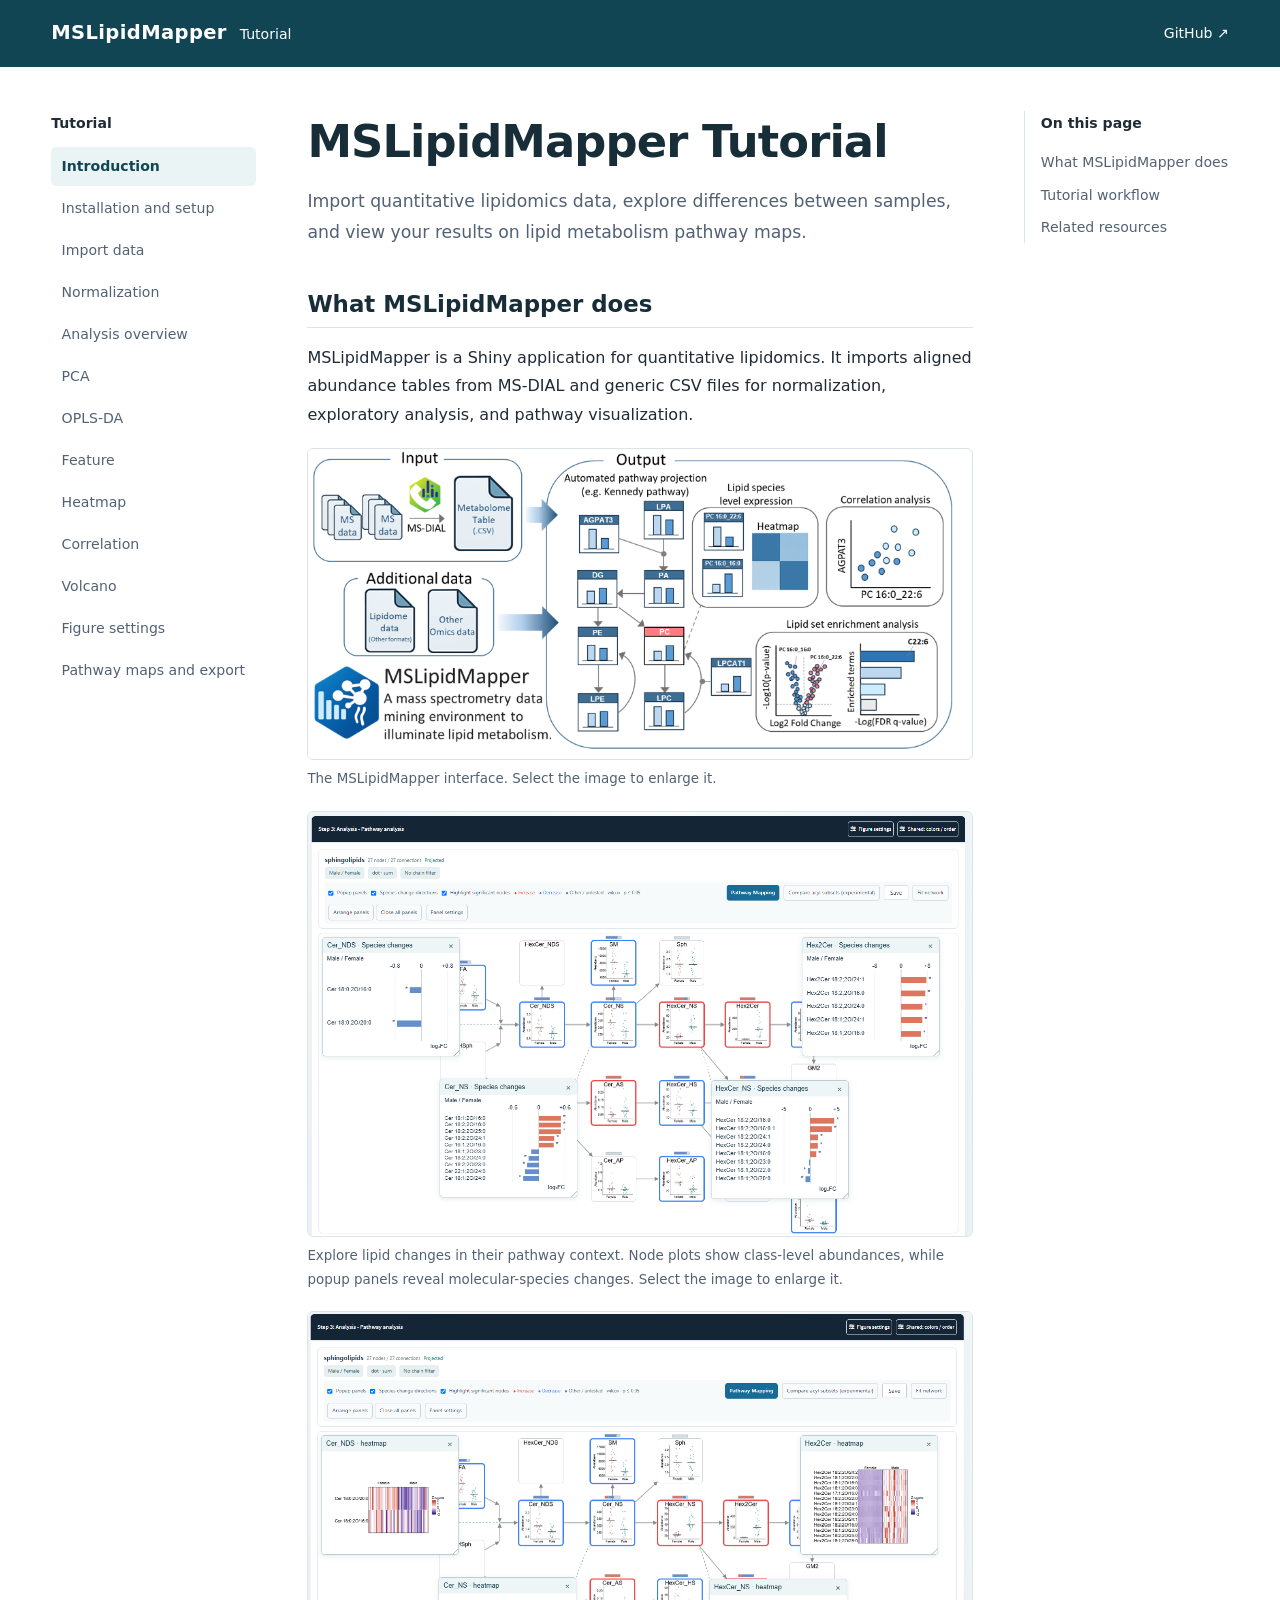
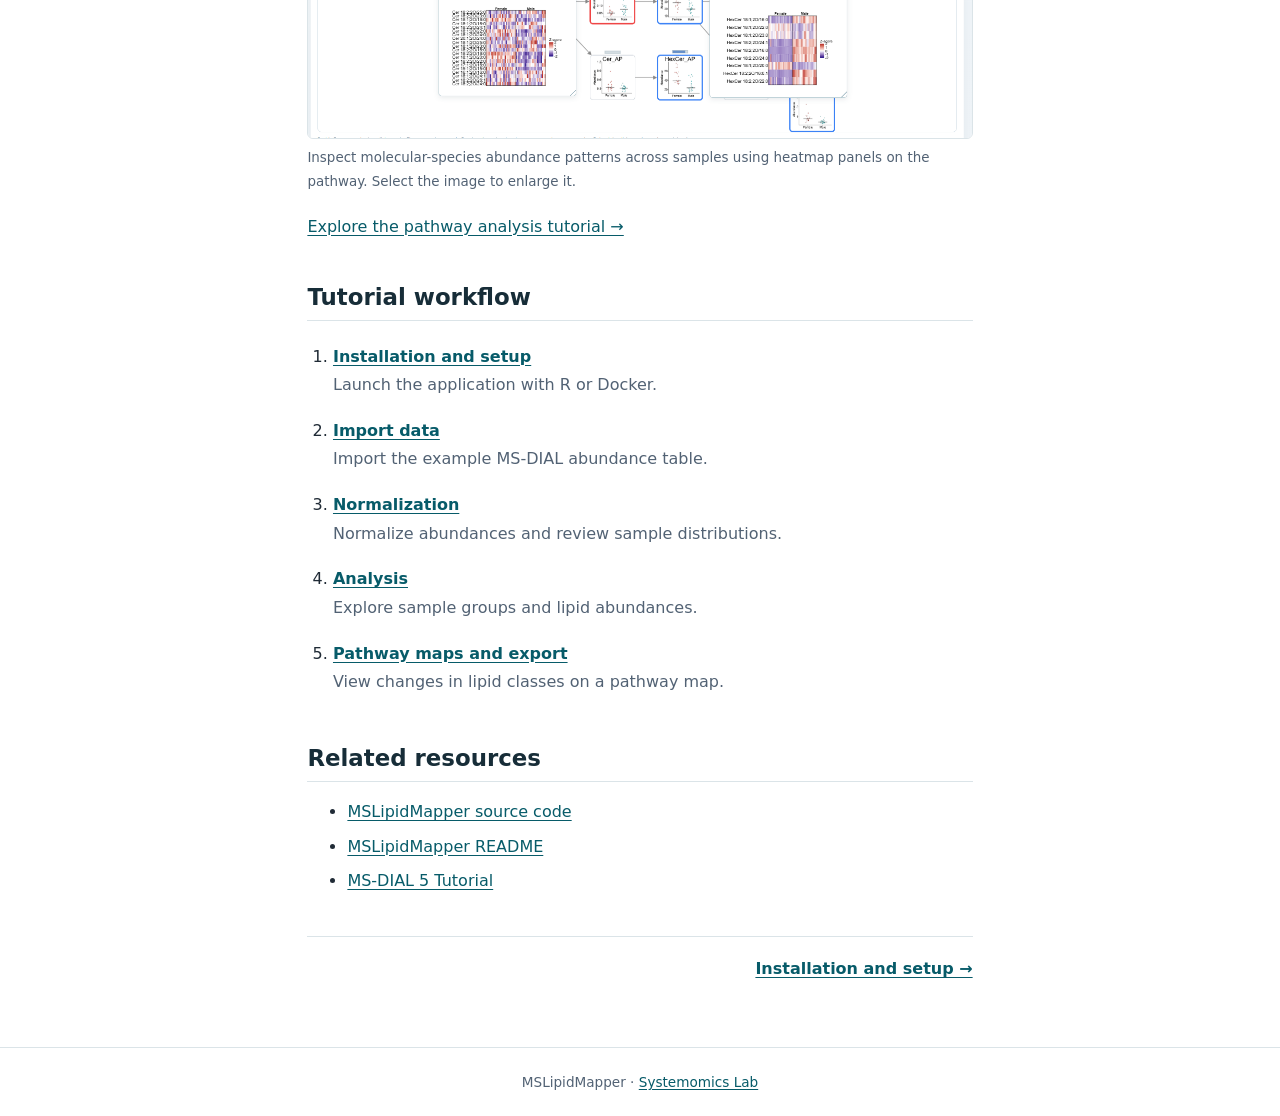
<file: index.html>
<!doctype html>
<html lang="en">
<head>
<meta charset="utf-8">
<meta name="viewport" content="width=device-width, initial-scale=1">
<meta name="description" content="Import quantitative lipidomics data, explore differences between samples, and view your results on lipid metabolism pathway maps.">
<title>MSLipidMapper Tutorial</title>
<link rel="stylesheet" href="assets/site.css">
</head>
<body>
<a class="skip" href="#content">Skip to main content</a>
<header><div class="top"><a class="brand" href="index.html"><strong>MSLipidMapper</strong><span>Tutorial</span></a><a class="source" href="https://github.com/systemsomicslab/MSLipidMapper">GitHub ↗</a></div></header>
<div class="layout">
<nav class="chapters" aria-label="Chapters"><p>Tutorial</p><a href="index.html" aria-current="page">Introduction</a>
<a href="setup.html">Installation and setup</a>
<a href="import.html">Import data</a>
<a href="normalization.html">Normalization</a>
<a href="analysis.html">Analysis overview</a>
<a href="pca.html">PCA</a>
<a href="oplsda.html">OPLS-DA</a>
<a href="feature.html">Feature</a>
<a href="heatmap.html">Heatmap</a>
<a href="correlation.html">Correlation</a>
<a href="volcano.html">Volcano</a>
<a href="figure-settings.html">Figure settings</a>
<a href="pathway.html">Pathway maps and export</a>
</nav>
<main id="content">
<h1>MSLipidMapper Tutorial</h1>
<p class="lead">Import quantitative lipidomics data, explore differences between samples, and view your results on lipid metabolism pathway maps.</p>
<section aria-labelledby="overview"><h2 id="overview">What MSLipidMapper does</h2><p>MSLipidMapper is a Shiny application for quantitative lipidomics. It imports aligned abundance tables from MS-DIAL and generic CSV files for normalization, exploratory analysis, and pathway visualization.</p><figure><a href="assets/overview.png"><img src="assets/overview.png" alt="MSLipidMapper application interface" loading="lazy"></a><figcaption>The MSLipidMapper interface. Select the image to enlarge it.</figcaption></figure>
<figure><a href="assets/pathway-popup-panels.png"><img src="assets/pathway-popup-panels.png" alt="Mapped sphingolipid pathway with abundance plots inside lipid class nodes and popup panels comparing molecular-species changes between Male and Female samples."></a><figcaption>Explore lipid changes in their pathway context. Node plots show class-level abundances, while popup panels reveal molecular-species changes. Select the image to enlarge it.</figcaption></figure><figure><a href="assets/pathway-popup-heatmaps.png"><img src="assets/pathway-popup-heatmaps.png" alt="Mapped sphingolipid pathway with heatmap popup panels showing molecular-species abundance patterns across Female and Male samples." loading="lazy"></a><figcaption>Inspect molecular-species abundance patterns across samples using heatmap panels on the pathway. Select the image to enlarge it.</figcaption></figure>
<p><a href="pathway.html">Explore the pathway analysis tutorial →</a></p>
</section>
<section aria-labelledby="workflow"><h2 id="workflow">Tutorial workflow</h2><ol class="workflow"><li><a href="setup.html">Installation and setup</a><span>Launch the application with R or Docker.</span></li><li><a href="import.html">Import data</a><span>Import the example MS-DIAL abundance table.</span></li><li><a href="normalization.html">Normalization</a><span>Normalize abundances and review sample distributions.</span></li><li><a href="analysis.html">Analysis</a><span>Explore sample groups and lipid abundances.</span></li><li><a href="pathway.html">Pathway maps and export</a><span>View changes in lipid classes on a pathway map.</span></li></ol></section>
<section aria-labelledby="resources"><h2 id="resources">Related resources</h2><ul><li><a href="https://github.com/systemsomicslab/MSLipidMapper">MSLipidMapper source code</a></li><li><a href="https://github.com/systemsomicslab/MSLipidMapper/blob/178a6e9c1d9c809c4e57834aca4fce86e7451503/README.md">MSLipidMapper README</a></li><li><a href="https://systemsomicslab.github.io/msdial5tutorial/">MS-DIAL 5 Tutorial</a></li></ul></section>
<nav class="pager" aria-label="Previous and next chapters"><span></span><a href="setup.html">Installation and setup →</a></nav>
</main>
<nav class="toc" aria-label="Page contents"><p>On this page</p><a href="#overview">What MSLipidMapper does</a>
<a href="#workflow">Tutorial workflow</a>
<a href="#resources">Related resources</a></nav>
</div>
<footer>MSLipidMapper · <a href="https://github.com/systemsomicslab">Systemomics Lab</a></footer>
</body>
</html>
</file>
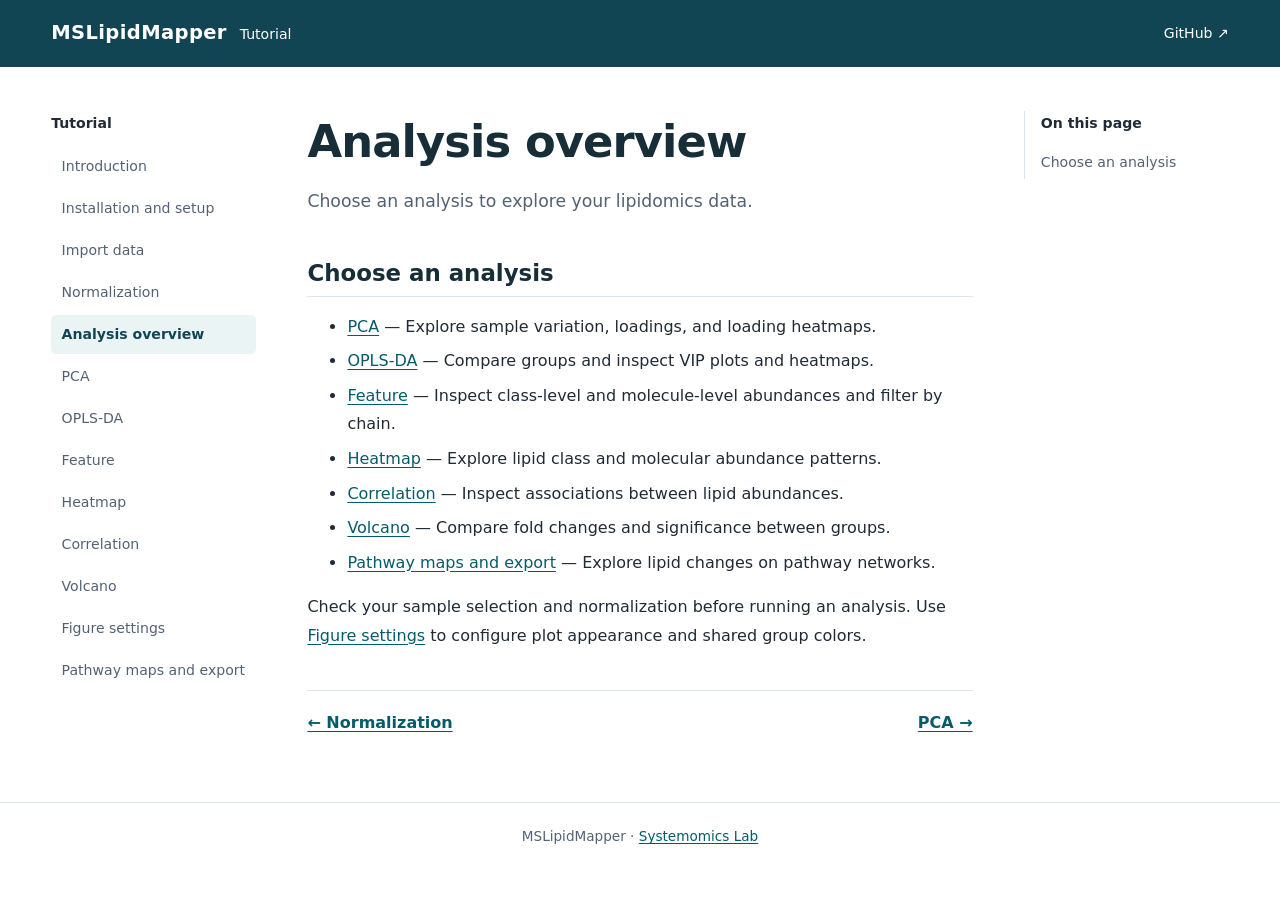
<file: analysis.html>
<!doctype html>
<html lang="en">
<head>
<meta charset="utf-8">
<meta name="viewport" content="width=device-width, initial-scale=1">
<meta name="description" content="Choose an analysis to explore your lipidomics data.">
<title>Analysis overview | MSLipidMapper Tutorial</title>
<link rel="stylesheet" href="assets/site.css">
</head>
<body>
<a class="skip" href="#content">Skip to main content</a>
<header><div class="top"><a class="brand" href="index.html"><strong>MSLipidMapper</strong><span>Tutorial</span></a><a class="source" href="https://github.com/systemsomicslab/MSLipidMapper">GitHub ↗</a></div></header>
<div class="layout">
<nav class="chapters" aria-label="Chapters"><p>Tutorial</p><a href="index.html">Introduction</a>
<a href="setup.html">Installation and setup</a>
<a href="import.html">Import data</a>
<a href="normalization.html">Normalization</a>
<a href="analysis.html" aria-current="page">Analysis overview</a>
<a href="pca.html">PCA</a>
<a href="oplsda.html">OPLS-DA</a>
<a href="feature.html">Feature</a>
<a href="heatmap.html">Heatmap</a>
<a href="correlation.html">Correlation</a>
<a href="volcano.html">Volcano</a>
<a href="figure-settings.html">Figure settings</a>
<a href="pathway.html">Pathway maps and export</a>
</nav>
<main id="content">
<h1>Analysis overview</h1>
<p class="lead">Choose an analysis to explore your lipidomics data.</p>
<section aria-labelledby="choose-analysis"><h2 id="choose-analysis">Choose an analysis</h2>
<ul><li><a href="pca.html">PCA</a> — Explore sample variation, loadings, and loading heatmaps.</li><li><a href="oplsda.html">OPLS-DA</a> — Compare groups and inspect VIP plots and heatmaps.</li><li><a href="feature.html">Feature</a> — Inspect class-level and molecule-level abundances and filter by chain.</li><li><a href="heatmap.html">Heatmap</a> — Explore lipid class and molecular abundance patterns.</li><li><a href="correlation.html">Correlation</a> — Inspect associations between lipid abundances.</li><li><a href="volcano.html">Volcano</a> — Compare fold changes and significance between groups.</li><li><a href="pathway.html">Pathway maps and export</a> — Explore lipid changes on pathway networks.</li></ul>
<p>Check your sample selection and normalization before running an analysis. Use <a href="figure-settings.html">Figure settings</a> to configure plot appearance and shared group colors.</p></section>
<nav class="pager" aria-label="Previous and next chapters"><a href="normalization.html">← Normalization</a><a href="pca.html">PCA →</a></nav>
</main>
<nav class="toc" aria-label="Page contents"><p>On this page</p><a href="#choose-analysis">Choose an analysis</a></nav>
</div>
<footer>MSLipidMapper · <a href="https://github.com/systemsomicslab">Systemomics Lab</a></footer>
</body>
</html>
</file>
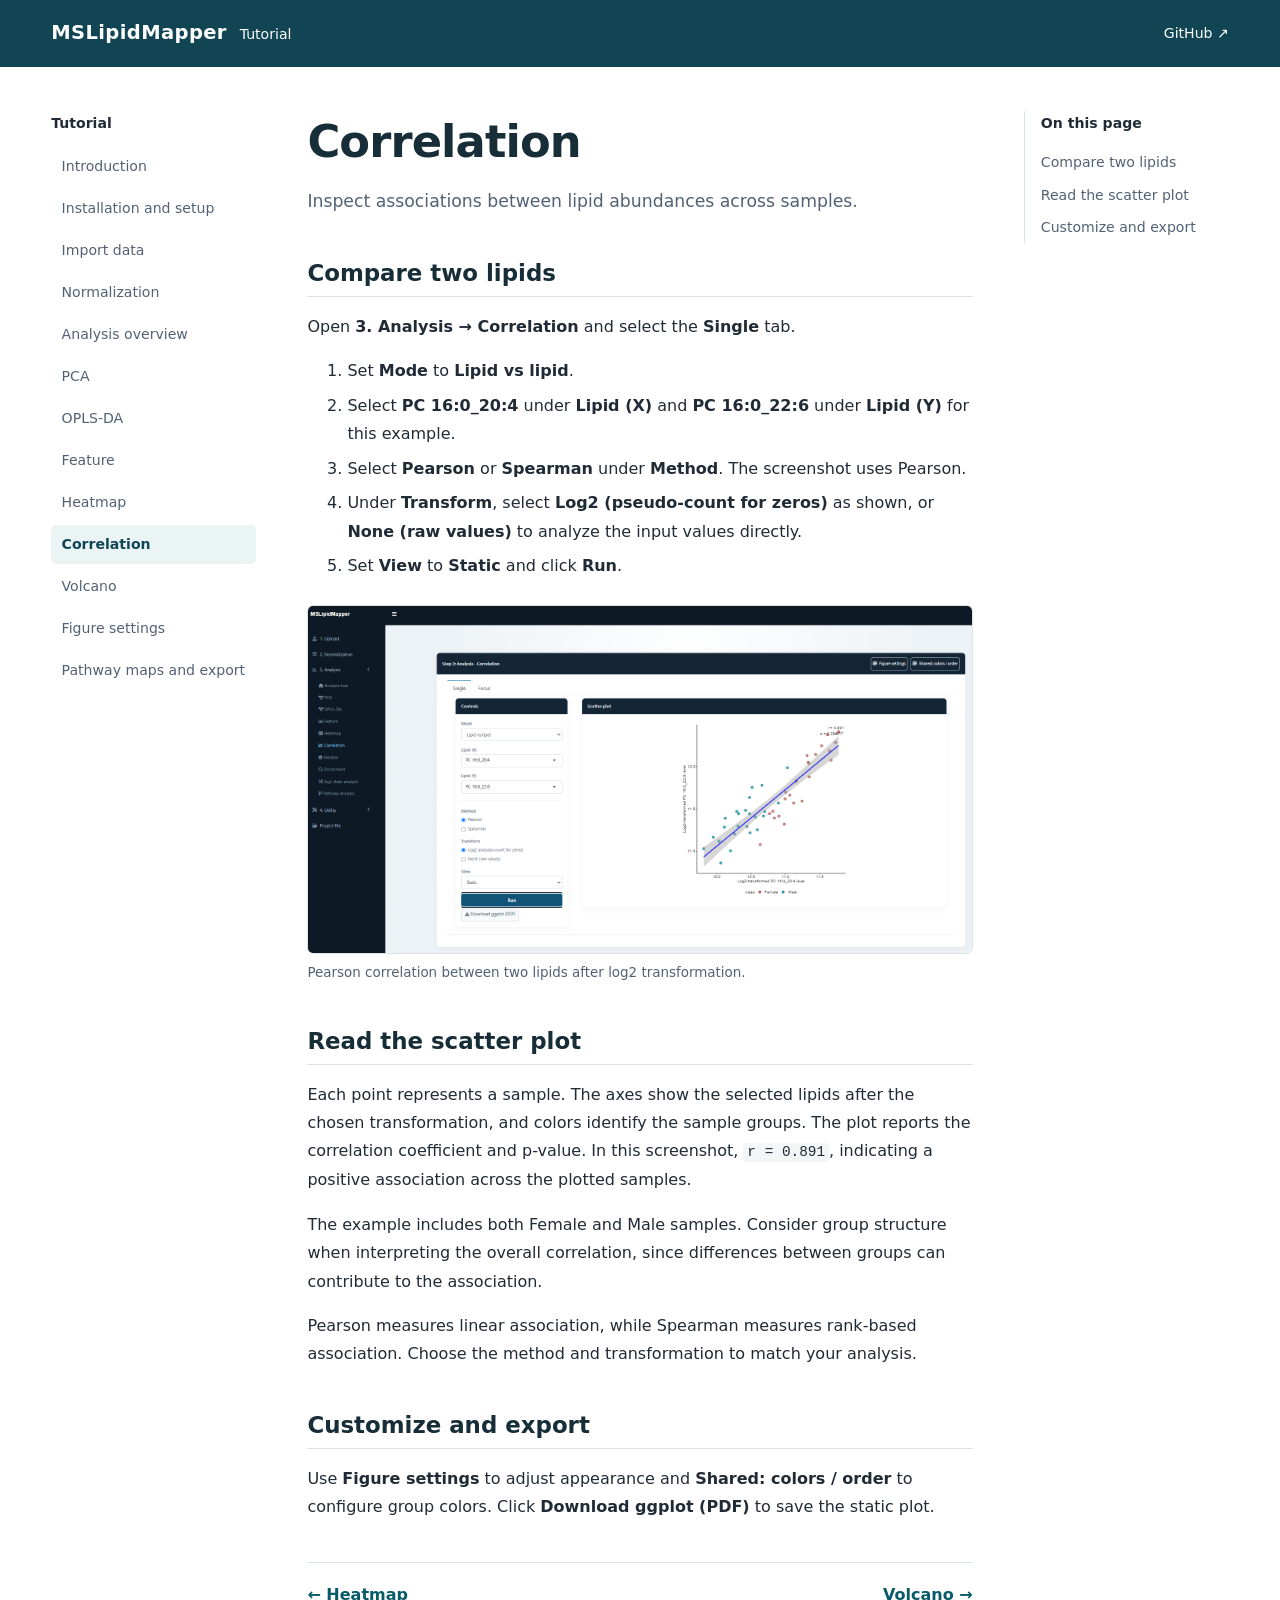
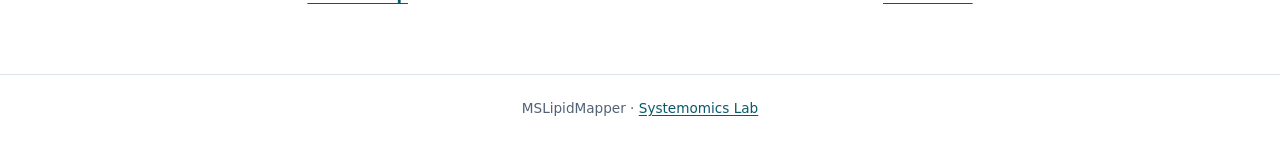
<file: correlation.html>
<!doctype html>
<html lang="en">
<head>
<meta charset="utf-8">
<meta name="viewport" content="width=device-width, initial-scale=1">
<meta name="description" content="Inspect associations between lipid abundances across samples.">
<title>Correlation | MSLipidMapper Tutorial</title>
<link rel="stylesheet" href="assets/site.css">
</head>
<body>
<a class="skip" href="#content">Skip to main content</a>
<header><div class="top"><a class="brand" href="index.html"><strong>MSLipidMapper</strong><span>Tutorial</span></a><a class="source" href="https://github.com/systemsomicslab/MSLipidMapper">GitHub ↗</a></div></header>
<div class="layout">
<nav class="chapters" aria-label="Chapters"><p>Tutorial</p><a href="index.html">Introduction</a>
<a href="setup.html">Installation and setup</a>
<a href="import.html">Import data</a>
<a href="normalization.html">Normalization</a>
<a href="analysis.html">Analysis overview</a>
<a href="pca.html">PCA</a>
<a href="oplsda.html">OPLS-DA</a>
<a href="feature.html">Feature</a>
<a href="heatmap.html">Heatmap</a>
<a href="correlation.html" aria-current="page">Correlation</a>
<a href="volcano.html">Volcano</a>
<a href="figure-settings.html">Figure settings</a>
<a href="pathway.html">Pathway maps and export</a>
</nav>
<main id="content"><h1>Correlation</h1><p class="lead">Inspect associations between lipid abundances across samples.</p><section aria-labelledby="single"><h2 id="single">Compare two lipids</h2>
<p>Open <strong>3. Analysis → Correlation</strong> and select the <strong>Single</strong> tab.</p>
<ol><li>Set <strong>Mode</strong> to <strong>Lipid vs lipid</strong>.</li><li>Select <strong>PC 16:0_20:4</strong> under <strong>Lipid (X)</strong> and <strong>PC 16:0_22:6</strong> under <strong>Lipid (Y)</strong> for this example.</li><li>Select <strong>Pearson</strong> or <strong>Spearman</strong> under <strong>Method</strong>. The screenshot uses Pearson.</li><li>Under <strong>Transform</strong>, select <strong>Log2 (pseudo-count for zeros)</strong> as shown, or <strong>None (raw values)</strong> to analyze the input values directly.</li><li>Set <strong>View</strong> to <strong>Static</strong> and click <strong>Run</strong>.</li></ol><figure class="screenshot"><a href="assets/correlation-single.png"><img src="assets/correlation-single.png" alt="Correlation Single tab comparing PC 16:0_20:4 and PC 16:0_22:6 using Pearson correlation and log2 transformation, with a scatter plot colored Female and Male." loading="lazy"></a><figcaption>Pearson correlation between two lipids after log2 transformation.</figcaption></figure></section><section aria-labelledby="interpret"><h2 id="interpret">Read the scatter plot</h2>
<p>Each point represents a sample. The axes show the selected lipids after the chosen transformation, and colors identify the sample groups. The plot reports the correlation coefficient and p-value. In this screenshot, <code>r = 0.891</code>, indicating a positive association across the plotted samples.</p>
<p>The example includes both Female and Male samples. Consider group structure when interpreting the overall correlation, since differences between groups can contribute to the association.</p>
<p>Pearson measures linear association, while Spearman measures rank-based association. Choose the method and transformation to match your analysis.</p></section>
<section aria-labelledby="export"><h2 id="export">Customize and export</h2>
<p>Use <strong>Figure settings</strong> to adjust appearance and <strong>Shared: colors / order</strong> to configure group colors. Click <strong>Download ggplot (PDF)</strong> to save the static plot.</p></section><nav class="pager" aria-label="Previous and next chapters"><a href="heatmap.html">← Heatmap</a><a href="volcano.html">Volcano →</a></nav></main>
<nav class="toc" aria-label="Page contents"><p>On this page</p><a href="#single">Compare two lipids</a><a href="#interpret">Read the scatter plot</a><a href="#export">Customize and export</a></nav>
</div>
<footer>MSLipidMapper · <a href="https://github.com/systemsomicslab">Systemomics Lab</a></footer>
</body>
</html>
</file>
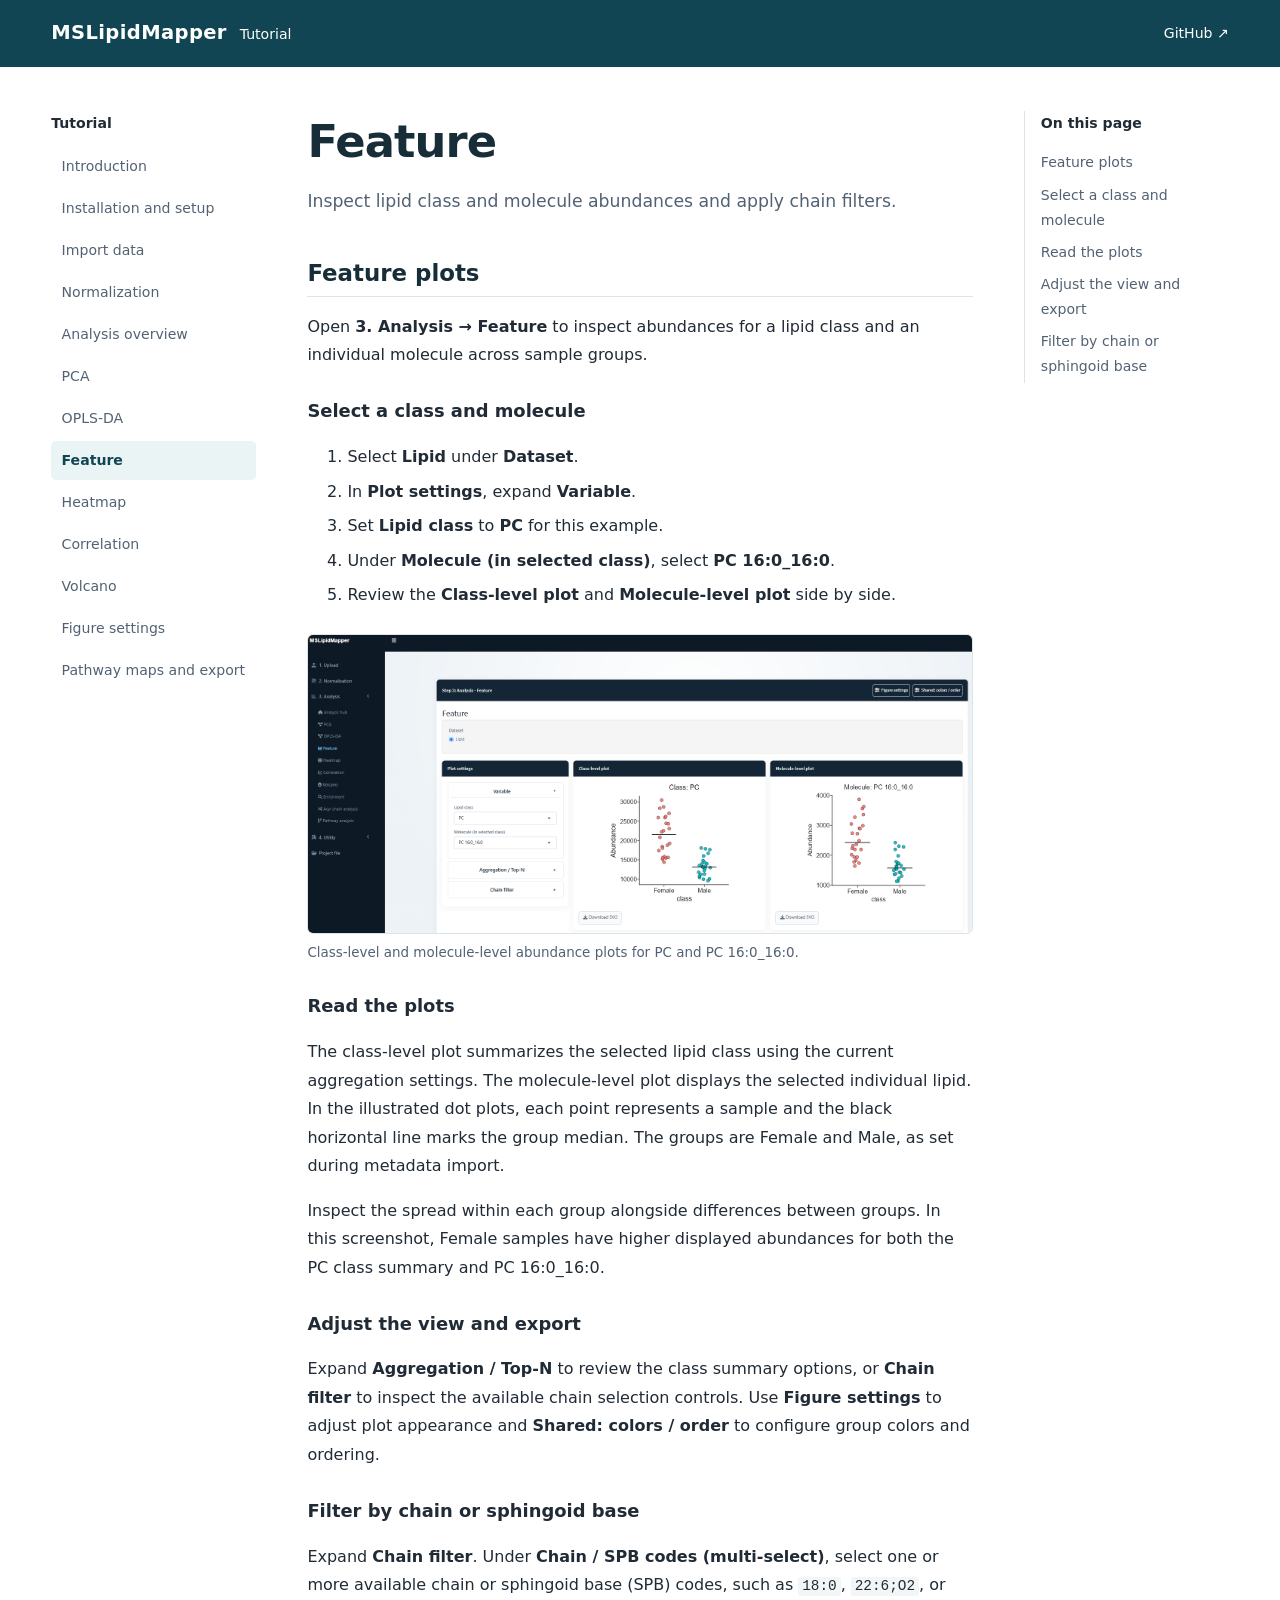
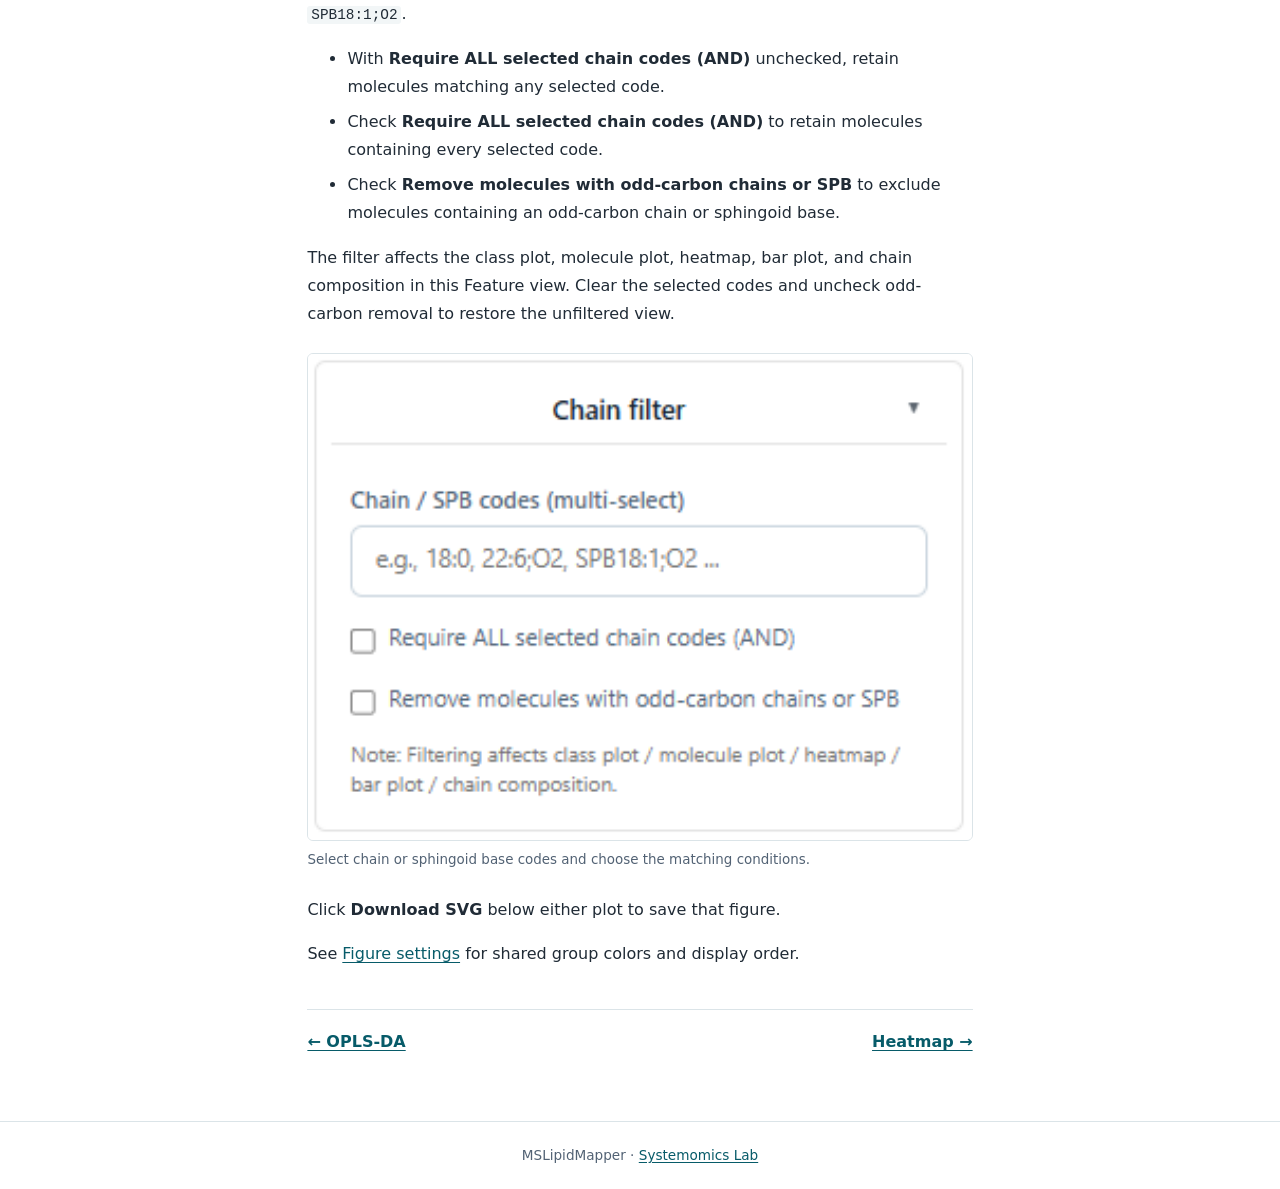
<file: feature.html>
<!doctype html>
<html lang="en">
<head>
<meta charset="utf-8">
<meta name="viewport" content="width=device-width, initial-scale=1">
<meta name="description" content="Inspect lipid class and molecule abundances and apply chain filters.">
<title>Feature | MSLipidMapper Tutorial</title>
<link rel="stylesheet" href="assets/site.css">
</head>
<body>
<a class="skip" href="#content">Skip to main content</a>
<header><div class="top"><a class="brand" href="index.html"><strong>MSLipidMapper</strong><span>Tutorial</span></a><a class="source" href="https://github.com/systemsomicslab/MSLipidMapper">GitHub ↗</a></div></header>
<div class="layout">
<nav class="chapters" aria-label="Chapters"><p>Tutorial</p><a href="index.html">Introduction</a>
<a href="setup.html">Installation and setup</a>
<a href="import.html">Import data</a>
<a href="normalization.html">Normalization</a>
<a href="analysis.html">Analysis overview</a>
<a href="pca.html">PCA</a>
<a href="oplsda.html">OPLS-DA</a>
<a href="feature.html" aria-current="page">Feature</a>
<a href="heatmap.html">Heatmap</a>
<a href="correlation.html">Correlation</a>
<a href="volcano.html">Volcano</a>
<a href="figure-settings.html">Figure settings</a>
<a href="pathway.html">Pathway maps and export</a>
</nav>
<main id="content">
<h1>Feature</h1>
<p class="lead">Inspect lipid class and molecule abundances and apply chain filters.</p>
<section aria-labelledby="feature">
<h2 id="feature">Feature plots</h2>
<p>Open <strong>3. Analysis → Feature</strong> to inspect abundances for a lipid class and an individual molecule across sample groups.</p>
<h3 id="select-a-class-and-molecule">Select a class and molecule</h3>
<ol><li>Select <strong>Lipid</strong> under <strong>Dataset</strong>.</li><li>In <strong>Plot settings</strong>, expand <strong>Variable</strong>.</li><li>Set <strong>Lipid class</strong> to <strong>PC</strong> for this example.</li><li>Under <strong>Molecule (in selected class)</strong>, select <strong>PC 16:0_16:0</strong>.</li><li>Review the <strong>Class-level plot</strong> and <strong>Molecule-level plot</strong> side by side.</li></ol>
<figure class="screenshot"><a href="assets/feature-class-molecule.png"><img src="assets/feature-class-molecule.png" alt="Feature page with PC selected as the lipid class and PC 16:0_16:0 selected as the molecule, showing class-level and molecule-level abundance plots for Female and Male samples." loading="lazy"></a><figcaption>Class-level and molecule-level abundance plots for PC and PC 16:0_16:0.</figcaption></figure>
<h3 id="read-the-plots">Read the plots</h3>
<p>The class-level plot summarizes the selected lipid class using the current aggregation settings. The molecule-level plot displays the selected individual lipid. In the illustrated dot plots, each point represents a sample and the black horizontal line marks the group median. The groups are Female and Male, as set during metadata import.</p>
<p>Inspect the spread within each group alongside differences between groups. In this screenshot, Female samples have higher displayed abundances for both the PC class summary and PC 16:0_16:0.</p>
<h3 id="adjust-the-view-and-export">Adjust the view and export</h3>
<p>Expand <strong>Aggregation / Top-N</strong> to review the class summary options, or <strong>Chain filter</strong> to inspect the available chain selection controls. Use <strong>Figure settings</strong> to adjust plot appearance and <strong>Shared: colors / order</strong> to configure group colors and ordering.</p>
<h3 id="filter-by-chain-or-sphingoid-base">Filter by chain or sphingoid base</h3>
<p>Expand <strong>Chain filter</strong>. Under <strong>Chain / SPB codes (multi-select)</strong>, select one or more available chain or sphingoid base (SPB) codes, such as <code>18:0</code>, <code>22:6;O2</code>, or <code>SPB18:1;O2</code>.</p>
<ul><li>With <strong>Require ALL selected chain codes (AND)</strong> unchecked, retain molecules matching any selected code.</li><li>Check <strong>Require ALL selected chain codes (AND)</strong> to retain molecules containing every selected code.</li><li>Check <strong>Remove molecules with odd-carbon chains or SPB</strong> to exclude molecules containing an odd-carbon chain or sphingoid base.</li></ul>
<p>The filter affects the class plot, molecule plot, heatmap, bar plot, and chain composition in this Feature view. Clear the selected codes and uncheck odd-carbon removal to restore the unfiltered view.</p>
<figure class="screenshot"><a href="assets/feature-chain-filter.png"><img src="assets/feature-chain-filter.png" alt="Chain filter with a multi-select chain and SPB code field, an AND matching checkbox, and an odd-carbon exclusion checkbox." loading="lazy"></a><figcaption>Select chain or sphingoid base codes and choose the matching conditions.</figcaption></figure>
<p>Click <strong>Download SVG</strong> below either plot to save that figure.</p>
</section><p>See <a href="figure-settings.html">Figure settings</a> for shared group colors and display order.</p>
<nav class="pager" aria-label="Previous and next chapters"><a href="oplsda.html">← OPLS-DA</a><a href="heatmap.html">Heatmap →</a></nav>
</main>
<nav class="toc" aria-label="Page contents"><p>On this page</p><a href="#feature">Feature plots</a><a href="#select-a-class-and-molecule">Select a class and molecule</a><a href="#read-the-plots">Read the plots</a><a href="#adjust-the-view-and-export">Adjust the view and export</a><a href="#filter-by-chain-or-sphingoid-base">Filter by chain or sphingoid base</a></nav>
</div>
<footer>MSLipidMapper · <a href="https://github.com/systemsomicslab">Systemomics Lab</a></footer>
</body>
</html>
</file>
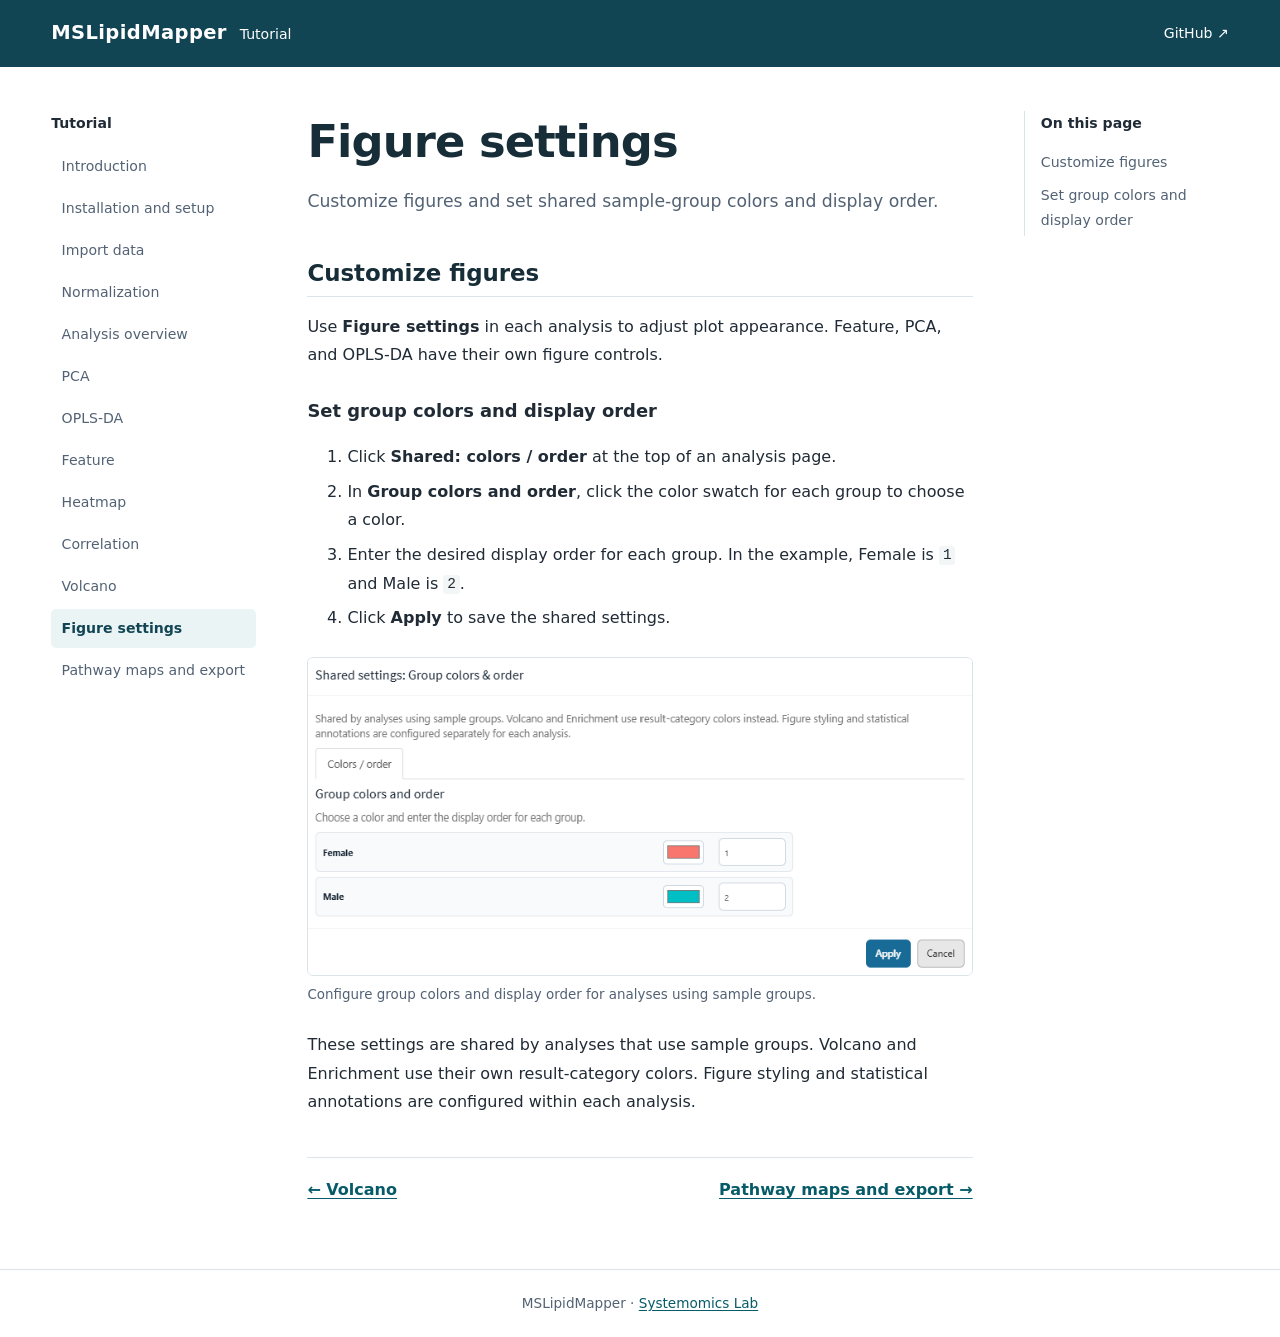
<file: figure-settings.html>
<!doctype html>
<html lang="en">
<head>
<meta charset="utf-8">
<meta name="viewport" content="width=device-width, initial-scale=1">
<meta name="description" content="Customize figures and set shared sample-group colors and display order.">
<title>Figure settings | MSLipidMapper Tutorial</title>
<link rel="stylesheet" href="assets/site.css">
</head>
<body>
<a class="skip" href="#content">Skip to main content</a>
<header><div class="top"><a class="brand" href="index.html"><strong>MSLipidMapper</strong><span>Tutorial</span></a><a class="source" href="https://github.com/systemsomicslab/MSLipidMapper">GitHub ↗</a></div></header>
<div class="layout">
<nav class="chapters" aria-label="Chapters"><p>Tutorial</p><a href="index.html">Introduction</a>
<a href="setup.html">Installation and setup</a>
<a href="import.html">Import data</a>
<a href="normalization.html">Normalization</a>
<a href="analysis.html">Analysis overview</a>
<a href="pca.html">PCA</a>
<a href="oplsda.html">OPLS-DA</a>
<a href="feature.html">Feature</a>
<a href="heatmap.html">Heatmap</a>
<a href="correlation.html">Correlation</a>
<a href="volcano.html">Volcano</a>
<a href="figure-settings.html" aria-current="page">Figure settings</a>
<a href="pathway.html">Pathway maps and export</a>
</nav>
<main id="content">
<h1>Figure settings</h1>
<p class="lead">Customize figures and set shared sample-group colors and display order.</p>
<section aria-labelledby="figures">
<h2 id="figures">Customize figures</h2>
<p>Use <strong>Figure settings</strong> in each analysis to adjust plot appearance. Feature, PCA, and OPLS-DA have their own figure controls.</p>
<h3 id="set-group-colors-and-display-order">Set group colors and display order</h3>
<ol><li>Click <strong>Shared: colors / order</strong> at the top of an analysis page.</li><li>In <strong>Group colors and order</strong>, click the color swatch for each group to choose a color.</li><li>Enter the desired display order for each group. In the example, Female is <code>1</code> and Male is <code>2</code>.</li><li>Click <strong>Apply</strong> to save the shared settings.</li></ol>
<figure class="screenshot"><a href="assets/shared-colors-order.png"><img src="assets/shared-colors-order.png" alt="Shared group colors and order dialog with Female assigned coral and order 1, Male assigned teal and order 2, and Apply and Cancel buttons." loading="lazy"></a><figcaption>Configure group colors and display order for analyses using sample groups.</figcaption></figure>
<p>These settings are shared by analyses that use sample groups. Volcano and Enrichment use their own result-category colors. Figure styling and statistical annotations are configured within each analysis.</p>
</section>
<nav class="pager" aria-label="Previous and next chapters"><a href="volcano.html">← Volcano</a><a href="pathway.html">Pathway maps and export →</a></nav>
</main>
<nav class="toc" aria-label="Page contents"><p>On this page</p><a href="#figures">Customize figures</a><a href="#set-group-colors-and-display-order">Set group colors and display order</a></nav>
</div>
<footer>MSLipidMapper · <a href="https://github.com/systemsomicslab">Systemomics Lab</a></footer>
</body>
</html>
</file>
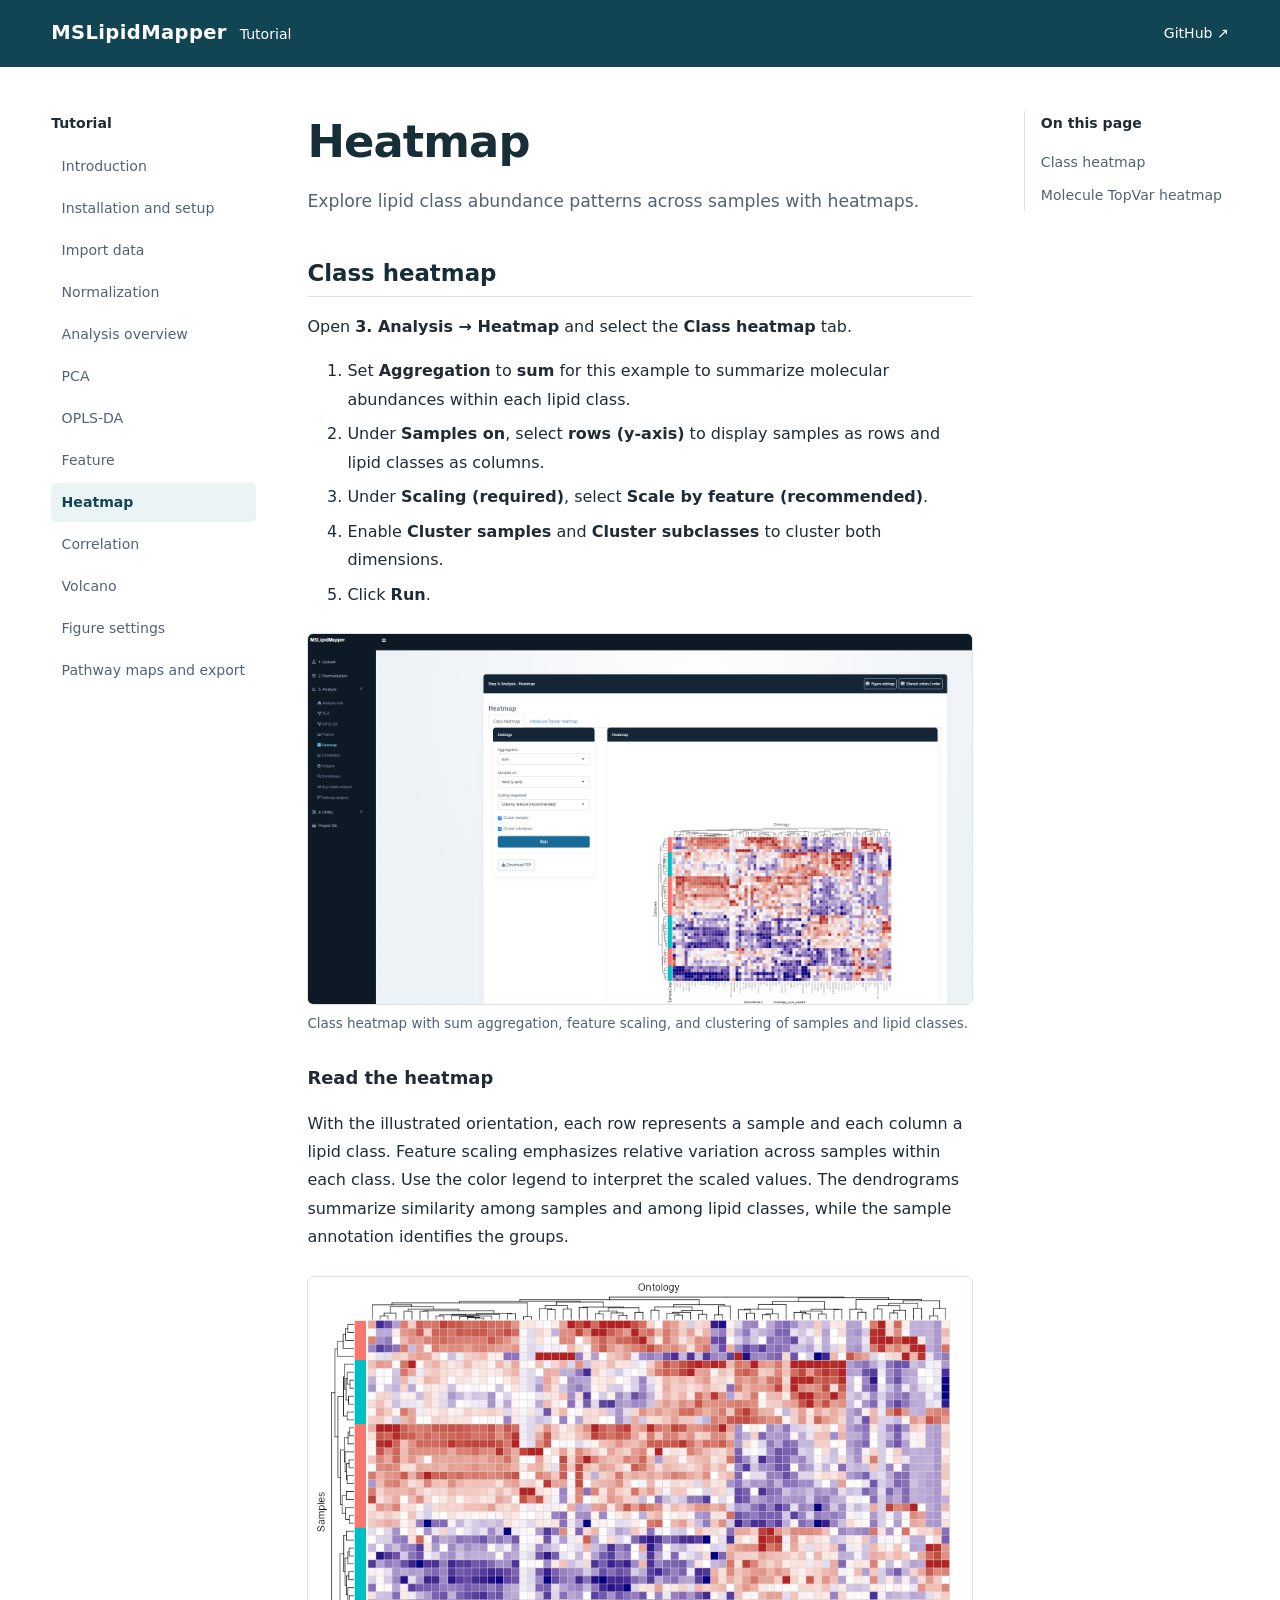
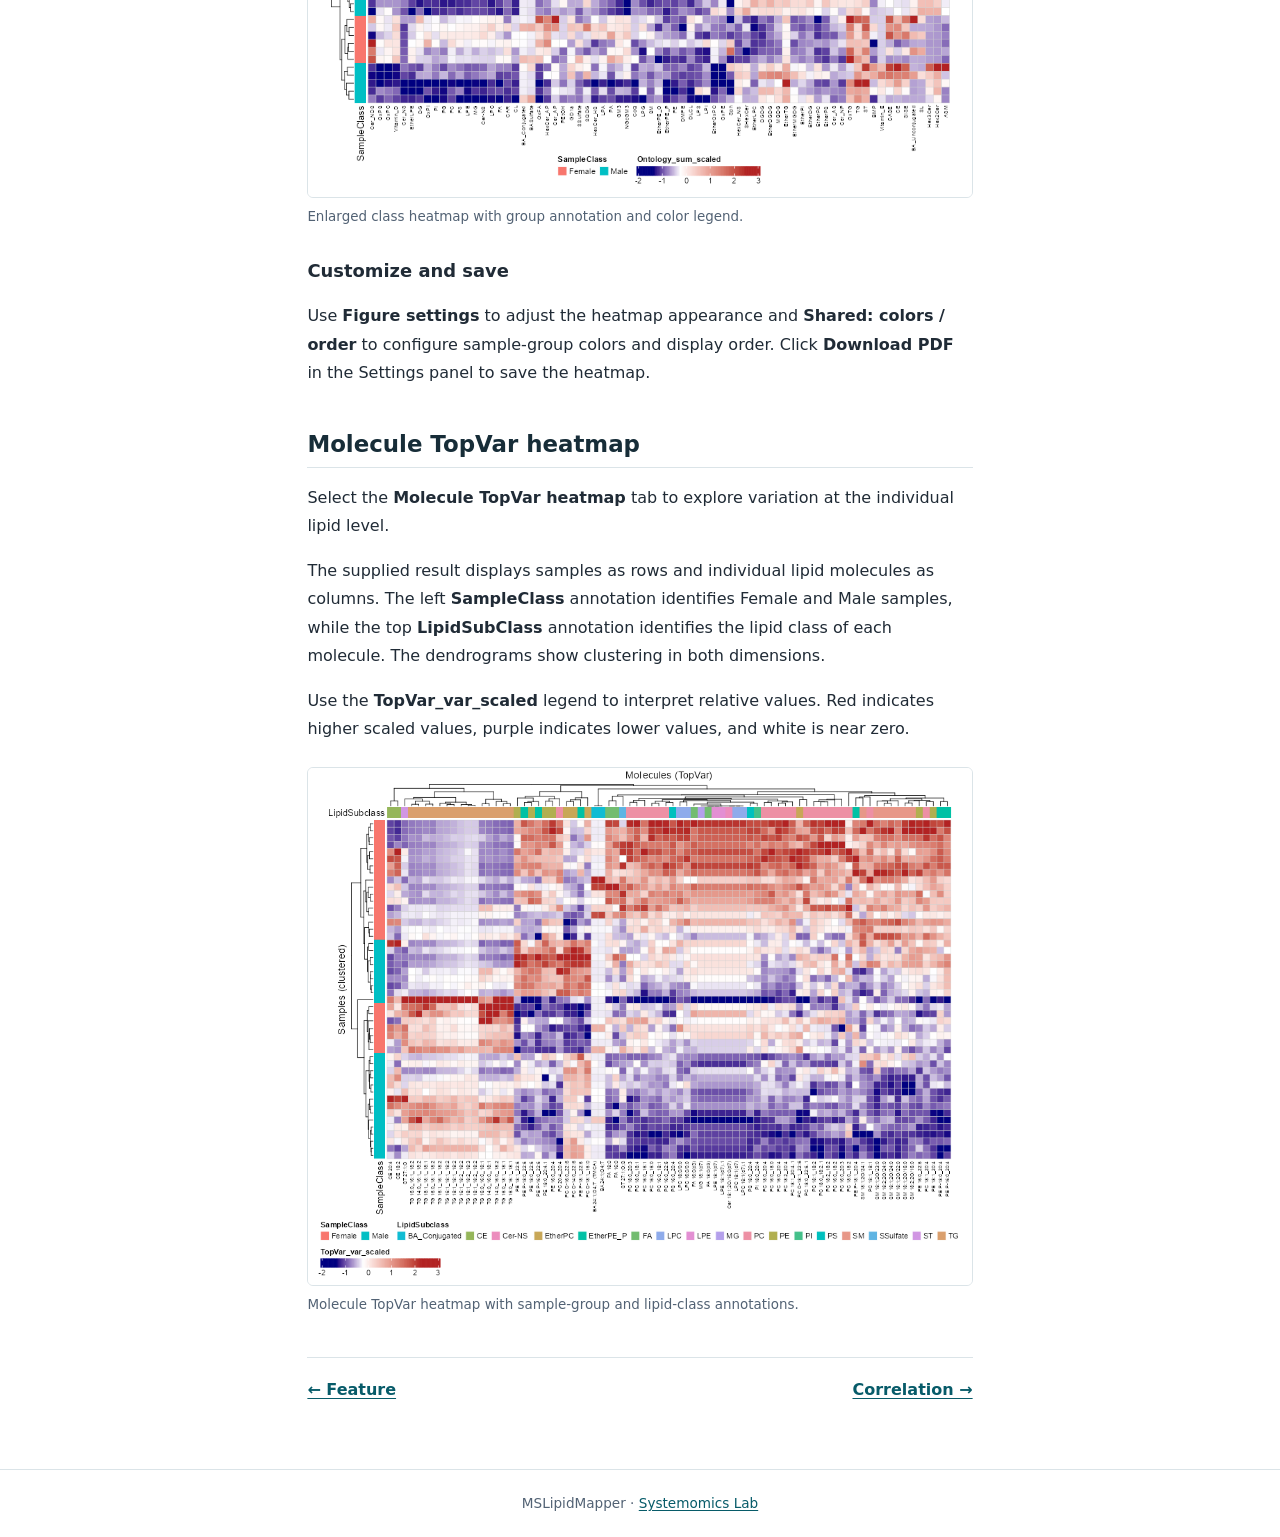
<file: heatmap.html>
<!doctype html>
<html lang="en">
<head>
<meta charset="utf-8">
<meta name="viewport" content="width=device-width, initial-scale=1">
<meta name="description" content="Explore lipid class and molecule abundance patterns with heatmaps.">
<title>Heatmap | MSLipidMapper Tutorial</title>
<link rel="stylesheet" href="assets/site.css">
</head>
<body>
<a class="skip" href="#content">Skip to main content</a>
<header><div class="top"><a class="brand" href="index.html"><strong>MSLipidMapper</strong><span>Tutorial</span></a><a class="source" href="https://github.com/systemsomicslab/MSLipidMapper">GitHub ↗</a></div></header>
<div class="layout">
<nav class="chapters" aria-label="Chapters"><p>Tutorial</p><a href="index.html">Introduction</a>
<a href="setup.html">Installation and setup</a>
<a href="import.html">Import data</a>
<a href="normalization.html">Normalization</a>
<a href="analysis.html">Analysis overview</a>
<a href="pca.html">PCA</a>
<a href="oplsda.html">OPLS-DA</a>
<a href="feature.html">Feature</a>
<a href="heatmap.html" aria-current="page">Heatmap</a>
<a href="correlation.html">Correlation</a>
<a href="volcano.html">Volcano</a>
<a href="figure-settings.html">Figure settings</a>
<a href="pathway.html">Pathway maps and export</a>
</nav>
<main id="content"><h1>Heatmap</h1>
<p class="lead">Explore lipid class abundance patterns across samples with heatmaps.</p>
<section aria-labelledby="class-heatmap"><h2 id="class-heatmap">Class heatmap</h2>
<p>Open <strong>3. Analysis → Heatmap</strong> and select the <strong>Class heatmap</strong> tab.</p>
<ol><li>Set <strong>Aggregation</strong> to <strong>sum</strong> for this example to summarize molecular abundances within each lipid class.</li><li>Under <strong>Samples on</strong>, select <strong>rows (y-axis)</strong> to display samples as rows and lipid classes as columns.</li><li>Under <strong>Scaling (required)</strong>, select <strong>Scale by feature (recommended)</strong>.</li><li>Enable <strong>Cluster samples</strong> and <strong>Cluster subclasses</strong> to cluster both dimensions.</li><li>Click <strong>Run</strong>.</li></ol>
<figure class="screenshot"><a href="assets/heatmap-class.png"><img src="assets/heatmap-class.png" alt="Class heatmap settings with sum aggregation, samples on rows, scaling by feature, and sample and subclass clustering enabled, beside the resulting clustered heatmap." loading="lazy"></a><figcaption>Class heatmap with sum aggregation, feature scaling, and clustering of samples and lipid classes.</figcaption></figure>
<h3>Read the heatmap</h3>
<p>With the illustrated orientation, each row represents a sample and each column a lipid class. Feature scaling emphasizes relative variation across samples within each class. Use the color legend to interpret the scaled values. The dendrograms summarize similarity among samples and among lipid classes, while the sample annotation identifies the groups.</p>
<figure class="screenshot"><a href="assets/heatmap-class-detail.png"><img src="assets/heatmap-class-detail.png" alt="Class heatmap with samples in rows, Ontology classes in columns, Female and Male sample annotations, and a scaled abundance legend." loading="lazy"></a><figcaption>Enlarged class heatmap with group annotation and color legend.</figcaption></figure><h3>Customize and save</h3>
<p>Use <strong>Figure settings</strong> to adjust the heatmap appearance and <strong>Shared: colors / order</strong> to configure sample-group colors and display order. Click <strong>Download PDF</strong> in the Settings panel to save the heatmap.</p>
</section>
<section aria-labelledby="molecule-heatmap"><h2 id="molecule-heatmap">Molecule TopVar heatmap</h2>
<p>Select the <strong>Molecule TopVar heatmap</strong> tab to explore variation at the individual lipid level.</p>
<p>The supplied result displays samples as rows and individual lipid molecules as columns. The left <strong>SampleClass</strong> annotation identifies Female and Male samples, while the top <strong>LipidSubClass</strong> annotation identifies the lipid class of each molecule. The dendrograms show clustering in both dimensions.</p>
<p>Use the <strong>TopVar_var_scaled</strong> legend to interpret relative values. Red indicates higher scaled values, purple indicates lower values, and white is near zero.</p><figure class="screenshot"><a href="assets/heatmap-molecule-result.png"><img src="assets/heatmap-molecule-result.png" alt="Molecules TopVar heatmap with clustered samples in rows, lipid molecules in columns, SampleClass and LipidSubClass annotations, and a scaled-value color legend." loading="lazy"></a><figcaption>Molecule TopVar heatmap with sample-group and lipid-class annotations.</figcaption></figure>
</section><nav class="pager" aria-label="Previous and next chapters"><a href="feature.html">← Feature</a><a href="correlation.html">Correlation →</a></nav></main>
<nav class="toc" aria-label="Page contents"><p>On this page</p><a href="#class-heatmap">Class heatmap</a><a href="#molecule-heatmap">Molecule TopVar heatmap</a></nav>
</div>
<footer>MSLipidMapper · <a href="https://github.com/systemsomicslab">Systemomics Lab</a></footer>
</body>
</html>
</file>
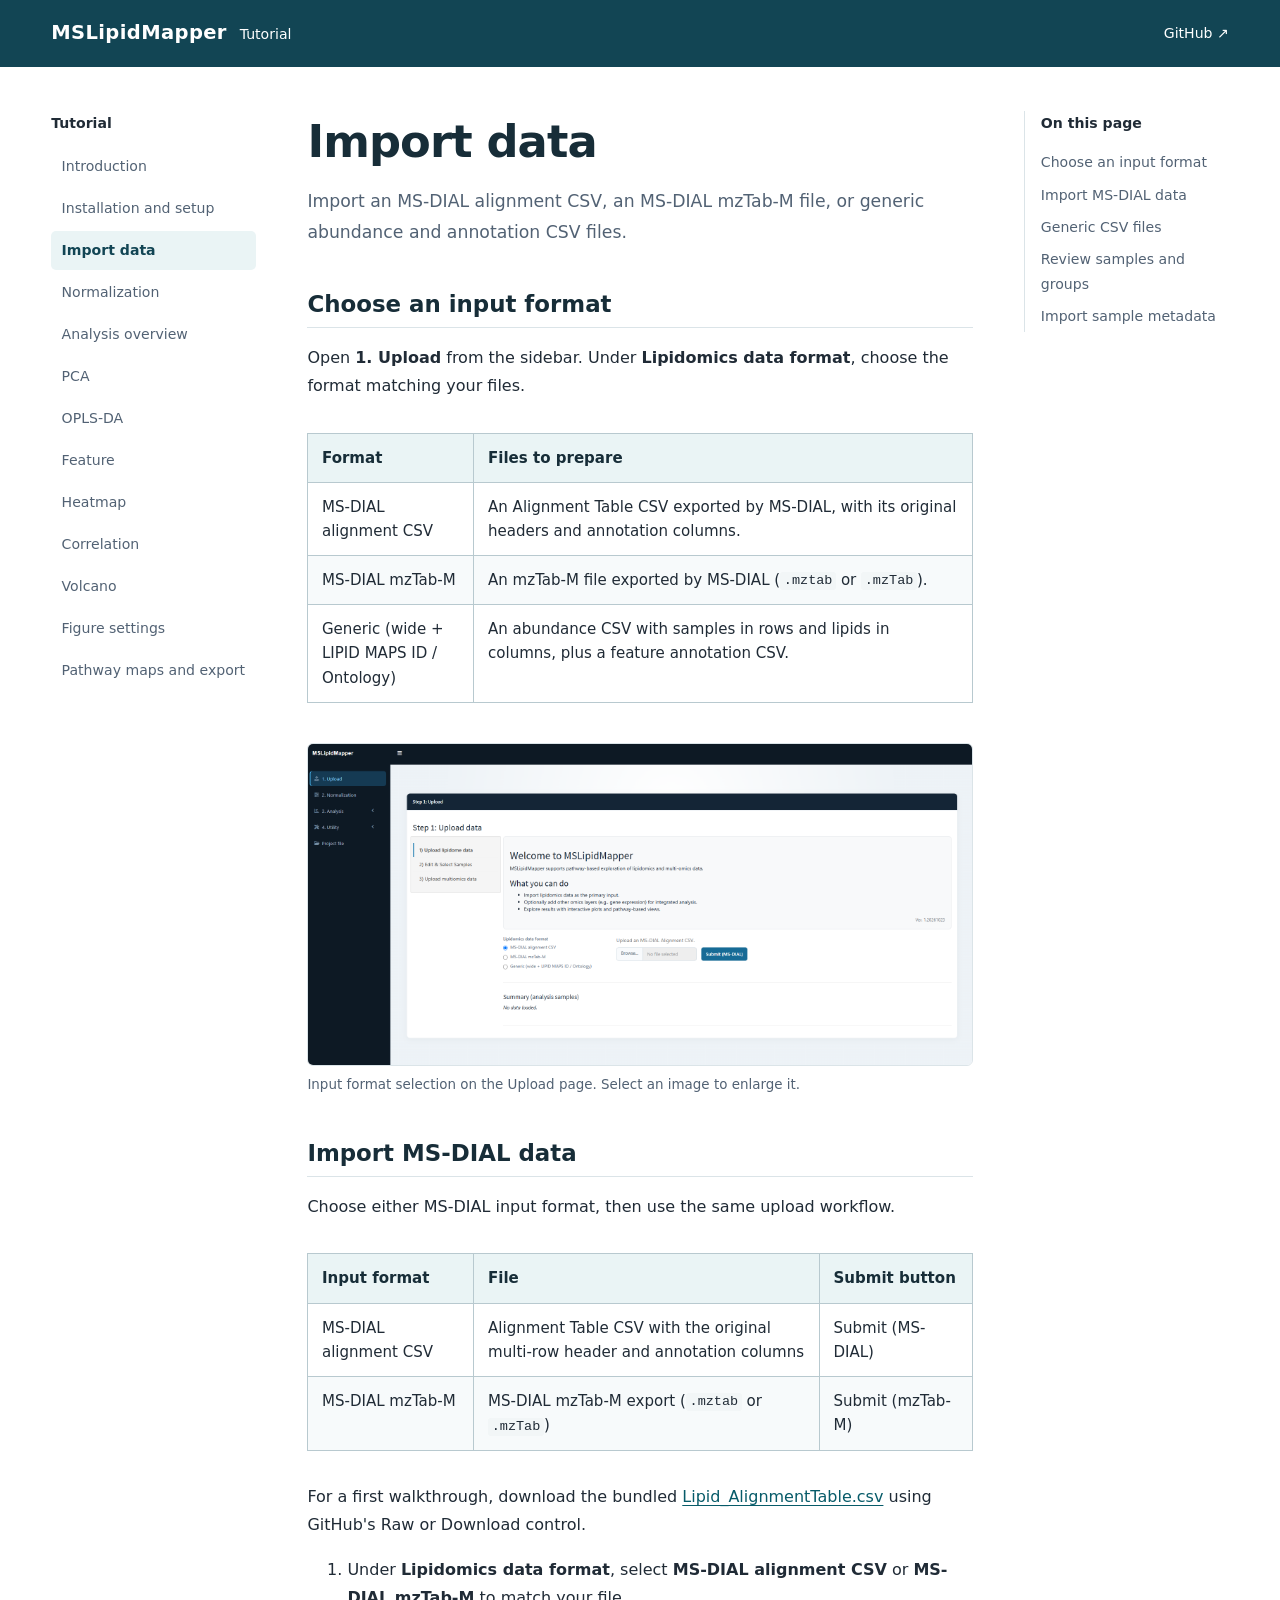
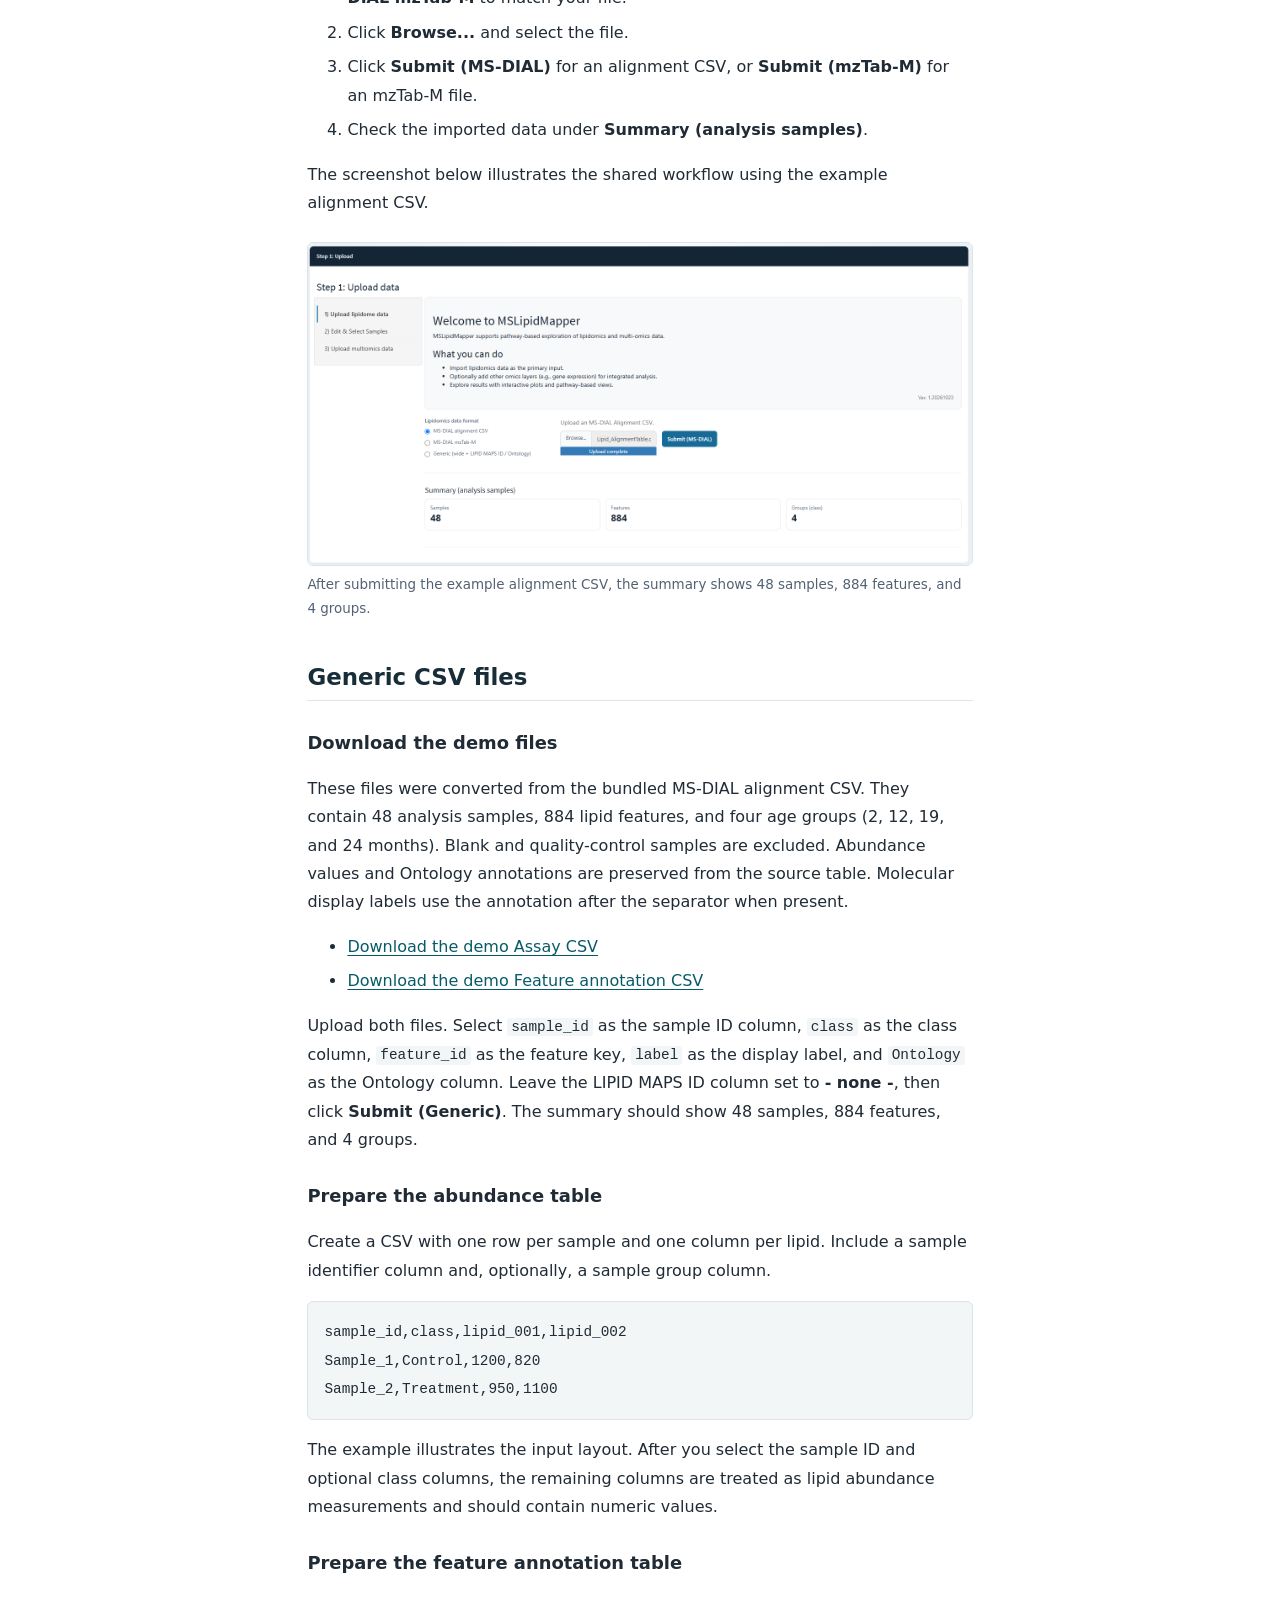
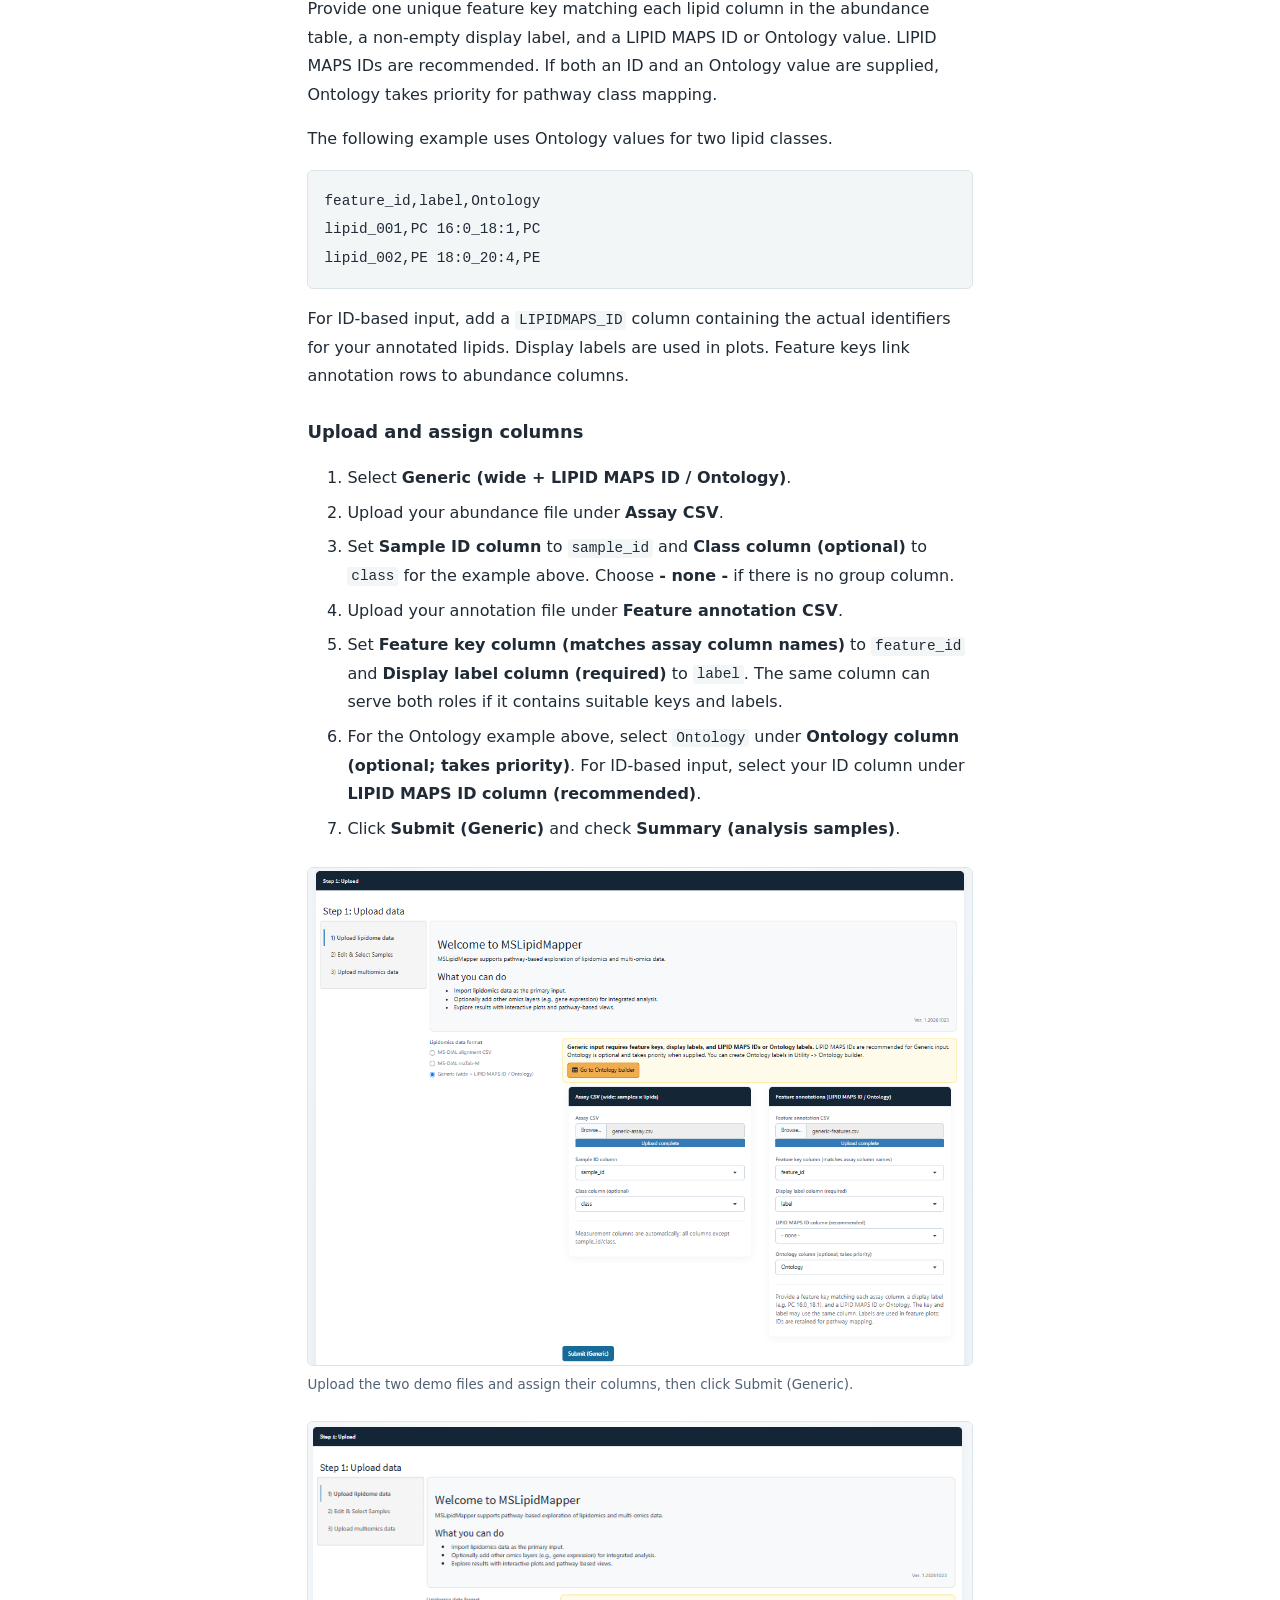
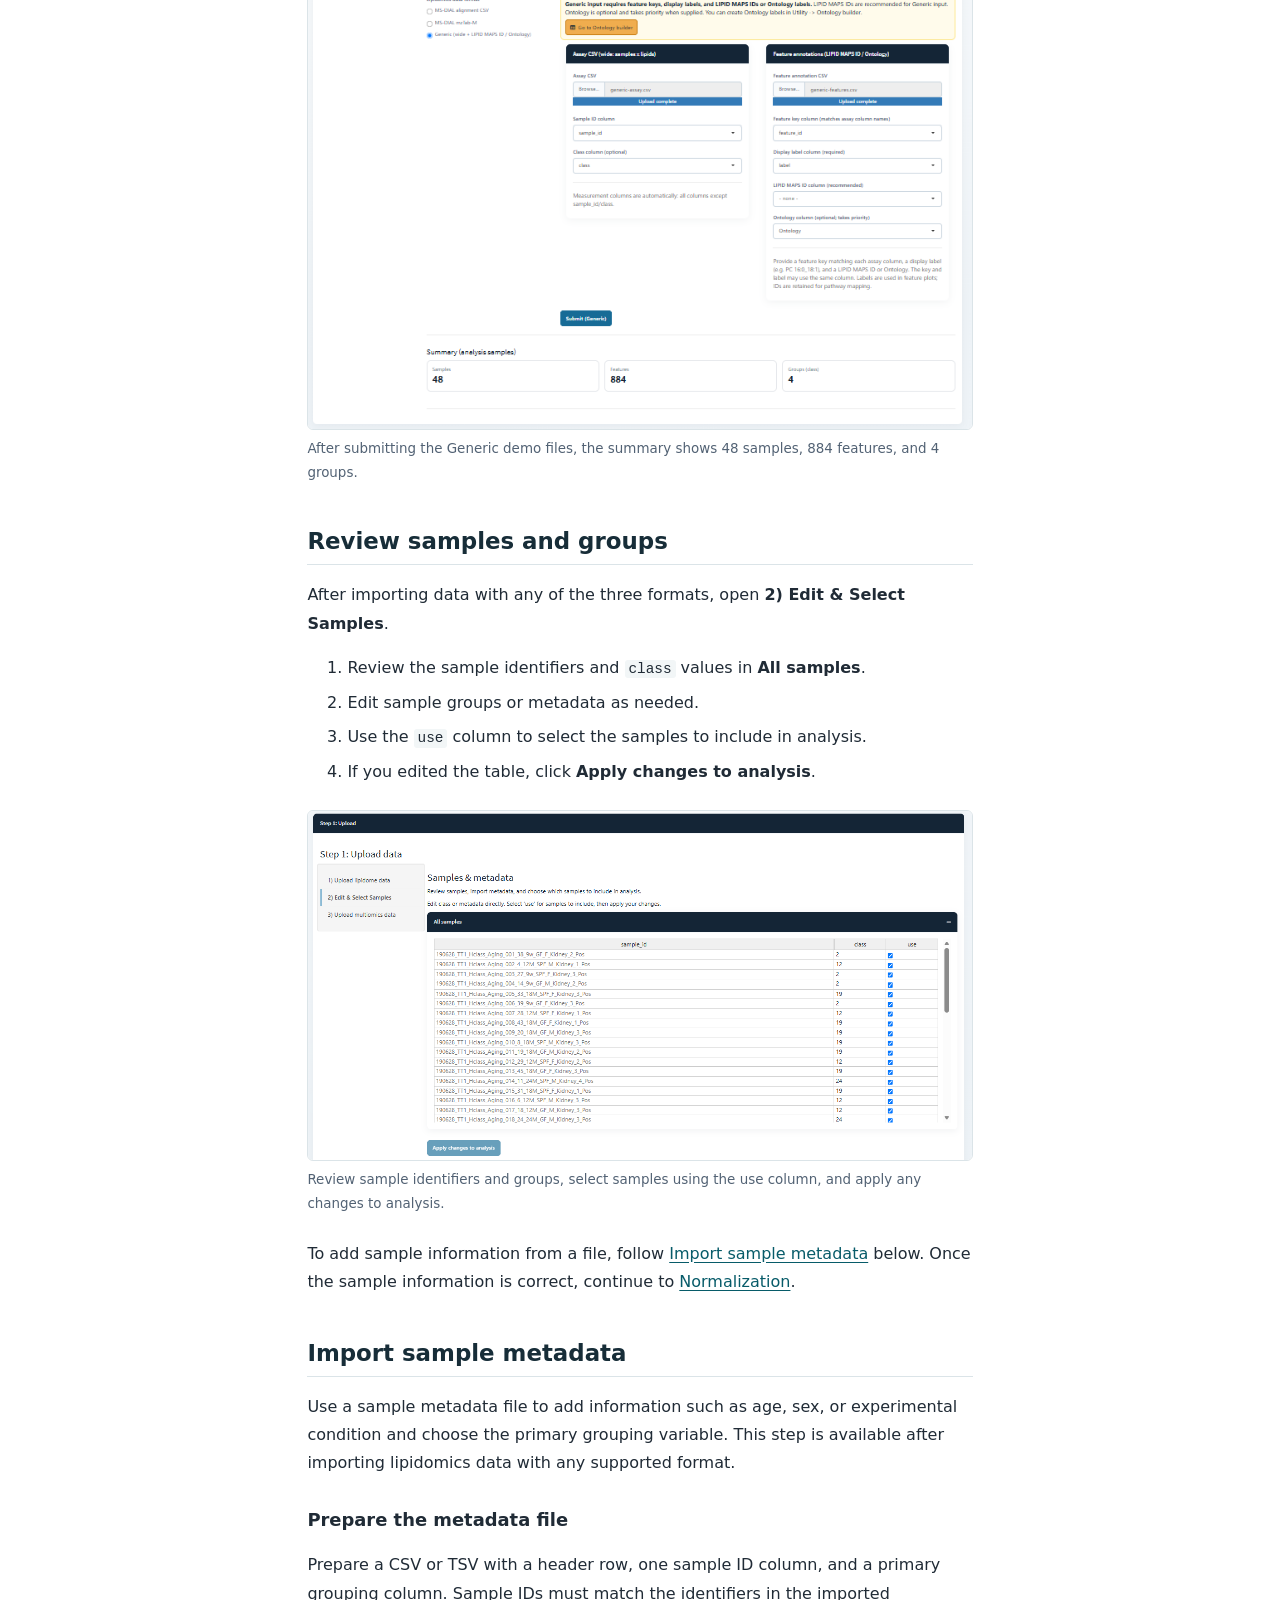
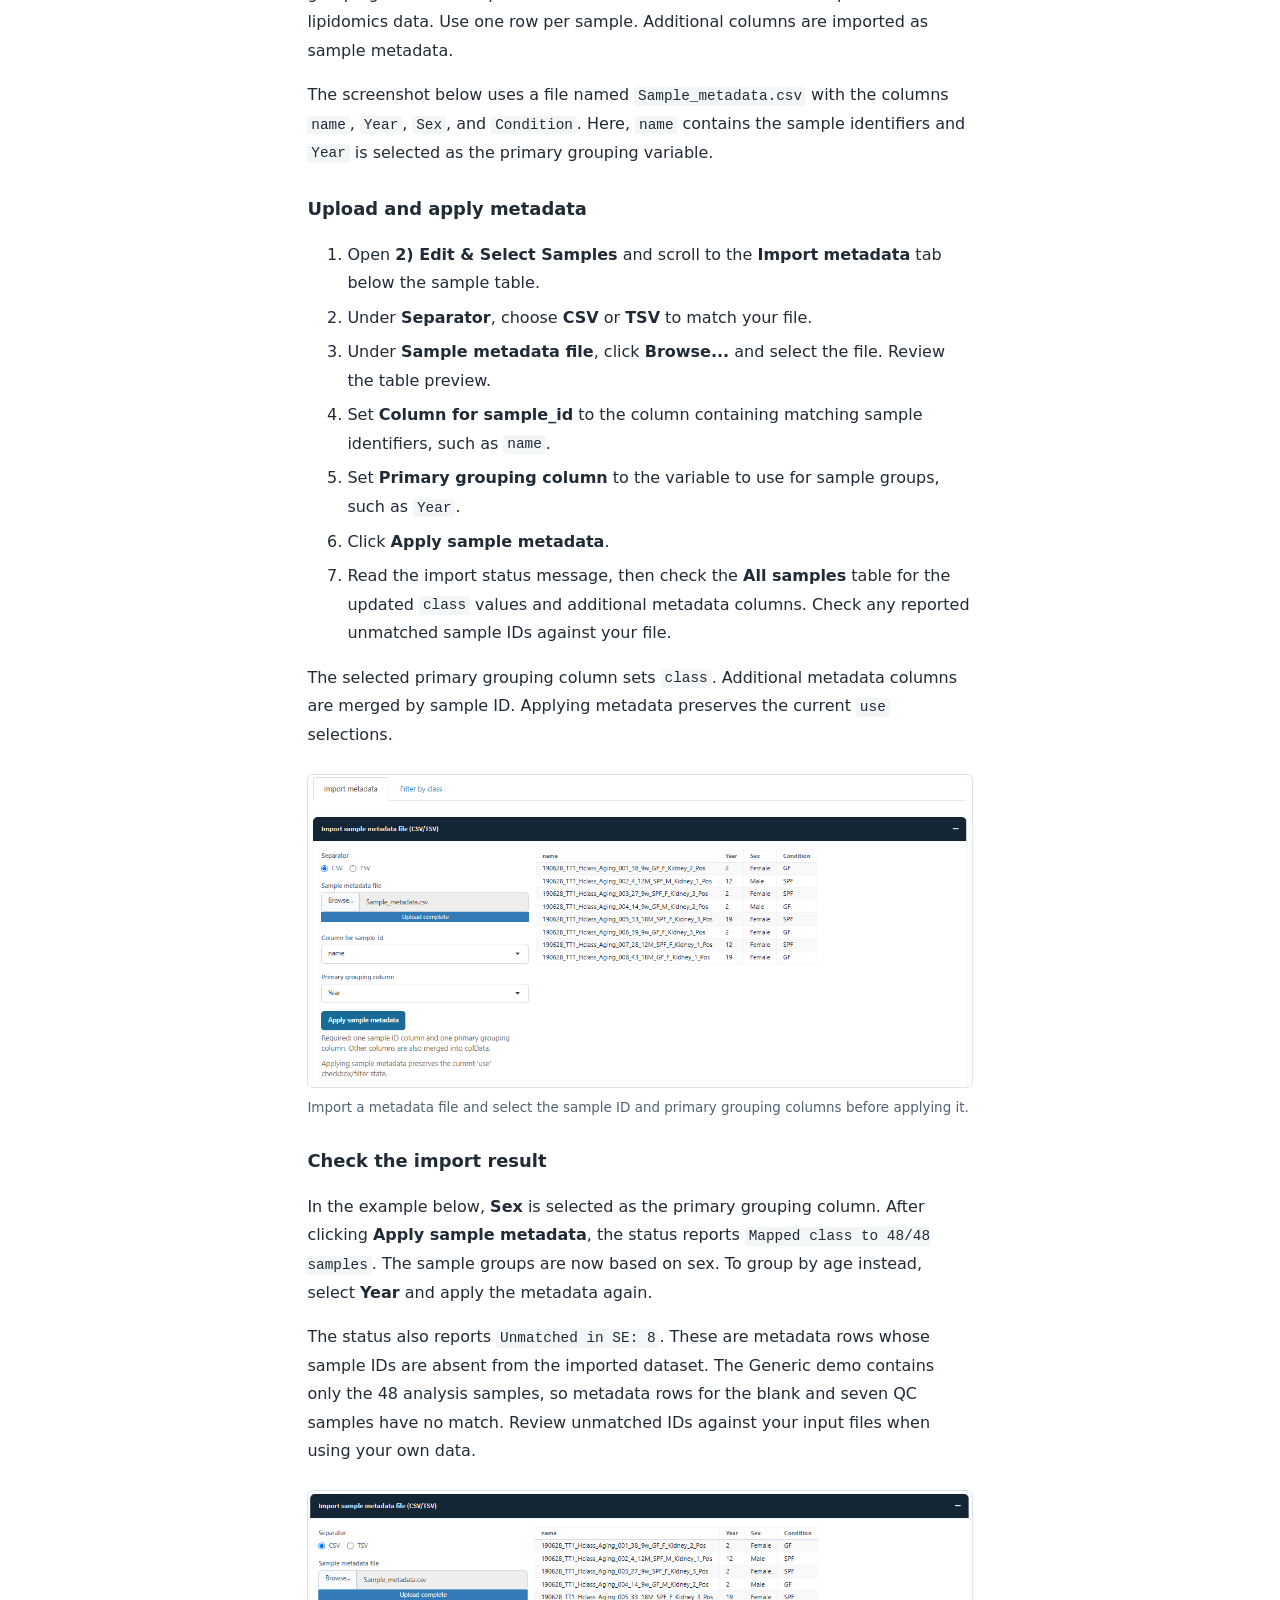
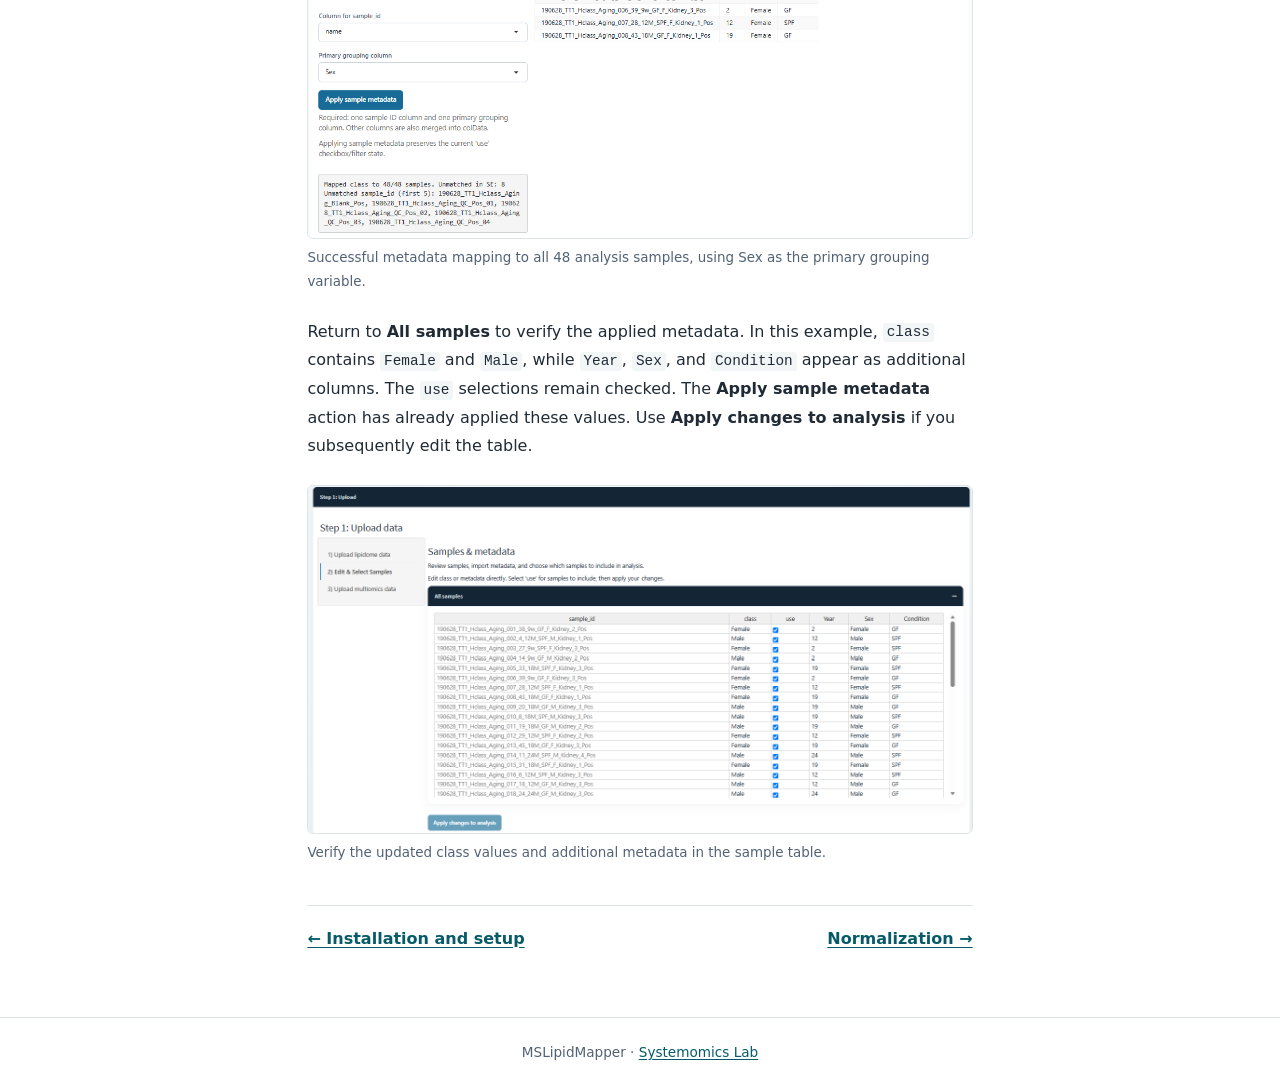
<file: import.html>
<!doctype html>
<html lang="en">
<head>
<meta charset="utf-8">
<meta name="viewport" content="width=device-width, initial-scale=1">
<meta name="description" content="On the Upload page, select the format that matches your abundance data.">
<title>Import data | MSLipidMapper Tutorial</title>
<link rel="stylesheet" href="assets/site.css">
</head>
<body>
<a class="skip" href="#content">Skip to main content</a>
<header><div class="top"><a class="brand" href="index.html"><strong>MSLipidMapper</strong><span>Tutorial</span></a><a class="source" href="https://github.com/systemsomicslab/MSLipidMapper">GitHub ↗</a></div></header>
<div class="layout">
<nav class="chapters" aria-label="Chapters"><p>Tutorial</p><a href="index.html">Introduction</a>
<a href="setup.html">Installation and setup</a>
<a href="import.html" aria-current="page">Import data</a>
<a href="normalization.html">Normalization</a>
<a href="analysis.html">Analysis overview</a>
<a href="pca.html">PCA</a>
<a href="oplsda.html">OPLS-DA</a>
<a href="feature.html">Feature</a>
<a href="heatmap.html">Heatmap</a>
<a href="correlation.html">Correlation</a>
<a href="volcano.html">Volcano</a>
<a href="figure-settings.html">Figure settings</a>
<a href="pathway.html">Pathway maps and export</a>
</nav>
<main id="content">
<h1>Import data</h1>
<p class="lead">Import an MS-DIAL alignment CSV, an MS-DIAL mzTab-M file, or generic abundance and annotation CSV files.</p>
<section aria-labelledby="formats">
<h2 id="formats">Choose an input format</h2>
<p>Open <strong>1. Upload</strong> from the sidebar. Under <strong>Lipidomics data format</strong>, choose the format matching your files.</p>
<div class="table-scroll"><table><thead><tr><th>Format</th><th>Files to prepare</th></tr></thead><tbody>
<tr><td>MS-DIAL alignment CSV</td><td>An Alignment Table CSV exported by MS-DIAL, with its original headers and annotation columns.</td></tr>
<tr><td>MS-DIAL mzTab-M</td><td>An mzTab-M file exported by MS-DIAL (<code>.mztab</code> or <code>.mzTab</code>).</td></tr>
<tr><td>Generic (wide + LIPID MAPS ID / Ontology)</td><td>An abundance CSV with samples in rows and lipids in columns, plus a feature annotation CSV.</td></tr>
</tbody></table></div>
<figure class="screenshot"><a href="assets/upload-formats.png"><img src="assets/upload-formats.png" alt="Upload page showing the three lipidomics input formats, Browse, and Submit controls." loading="lazy"></a><figcaption>Input format selection on the Upload page. Select an image to enlarge it.</figcaption></figure>
</section>
<section aria-labelledby="msdial">
<h2 id="msdial">Import MS-DIAL data</h2>
<p>Choose either MS-DIAL input format, then use the same upload workflow.</p>
<div class="table-scroll"><table><thead><tr><th>Input format</th><th>File</th><th>Submit button</th></tr></thead><tbody>
<tr><td>MS-DIAL alignment CSV</td><td>Alignment Table CSV with the original multi-row header and annotation columns</td><td>Submit (MS-DIAL)</td></tr>
<tr><td>MS-DIAL mzTab-M</td><td>MS-DIAL mzTab-M export (<code>.mztab</code> or <code>.mzTab</code>)</td><td>Submit (mzTab-M)</td></tr>
</tbody></table></div>
<p>For a first walkthrough, download the bundled <a href="https://github.com/systemsomicslab/MSLipidMapper/blob/178a6e9c1d9c809c4e57834aca4fce86e7451503/inst/extdata/examples/Lipid_AlignmentTable.csv">Lipid_AlignmentTable.csv</a> using GitHub's Raw or Download control.</p>
<ol><li>Under <strong>Lipidomics data format</strong>, select <strong>MS-DIAL alignment CSV</strong> or <strong>MS-DIAL mzTab-M</strong> to match your file.</li><li>Click <strong>Browse...</strong> and select the file.</li><li>Click <strong>Submit (MS-DIAL)</strong> for an alignment CSV, or <strong>Submit (mzTab-M)</strong> for an mzTab-M file.</li><li>Check the imported data under <strong>Summary (analysis samples)</strong>.</li></ol>
<p>The screenshot below illustrates the shared workflow using the example alignment CSV.</p>
<figure class="screenshot"><a href="assets/upload-alignment-summary.png"><img src="assets/upload-alignment-summary.png" alt="MS-DIAL alignment CSV import with a summary showing 48 samples, 884 features, and 4 groups." loading="lazy"></a><figcaption>After submitting the example alignment CSV, the summary shows 48 samples, 884 features, and 4 groups.</figcaption></figure>
</section>
<section aria-labelledby="generic">
<h2 id="generic">Generic CSV files</h2>
<h3>Download the demo files</h3>
<p>These files were converted from the bundled MS-DIAL alignment CSV. They contain 48 analysis samples, 884 lipid features, and four age groups (2, 12, 19, and 24 months). Blank and quality-control samples are excluded. Abundance values and Ontology annotations are preserved from the source table. Molecular display labels use the annotation after the separator when present.</p>
<ul><li><a href="assets/data/generic-assay.csv" download>Download the demo Assay CSV</a></li><li><a href="assets/data/generic-features.csv" download>Download the demo Feature annotation CSV</a></li></ul>
<p>Upload both files. Select <code>sample_id</code> as the sample ID column, <code>class</code> as the class column, <code>feature_id</code> as the feature key, <code>label</code> as the display label, and <code>Ontology</code> as the Ontology column. Leave the LIPID MAPS ID column set to <strong>- none -</strong>, then click <strong>Submit (Generic)</strong>. The summary should show 48 samples, 884 features, and 4 groups.</p>
<h3>Prepare the abundance table</h3>
<p>Create a CSV with one row per sample and one column per lipid. Include a sample identifier column and, optionally, a sample group column.</p>
<pre><code>sample_id,class,lipid_001,lipid_002
Sample_1,Control,1200,820
Sample_2,Treatment,950,1100</code></pre>
<p>The example illustrates the input layout. After you select the sample ID and optional class columns, the remaining columns are treated as lipid abundance measurements and should contain numeric values.</p>
<h3>Prepare the feature annotation table</h3>
<p>Provide one unique feature key matching each lipid column in the abundance table, a non-empty display label, and a LIPID MAPS ID or Ontology value. LIPID MAPS IDs are recommended. If both an ID and an Ontology value are supplied, Ontology takes priority for pathway class mapping.</p>
<p>The following example uses Ontology values for two lipid classes.</p>
<pre><code>feature_id,label,Ontology
lipid_001,PC 16:0_18:1,PC
lipid_002,PE 18:0_20:4,PE</code></pre>
<p>For ID-based input, add a <code>LIPIDMAPS_ID</code> column containing the actual identifiers for your annotated lipids. Display labels are used in plots. Feature keys link annotation rows to abundance columns.</p>
<h3>Upload and assign columns</h3>
<ol><li>Select <strong>Generic (wide + LIPID MAPS ID / Ontology)</strong>.</li><li>Upload your abundance file under <strong>Assay CSV</strong>.</li><li>Set <strong>Sample ID column</strong> to <code>sample_id</code> and <strong>Class column (optional)</strong> to <code>class</code> for the example above. Choose <strong>- none -</strong> if there is no group column.</li><li>Upload your annotation file under <strong>Feature annotation CSV</strong>.</li><li>Set <strong>Feature key column (matches assay column names)</strong> to <code>feature_id</code> and <strong>Display label column (required)</strong> to <code>label</code>. The same column can serve both roles if it contains suitable keys and labels.</li><li>For the Ontology example above, select <code>Ontology</code> under <strong>Ontology column (optional; takes priority)</strong>. For ID-based input, select your ID column under <strong>LIPID MAPS ID column (recommended)</strong>.</li><li>Click <strong>Submit (Generic)</strong> and check <strong>Summary (analysis samples)</strong>.</li></ol>
<figure class="screenshot"><a href="assets/upload-generic.png"><img src="assets/upload-generic.png" alt="Generic input with generic-assay.csv and generic-features.csv uploaded. Selected columns are sample_id, class, feature_id, label, and Ontology, with no LIPID MAPS ID column selected." loading="lazy"></a><figcaption>Upload the two demo files and assign their columns, then click Submit (Generic).</figcaption></figure>
<figure class="screenshot"><a href="assets/upload-generic-summary.png"><img src="assets/upload-generic-summary.png" alt="Successful Generic import showing 48 samples, 884 features, and 4 groups in Summary (analysis samples)." loading="lazy"></a><figcaption>After submitting the Generic demo files, the summary shows 48 samples, 884 features, and 4 groups.</figcaption></figure>
</section>
<section aria-labelledby="samples">
<h2 id="samples">Review samples and groups</h2>
<p>After importing data with any of the three formats, open <strong>2) Edit &amp; Select Samples</strong>.</p>
<ol><li>Review the sample identifiers and <code>class</code> values in <strong>All samples</strong>.</li><li>Edit sample groups or metadata as needed.</li><li>Use the <code>use</code> column to select the samples to include in analysis.</li><li>If you edited the table, click <strong>Apply changes to analysis</strong>.</li></ol>
<figure class="screenshot"><a href="assets/edit-select-samples.png"><img src="assets/edit-select-samples.png" alt="Edit and Select Samples page showing the All samples table with sample_id, class, and use columns, and the Apply changes to analysis button." loading="lazy"></a><figcaption>Review sample identifiers and groups, select samples using the use column, and apply any changes to analysis.</figcaption></figure>
<p>To add sample information from a file, follow <a href="#metadata">Import sample metadata</a> below. Once the sample information is correct, continue to <a href="normalization.html">Normalization</a>.</p>
</section>
<section aria-labelledby="metadata">
<h2 id="metadata">Import sample metadata</h2>
<p>Use a sample metadata file to add information such as age, sex, or experimental condition and choose the primary grouping variable. This step is available after importing lipidomics data with any supported format.</p>
<h3>Prepare the metadata file</h3>
<p>Prepare a CSV or TSV with a header row, one sample ID column, and a primary grouping column. Sample IDs must match the identifiers in the imported lipidomics data. Use one row per sample. Additional columns are imported as sample metadata.</p>
<p>The screenshot below uses a file named <code>Sample_metadata.csv</code> with the columns <code>name</code>, <code>Year</code>, <code>Sex</code>, and <code>Condition</code>. Here, <code>name</code> contains the sample identifiers and <code>Year</code> is selected as the primary grouping variable.</p>
<h3>Upload and apply metadata</h3>
<ol><li>Open <strong>2) Edit &amp; Select Samples</strong> and scroll to the <strong>Import metadata</strong> tab below the sample table.</li><li>Under <strong>Separator</strong>, choose <strong>CSV</strong> or <strong>TSV</strong> to match your file.</li><li>Under <strong>Sample metadata file</strong>, click <strong>Browse...</strong> and select the file. Review the table preview.</li><li>Set <strong>Column for sample_id</strong> to the column containing matching sample identifiers, such as <code>name</code>.</li><li>Set <strong>Primary grouping column</strong> to the variable to use for sample groups, such as <code>Year</code>.</li><li>Click <strong>Apply sample metadata</strong>.</li><li>Read the import status message, then check the <strong>All samples</strong> table for the updated <code>class</code> values and additional metadata columns. Check any reported unmatched sample IDs against your file.</li></ol>
<p>The selected primary grouping column sets <code>class</code>. Additional metadata columns are merged by sample ID. Applying metadata preserves the current <code>use</code> selections.</p>
<figure class="screenshot"><a href="assets/import-metadata.png"><img src="assets/import-metadata.png" alt="Import metadata tab with a CSV preview, name selected as the sample ID column, Year selected as the primary grouping column, and the Apply sample metadata button." loading="lazy"></a><figcaption>Import a metadata file and select the sample ID and primary grouping columns before applying it.</figcaption></figure>
<h3>Check the import result</h3>
<p>In the example below, <strong>Sex</strong> is selected as the primary grouping column. After clicking <strong>Apply sample metadata</strong>, the status reports <code>Mapped class to 48/48 samples</code>. The sample groups are now based on sex. To group by age instead, select <strong>Year</strong> and apply the metadata again.</p>
<p>The status also reports <code>Unmatched in SE: 8</code>. These are metadata rows whose sample IDs are absent from the imported dataset. The Generic demo contains only the 48 analysis samples, so metadata rows for the blank and seven QC samples have no match. Review unmatched IDs against your input files when using your own data.</p>
<figure class="screenshot"><a href="assets/import-metadata-result.png"><img src="assets/import-metadata-result.png" alt="Metadata applied with name as the sample ID and Sex as the primary grouping column. The status reports 48 of 48 samples mapped and eight unmatched metadata sample IDs." loading="lazy"></a><figcaption>Successful metadata mapping to all 48 analysis samples, using Sex as the primary grouping variable.</figcaption></figure>
<p>Return to <strong>All samples</strong> to verify the applied metadata. In this example, <code>class</code> contains <code>Female</code> and <code>Male</code>, while <code>Year</code>, <code>Sex</code>, and <code>Condition</code> appear as additional columns. The <code>use</code> selections remain checked. The <strong>Apply sample metadata</strong> action has already applied these values. Use <strong>Apply changes to analysis</strong> if you subsequently edit the table.</p>
<figure class="screenshot"><a href="assets/samples-after-metadata.png"><img src="assets/samples-after-metadata.png" alt="All samples after metadata import, with Female and Male in class, checked use selections, and additional Year, Sex, and Condition columns." loading="lazy"></a><figcaption>Verify the updated class values and additional metadata in the sample table.</figcaption></figure>
</section>
<nav class="pager" aria-label="Previous and next chapters"><a href="setup.html">← Installation and setup</a><a href="normalization.html">Normalization →</a></nav>
</main>
<nav class="toc" aria-label="Page contents"><p>On this page</p><a href="#formats">Choose an input format</a><a href="#msdial">Import MS-DIAL data</a><a href="#generic">Generic CSV files</a><a href="#samples">Review samples and groups</a><a href="#metadata">Import sample metadata</a></nav>
</div>
<footer>MSLipidMapper · <a href="https://github.com/systemsomicslab">Systemomics Lab</a></footer>
</body>
</html>
</file>
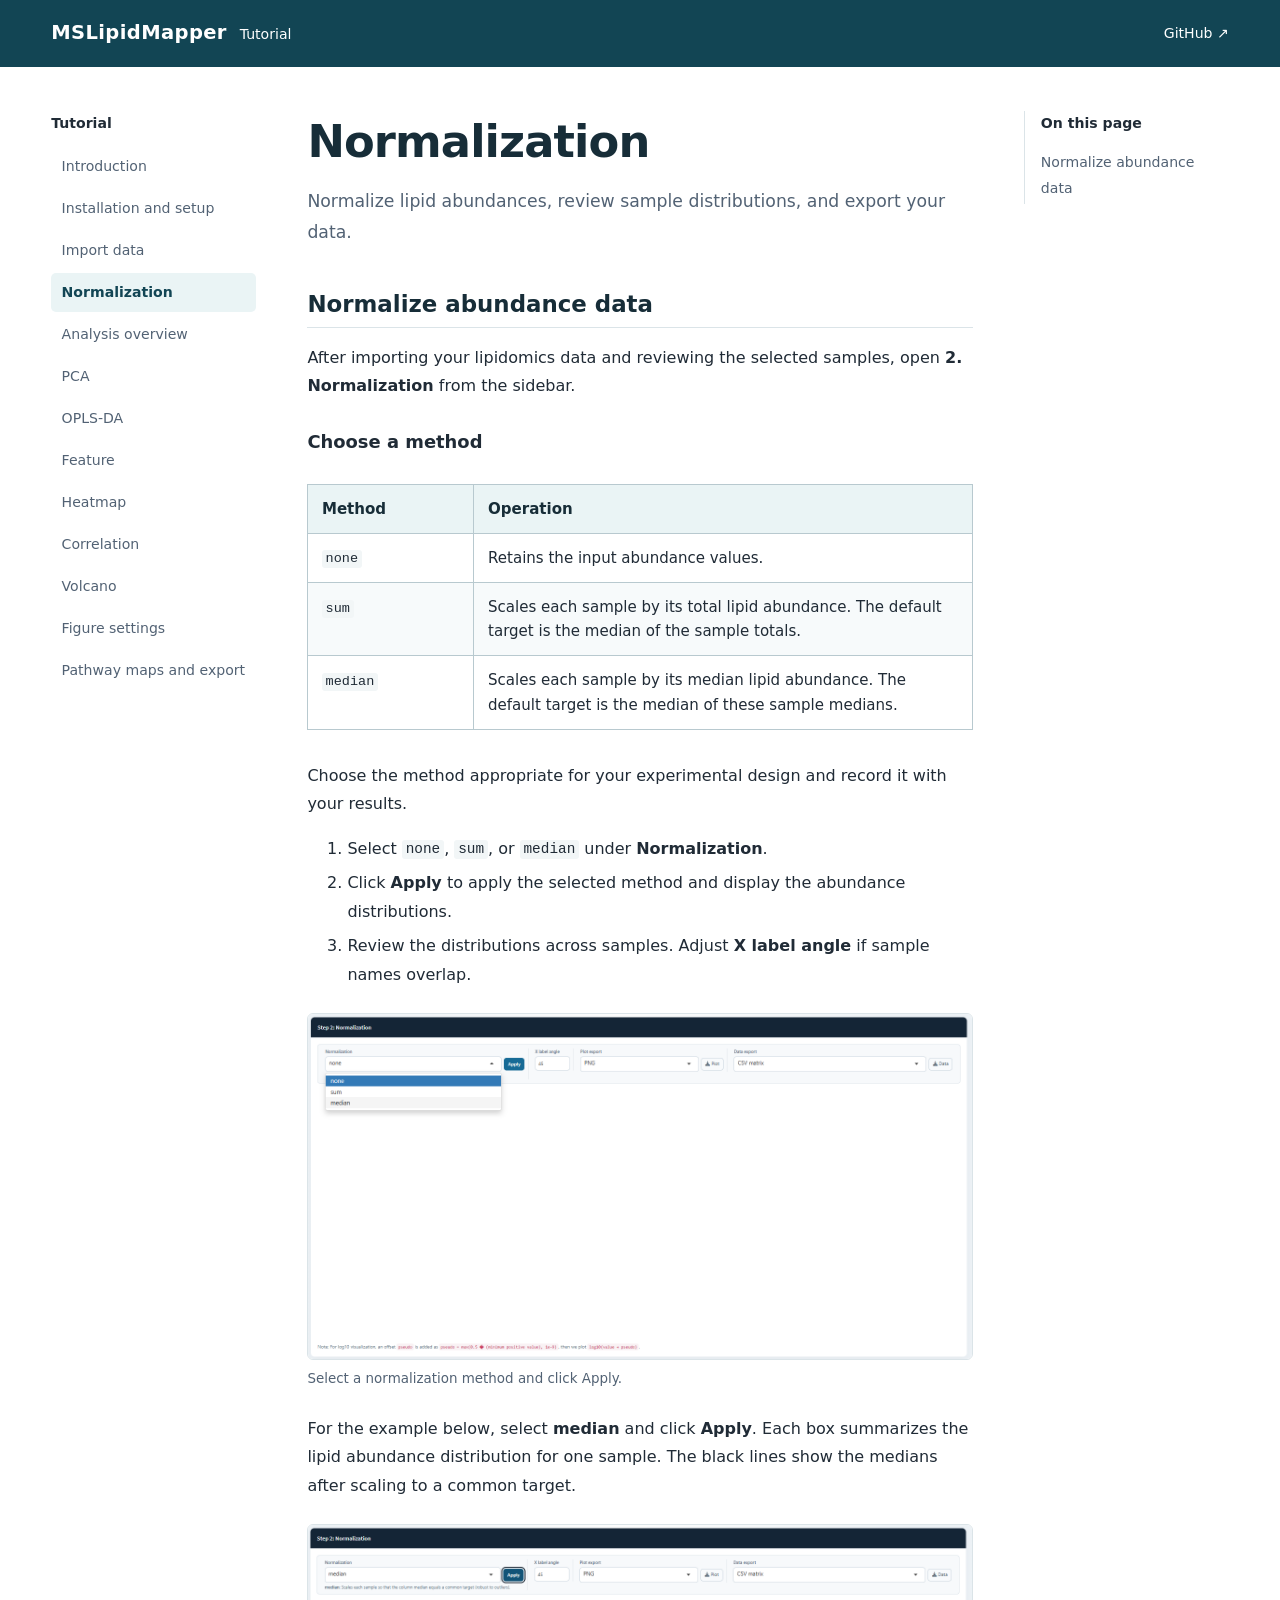
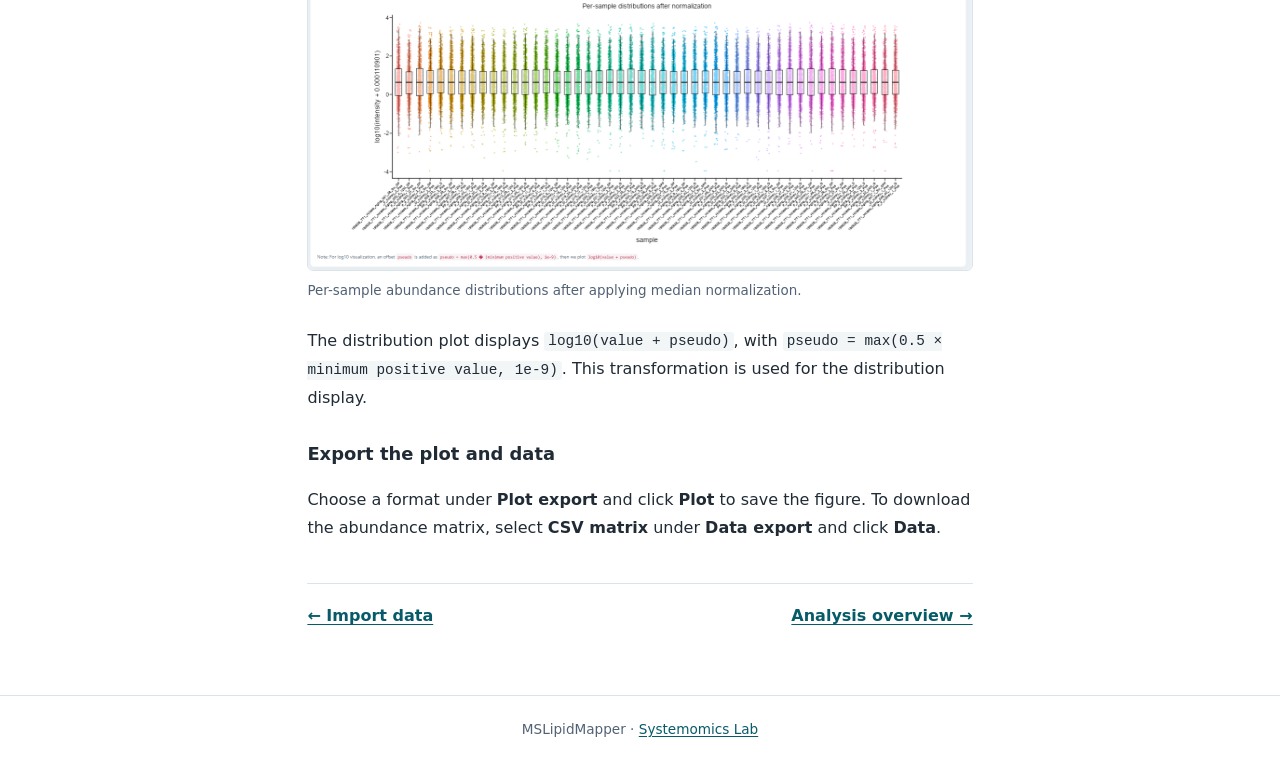
<file: normalization.html>
<!doctype html>
<html lang="en">
<head>
<meta charset="utf-8">
<meta name="viewport" content="width=device-width, initial-scale=1">
<meta name="description" content="Normalize lipid abundances, review sample distributions, and export your data.">
<title>Normalization | MSLipidMapper Tutorial</title>
<link rel="stylesheet" href="assets/site.css">
</head>
<body>
<a class="skip" href="#content">Skip to main content</a>
<header><div class="top"><a class="brand" href="index.html"><strong>MSLipidMapper</strong><span>Tutorial</span></a><a class="source" href="https://github.com/systemsomicslab/MSLipidMapper">GitHub ↗</a></div></header>
<div class="layout">
<nav class="chapters" aria-label="Chapters"><p>Tutorial</p><a href="index.html">Introduction</a>
<a href="setup.html">Installation and setup</a>
<a href="import.html">Import data</a>
<a href="normalization.html" aria-current="page">Normalization</a>
<a href="analysis.html">Analysis overview</a>
<a href="pca.html">PCA</a>
<a href="oplsda.html">OPLS-DA</a>
<a href="feature.html">Feature</a>
<a href="heatmap.html">Heatmap</a>
<a href="correlation.html">Correlation</a>
<a href="volcano.html">Volcano</a>
<a href="figure-settings.html">Figure settings</a>
<a href="pathway.html">Pathway maps and export</a>
</nav>
<main id="content">
<h1>Normalization</h1>
<p class="lead">Normalize lipid abundances, review sample distributions, and export your data.</p>
<section aria-labelledby="normalize">
<h2 id="normalize">Normalize abundance data</h2>
<p>After importing your lipidomics data and reviewing the selected samples, open <strong>2. Normalization</strong> from the sidebar.</p>
<h3>Choose a method</h3>
<div class="table-scroll"><table><thead><tr><th>Method</th><th>Operation</th></tr></thead><tbody>
<tr><td><code>none</code></td><td>Retains the input abundance values.</td></tr>
<tr><td><code>sum</code></td><td>Scales each sample by its total lipid abundance. The default target is the median of the sample totals.</td></tr>
<tr><td><code>median</code></td><td>Scales each sample by its median lipid abundance. The default target is the median of these sample medians.</td></tr>
</tbody></table></div>
<p>Choose the method appropriate for your experimental design and record it with your results.</p>
<ol><li>Select <code>none</code>, <code>sum</code>, or <code>median</code> under <strong>Normalization</strong>.</li><li>Click <strong>Apply</strong> to apply the selected method and display the abundance distributions.</li><li>Review the distributions across samples. Adjust <strong>X label angle</strong> if sample names overlap.</li></ol>
<figure class="screenshot"><a href="assets/normalization-methods.png"><img src="assets/normalization-methods.png" alt="Normalization page with the none, sum, and median methods in the open dropdown, Apply, X label angle, and plot and data export controls." loading="lazy"></a><figcaption>Select a normalization method and click Apply.</figcaption></figure>
<p>For the example below, select <strong>median</strong> and click <strong>Apply</strong>. Each box summarizes the lipid abundance distribution for one sample. The black lines show the medians after scaling to a common target.</p>
<figure class="screenshot"><a href="assets/normalization-median-result.png"><img src="assets/normalization-median-result.png" alt="Median normalization applied, with per-sample lipid abundance boxplots and points displayed on a log10 scale." loading="lazy"></a><figcaption>Per-sample abundance distributions after applying median normalization.</figcaption></figure>
<p>The distribution plot displays <code>log10(value + pseudo)</code>, with <code>pseudo = max(0.5 × minimum positive value, 1e-9)</code>. This transformation is used for the distribution display.</p>
<h3>Export the plot and data</h3>
<p>Choose a format under <strong>Plot export</strong> and click <strong>Plot</strong> to save the figure. To download the abundance matrix, select <strong>CSV matrix</strong> under <strong>Data export</strong> and click <strong>Data</strong>.</p>
</section>
<nav class="pager" aria-label="Previous and next chapters"><a href="import.html">← Import data</a><a href="analysis.html">Analysis overview →</a></nav>
</main>
<nav class="toc" aria-label="Page contents"><p>On this page</p><a href="#normalize">Normalize abundance data</a></nav>
</div>
<footer>MSLipidMapper · <a href="https://github.com/systemsomicslab">Systemomics Lab</a></footer>
</body>
</html>
</file>
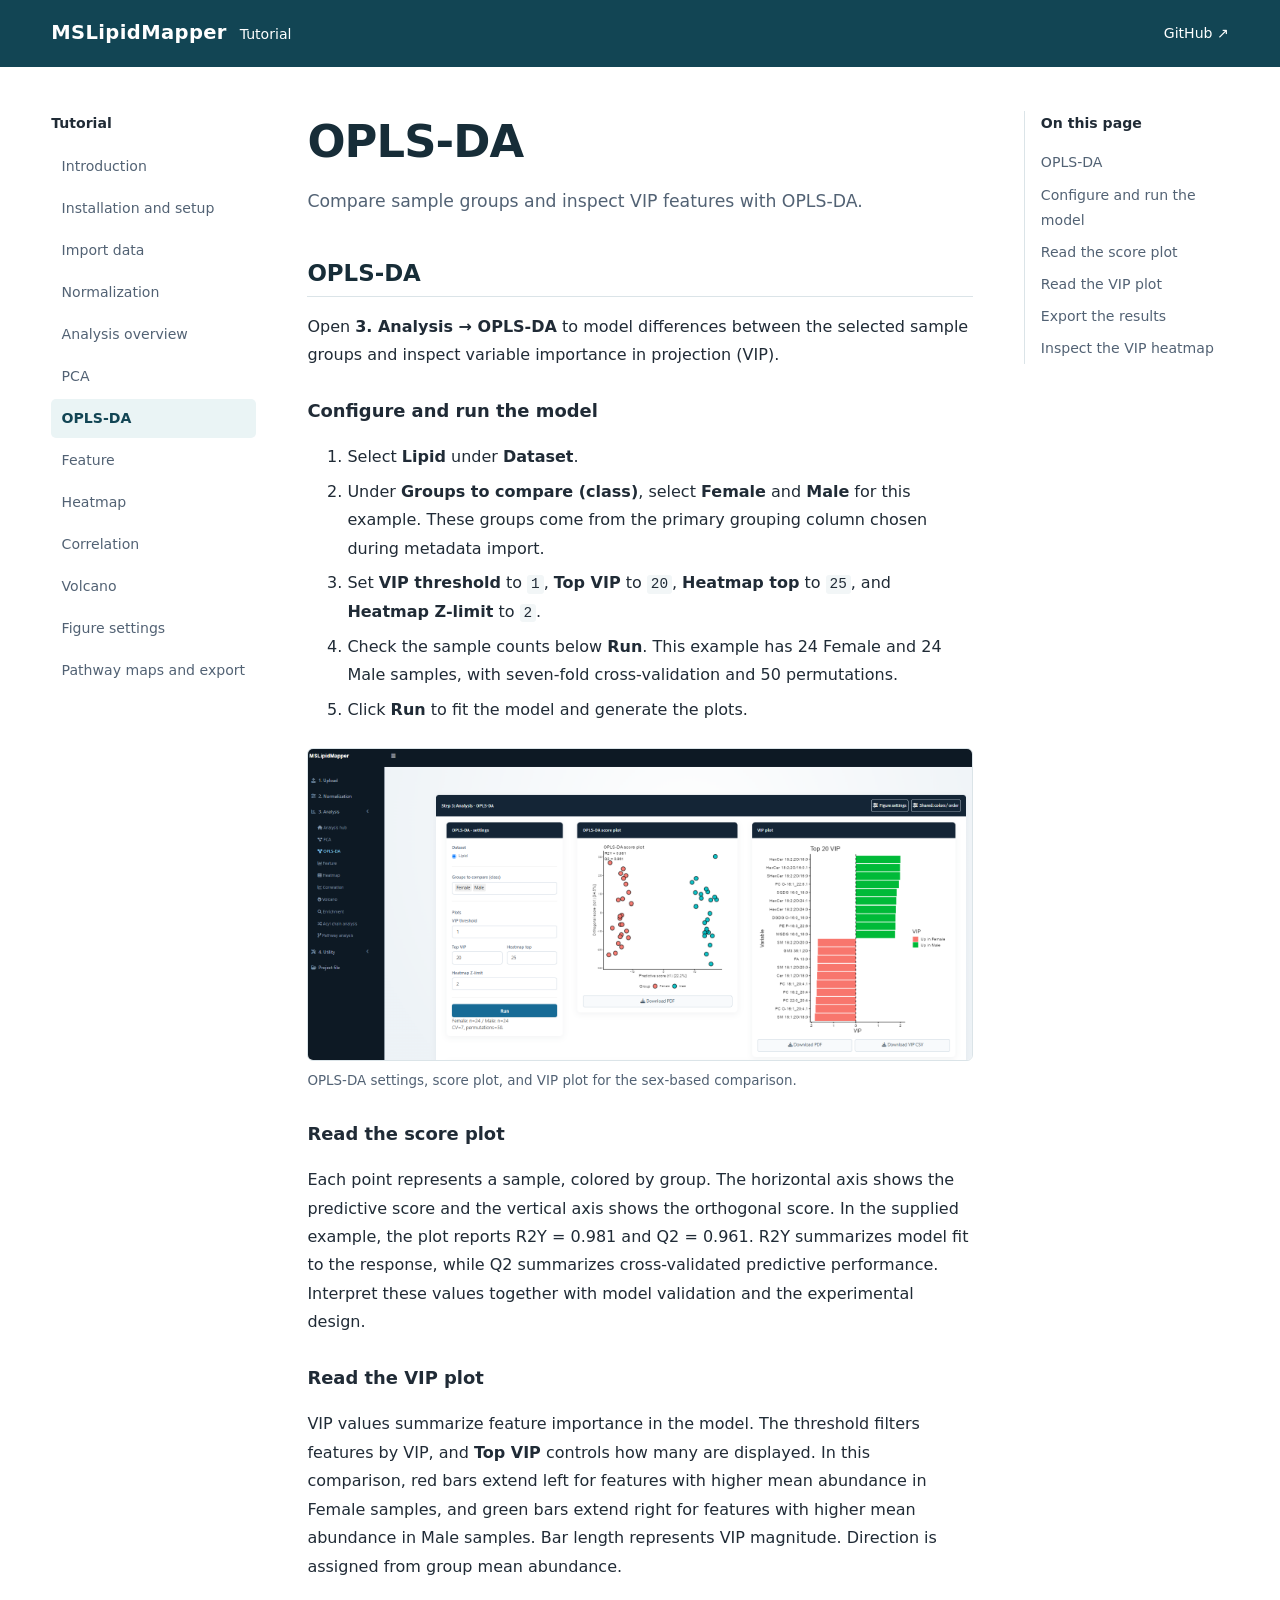
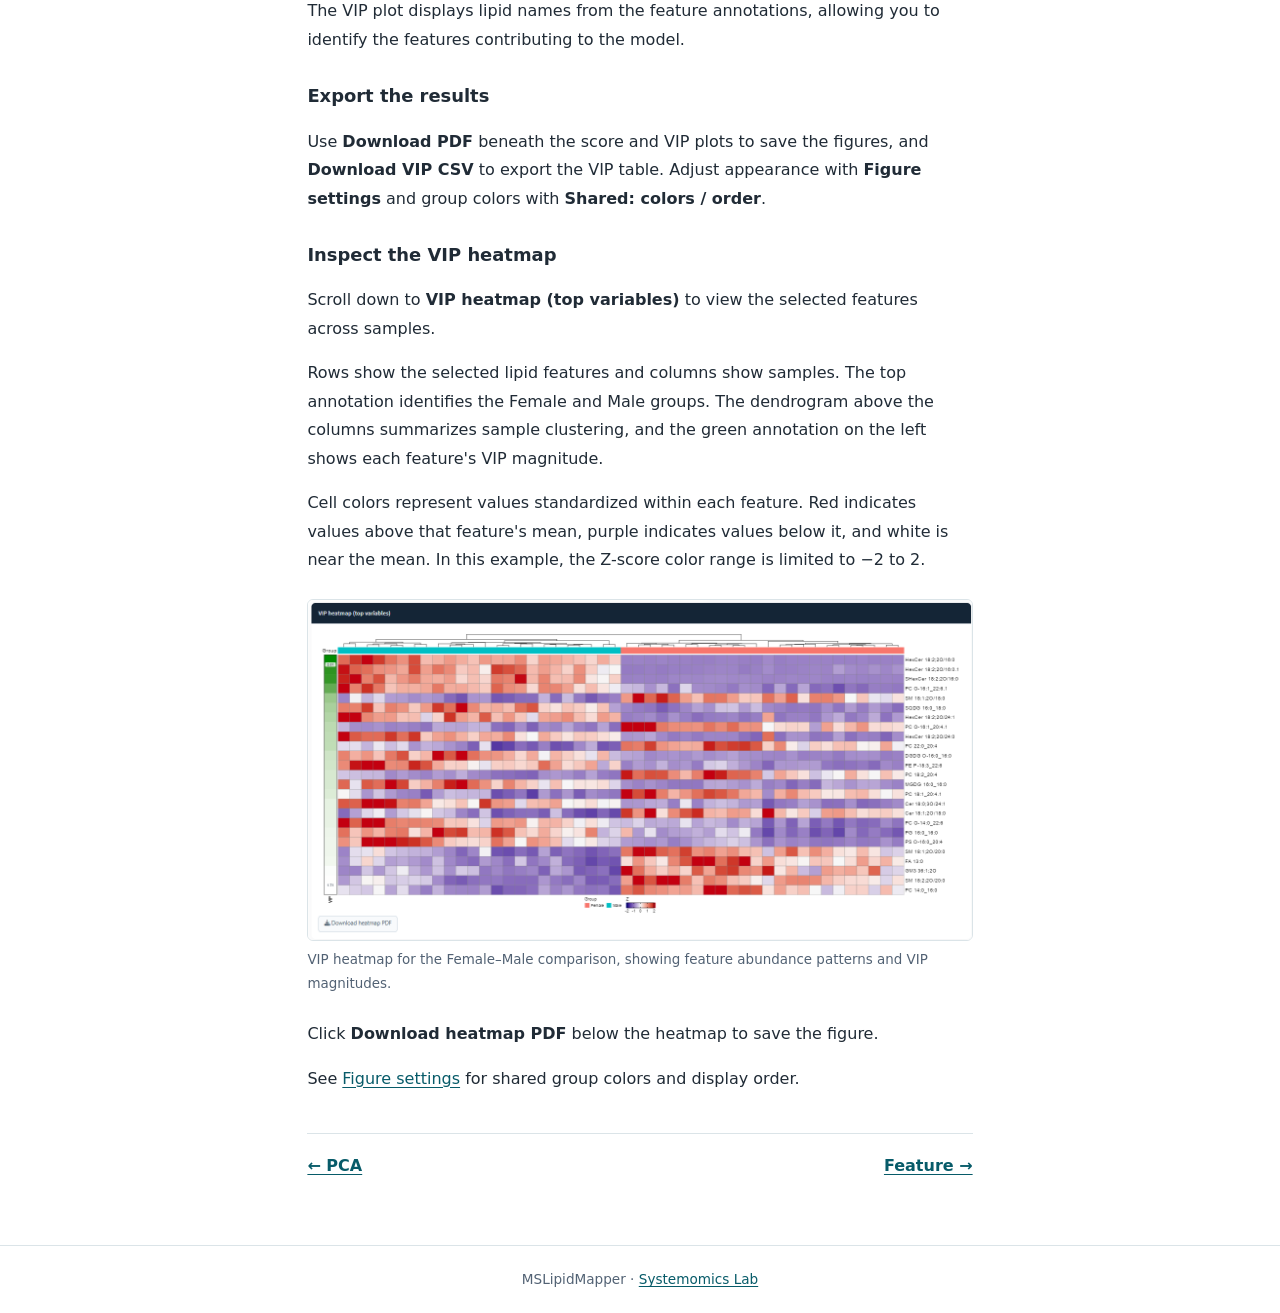
<file: oplsda.html>
<!doctype html>
<html lang="en">
<head>
<meta charset="utf-8">
<meta name="viewport" content="width=device-width, initial-scale=1">
<meta name="description" content="Compare sample groups and inspect VIP features with OPLS-DA.">
<title>OPLS-DA | MSLipidMapper Tutorial</title>
<link rel="stylesheet" href="assets/site.css">
</head>
<body>
<a class="skip" href="#content">Skip to main content</a>
<header><div class="top"><a class="brand" href="index.html"><strong>MSLipidMapper</strong><span>Tutorial</span></a><a class="source" href="https://github.com/systemsomicslab/MSLipidMapper">GitHub ↗</a></div></header>
<div class="layout">
<nav class="chapters" aria-label="Chapters"><p>Tutorial</p><a href="index.html">Introduction</a>
<a href="setup.html">Installation and setup</a>
<a href="import.html">Import data</a>
<a href="normalization.html">Normalization</a>
<a href="analysis.html">Analysis overview</a>
<a href="pca.html">PCA</a>
<a href="oplsda.html" aria-current="page">OPLS-DA</a>
<a href="feature.html">Feature</a>
<a href="heatmap.html">Heatmap</a>
<a href="correlation.html">Correlation</a>
<a href="volcano.html">Volcano</a>
<a href="figure-settings.html">Figure settings</a>
<a href="pathway.html">Pathway maps and export</a>
</nav>
<main id="content">
<h1>OPLS-DA</h1>
<p class="lead">Compare sample groups and inspect VIP features with OPLS-DA.</p>
<section aria-labelledby="oplsda">
<h2 id="oplsda">OPLS-DA</h2>
<p>Open <strong>3. Analysis → OPLS-DA</strong> to model differences between the selected sample groups and inspect variable importance in projection (VIP).</p>
<h3 id="configure-and-run-the-model">Configure and run the model</h3>
<ol><li>Select <strong>Lipid</strong> under <strong>Dataset</strong>.</li><li>Under <strong>Groups to compare (class)</strong>, select <strong>Female</strong> and <strong>Male</strong> for this example. These groups come from the primary grouping column chosen during metadata import.</li><li>Set <strong>VIP threshold</strong> to <code>1</code>, <strong>Top VIP</strong> to <code>20</code>, <strong>Heatmap top</strong> to <code>25</code>, and <strong>Heatmap Z-limit</strong> to <code>2</code>.</li><li>Check the sample counts below <strong>Run</strong>. This example has 24 Female and 24 Male samples, with seven-fold cross-validation and 50 permutations.</li><li>Click <strong>Run</strong> to fit the model and generate the plots.</li></ol>
<figure class="screenshot"><a href="assets/oplsda-settings-results.png"><img src="assets/oplsda-settings-results.png" alt="OPLS-DA settings comparing 24 Female and 24 Male samples, with a score plot and Top 20 VIP plot." loading="lazy"></a><figcaption>OPLS-DA settings, score plot, and VIP plot for the sex-based comparison.</figcaption></figure>
<h3 id="read-the-score-plot">Read the score plot</h3>
<p>Each point represents a sample, colored by group. The horizontal axis shows the predictive score and the vertical axis shows the orthogonal score. In the supplied example, the plot reports R2Y = 0.981 and Q2 = 0.961. R2Y summarizes model fit to the response, while Q2 summarizes cross-validated predictive performance. Interpret these values together with model validation and the experimental design.</p>
<h3 id="read-the-vip-plot">Read the VIP plot</h3>
<p>VIP values summarize feature importance in the model. The threshold filters features by VIP, and <strong>Top VIP</strong> controls how many are displayed. In this comparison, red bars extend left for features with higher mean abundance in Female samples, and green bars extend right for features with higher mean abundance in Male samples. Bar length represents VIP magnitude. Direction is assigned from group mean abundance.</p>
<p>The VIP plot displays lipid names from the feature annotations, allowing you to identify the features contributing to the model.</p>
<h3 id="export-the-results">Export the results</h3>
<p>Use <strong>Download PDF</strong> beneath the score and VIP plots to save the figures, and <strong>Download VIP CSV</strong> to export the VIP table. Adjust appearance with <strong>Figure settings</strong> and group colors with <strong>Shared: colors / order</strong>.</p>
<h3 id="inspect-the-vip-heatmap">Inspect the VIP heatmap</h3>
<p>Scroll down to <strong>VIP heatmap (top variables)</strong> to view the selected features across samples.</p>
<p>Rows show the selected lipid features and columns show samples. The top annotation identifies the Female and Male groups. The dendrogram above the columns summarizes sample clustering, and the green annotation on the left shows each feature's VIP magnitude.</p>
<p>Cell colors represent values standardized within each feature. Red indicates values above that feature's mean, purple indicates values below it, and white is near the mean. In this example, the Z-score color range is limited to −2 to 2.</p>
<figure class="screenshot"><a href="assets/oplsda-vip-heatmap.png"><img src="assets/oplsda-vip-heatmap.png" alt="OPLS-DA VIP heatmap with lipid features in rows, clustered samples in columns, Female and Male group annotations, a green VIP magnitude annotation, and a Z-score color scale from minus two to two." loading="lazy"></a><figcaption>VIP heatmap for the Female–Male comparison, showing feature abundance patterns and VIP magnitudes.</figcaption></figure>
<p>Click <strong>Download heatmap PDF</strong> below the heatmap to save the figure.</p>
</section><p>See <a href="figure-settings.html">Figure settings</a> for shared group colors and display order.</p>
<nav class="pager" aria-label="Previous and next chapters"><a href="pca.html">← PCA</a><a href="feature.html">Feature →</a></nav>
</main>
<nav class="toc" aria-label="Page contents"><p>On this page</p><a href="#oplsda">OPLS-DA</a><a href="#configure-and-run-the-model">Configure and run the model</a><a href="#read-the-score-plot">Read the score plot</a><a href="#read-the-vip-plot">Read the VIP plot</a><a href="#export-the-results">Export the results</a><a href="#inspect-the-vip-heatmap">Inspect the VIP heatmap</a></nav>
</div>
<footer>MSLipidMapper · <a href="https://github.com/systemsomicslab">Systemomics Lab</a></footer>
</body>
</html>
</file>
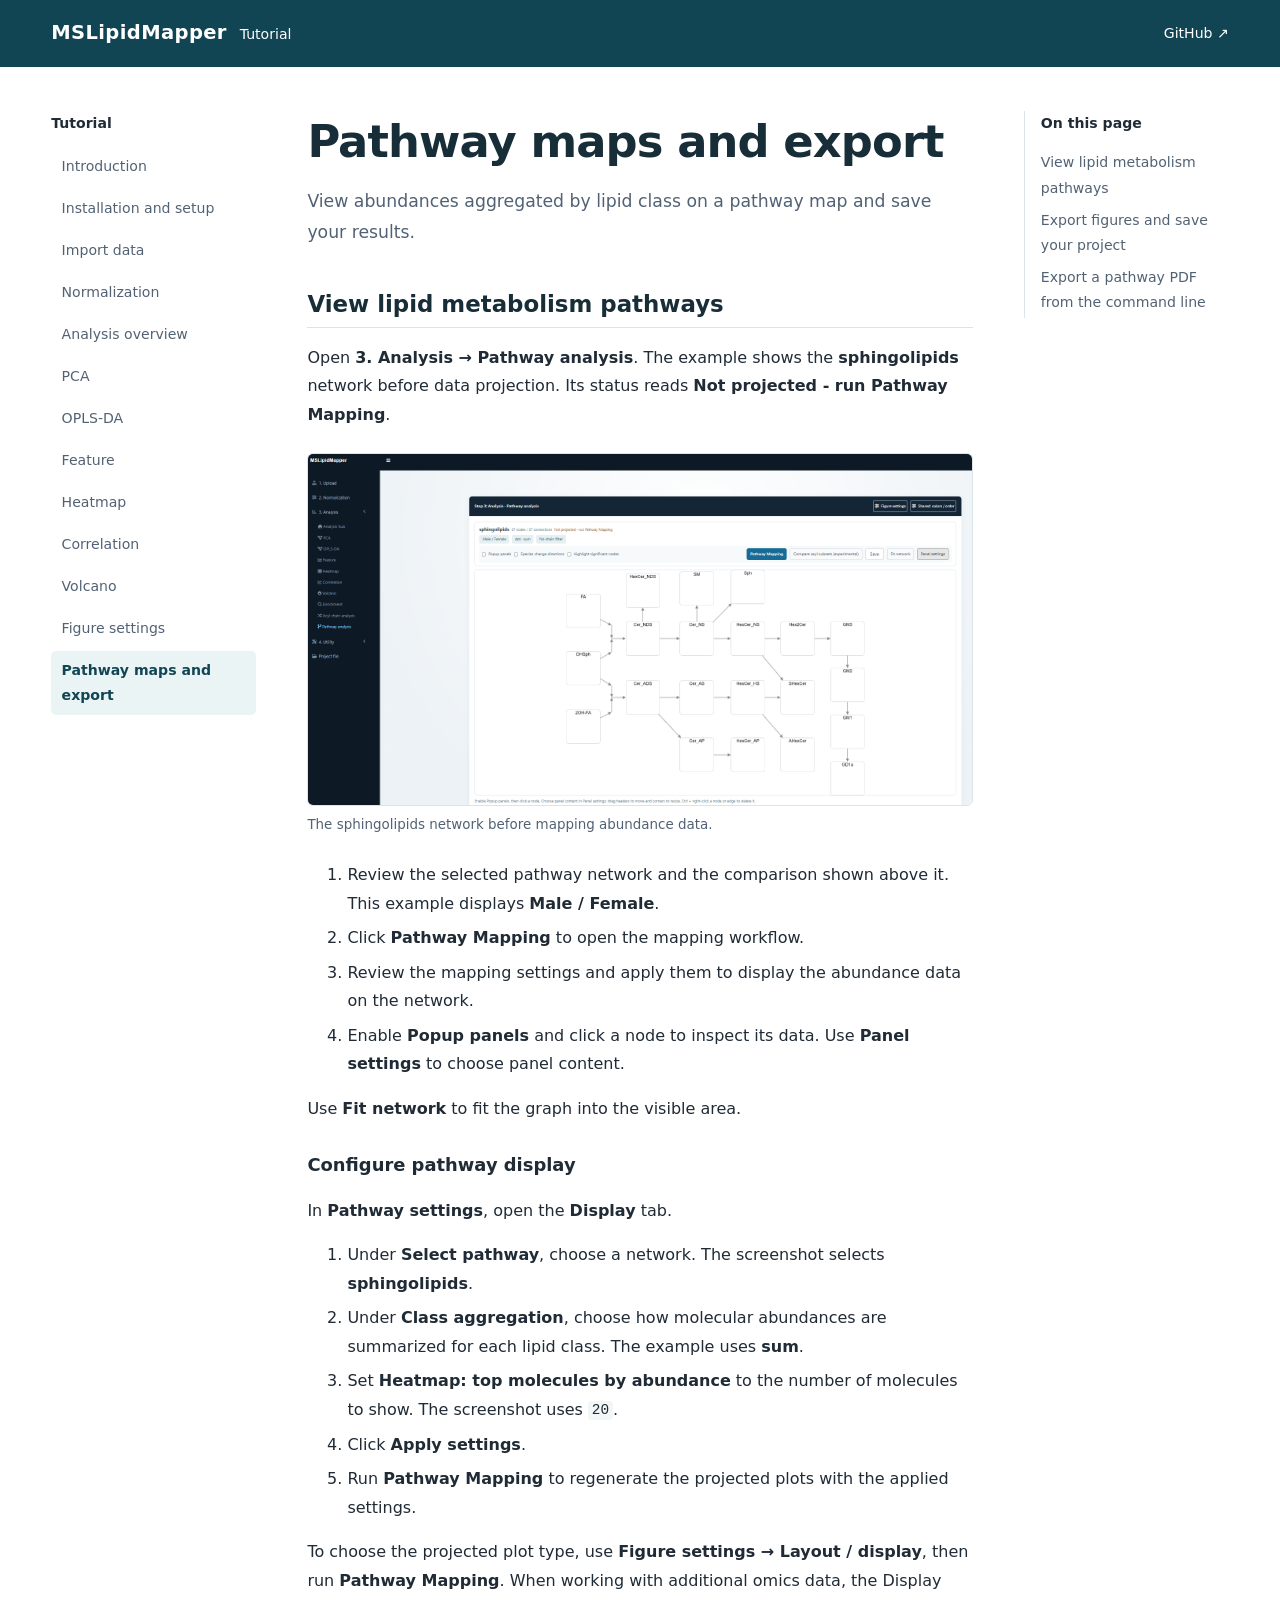
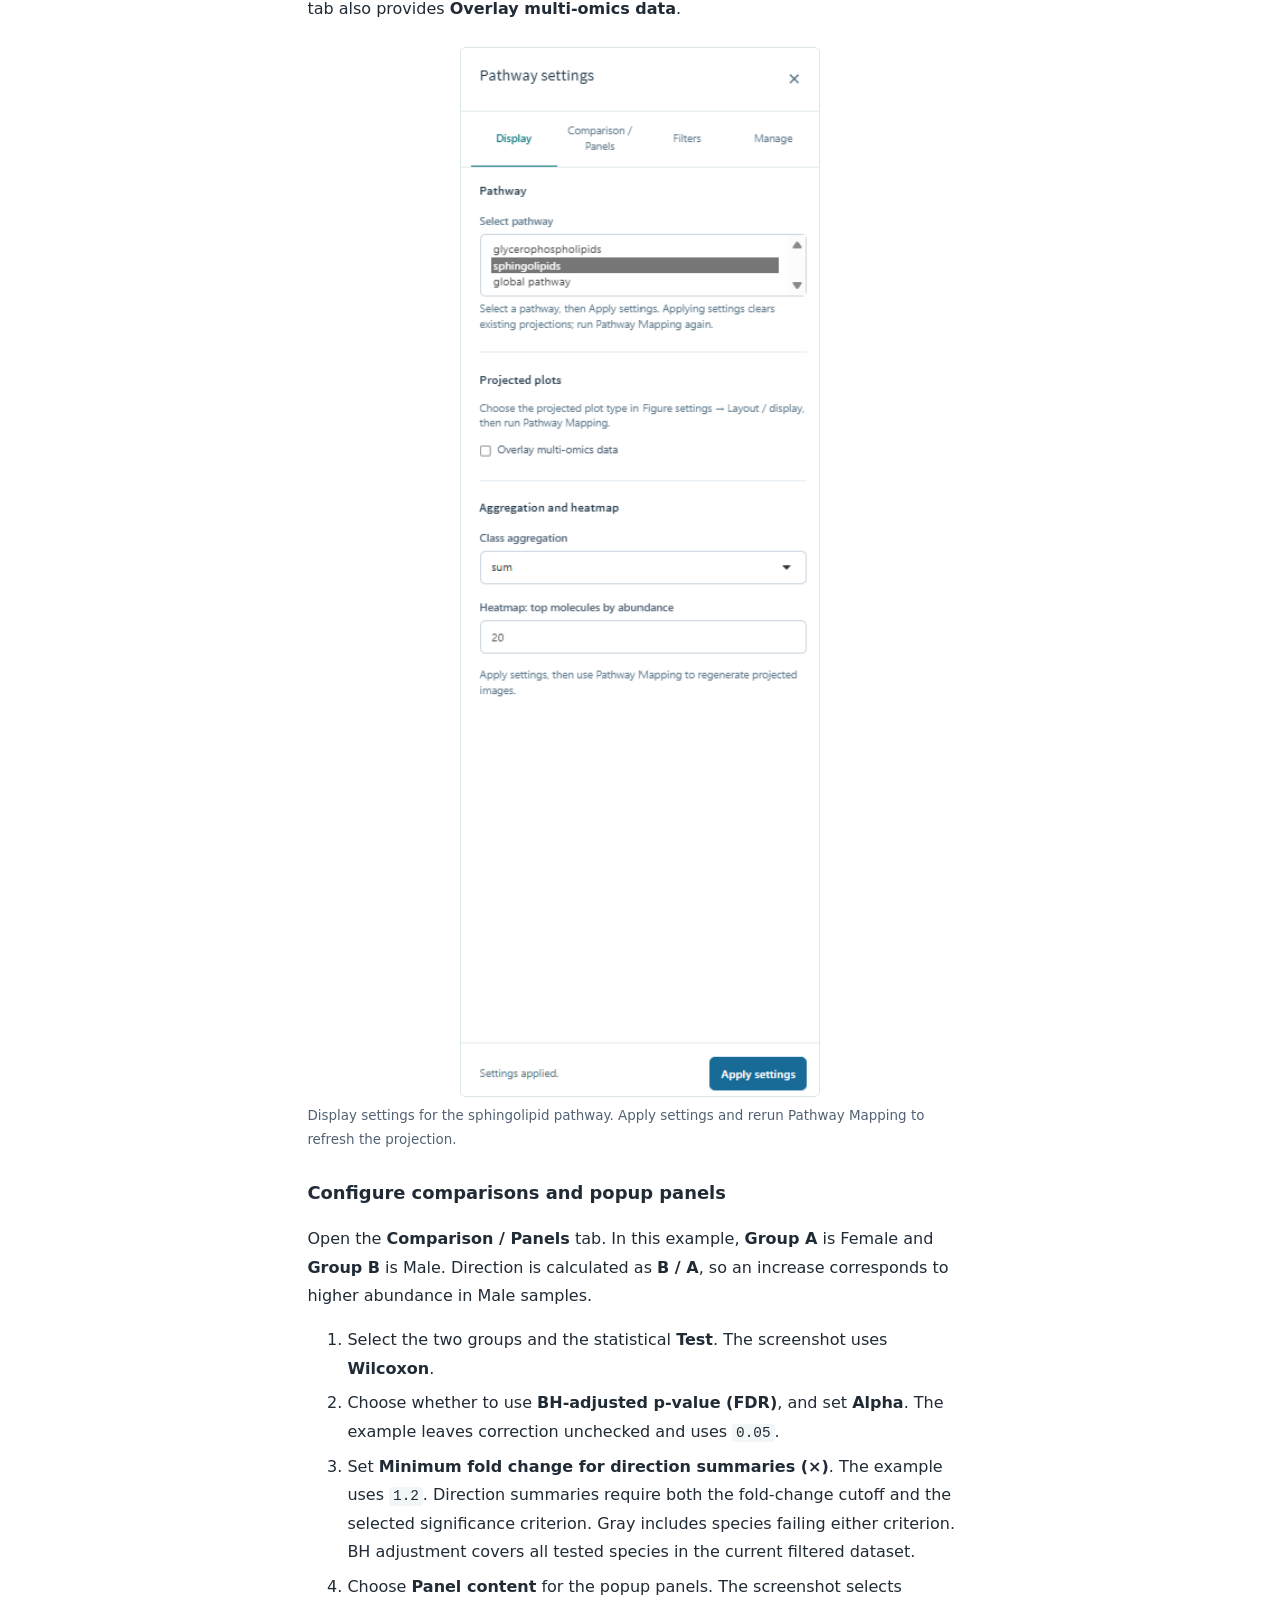
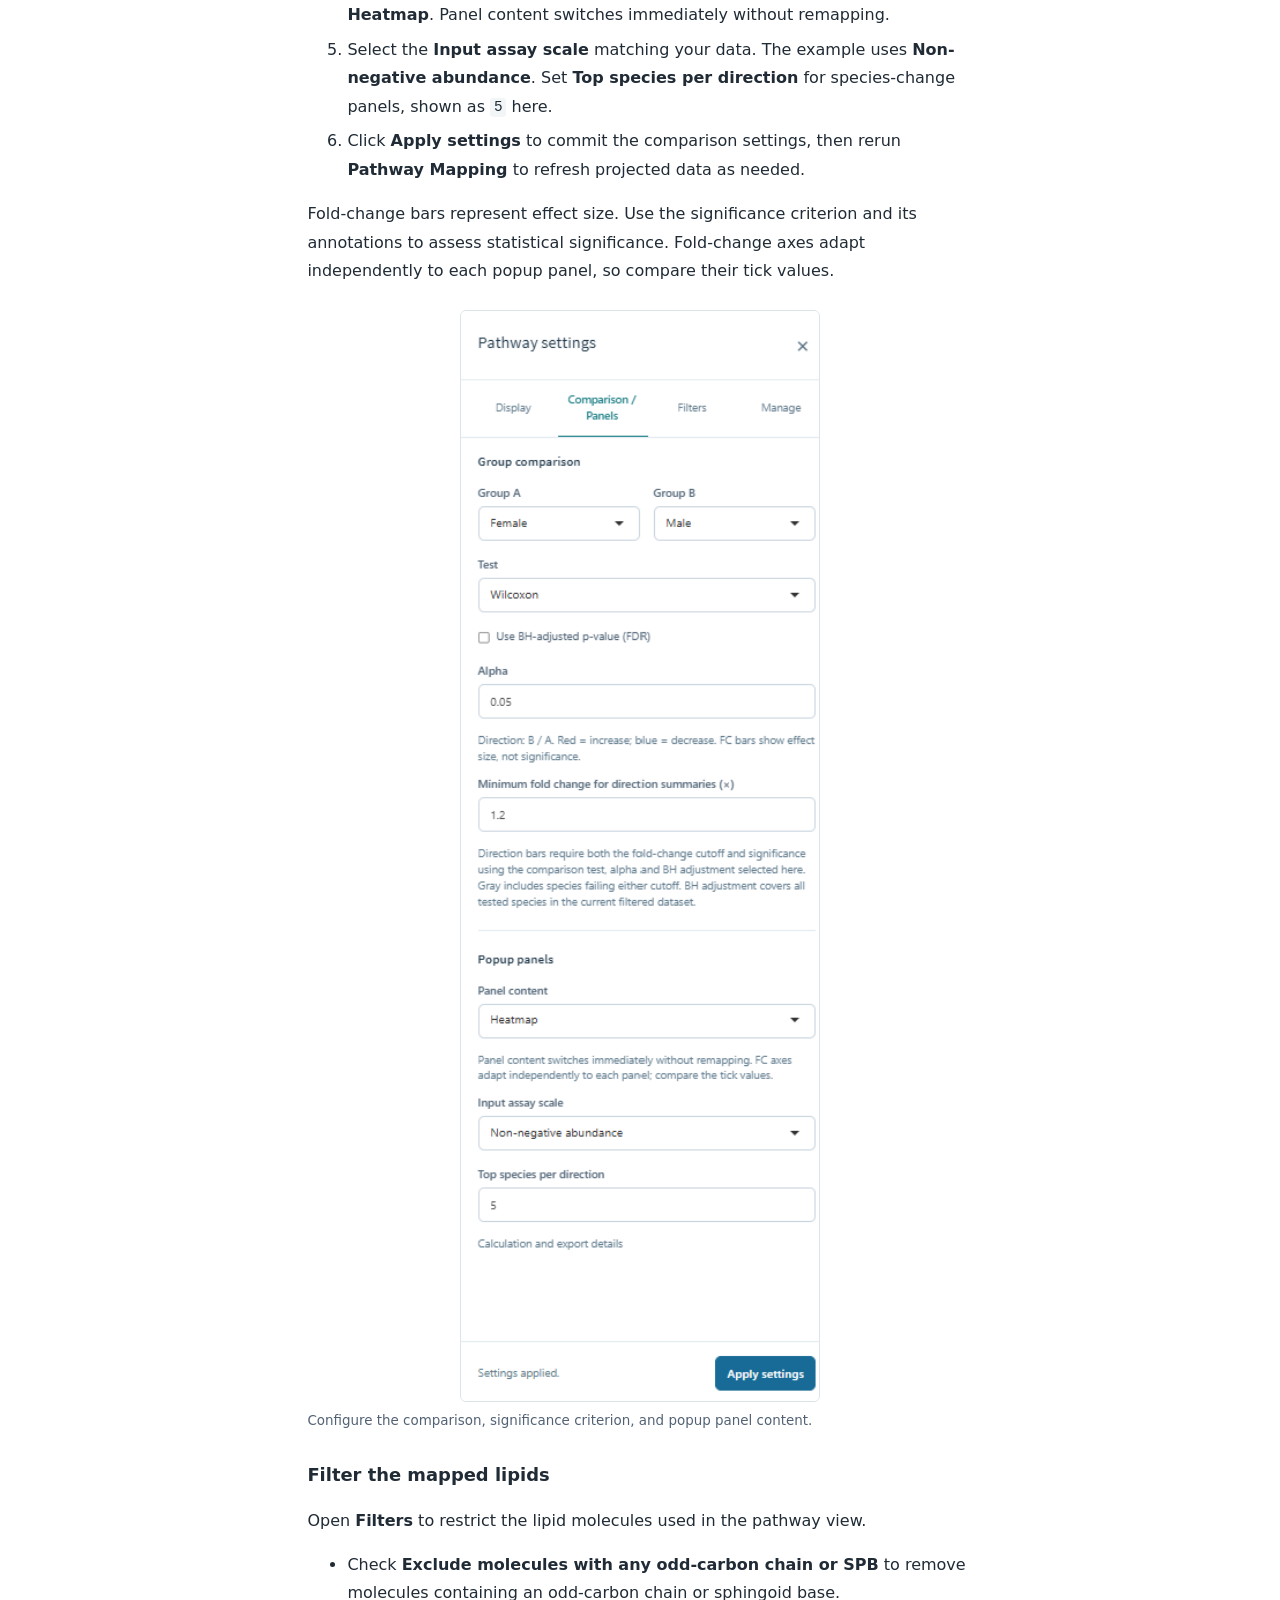
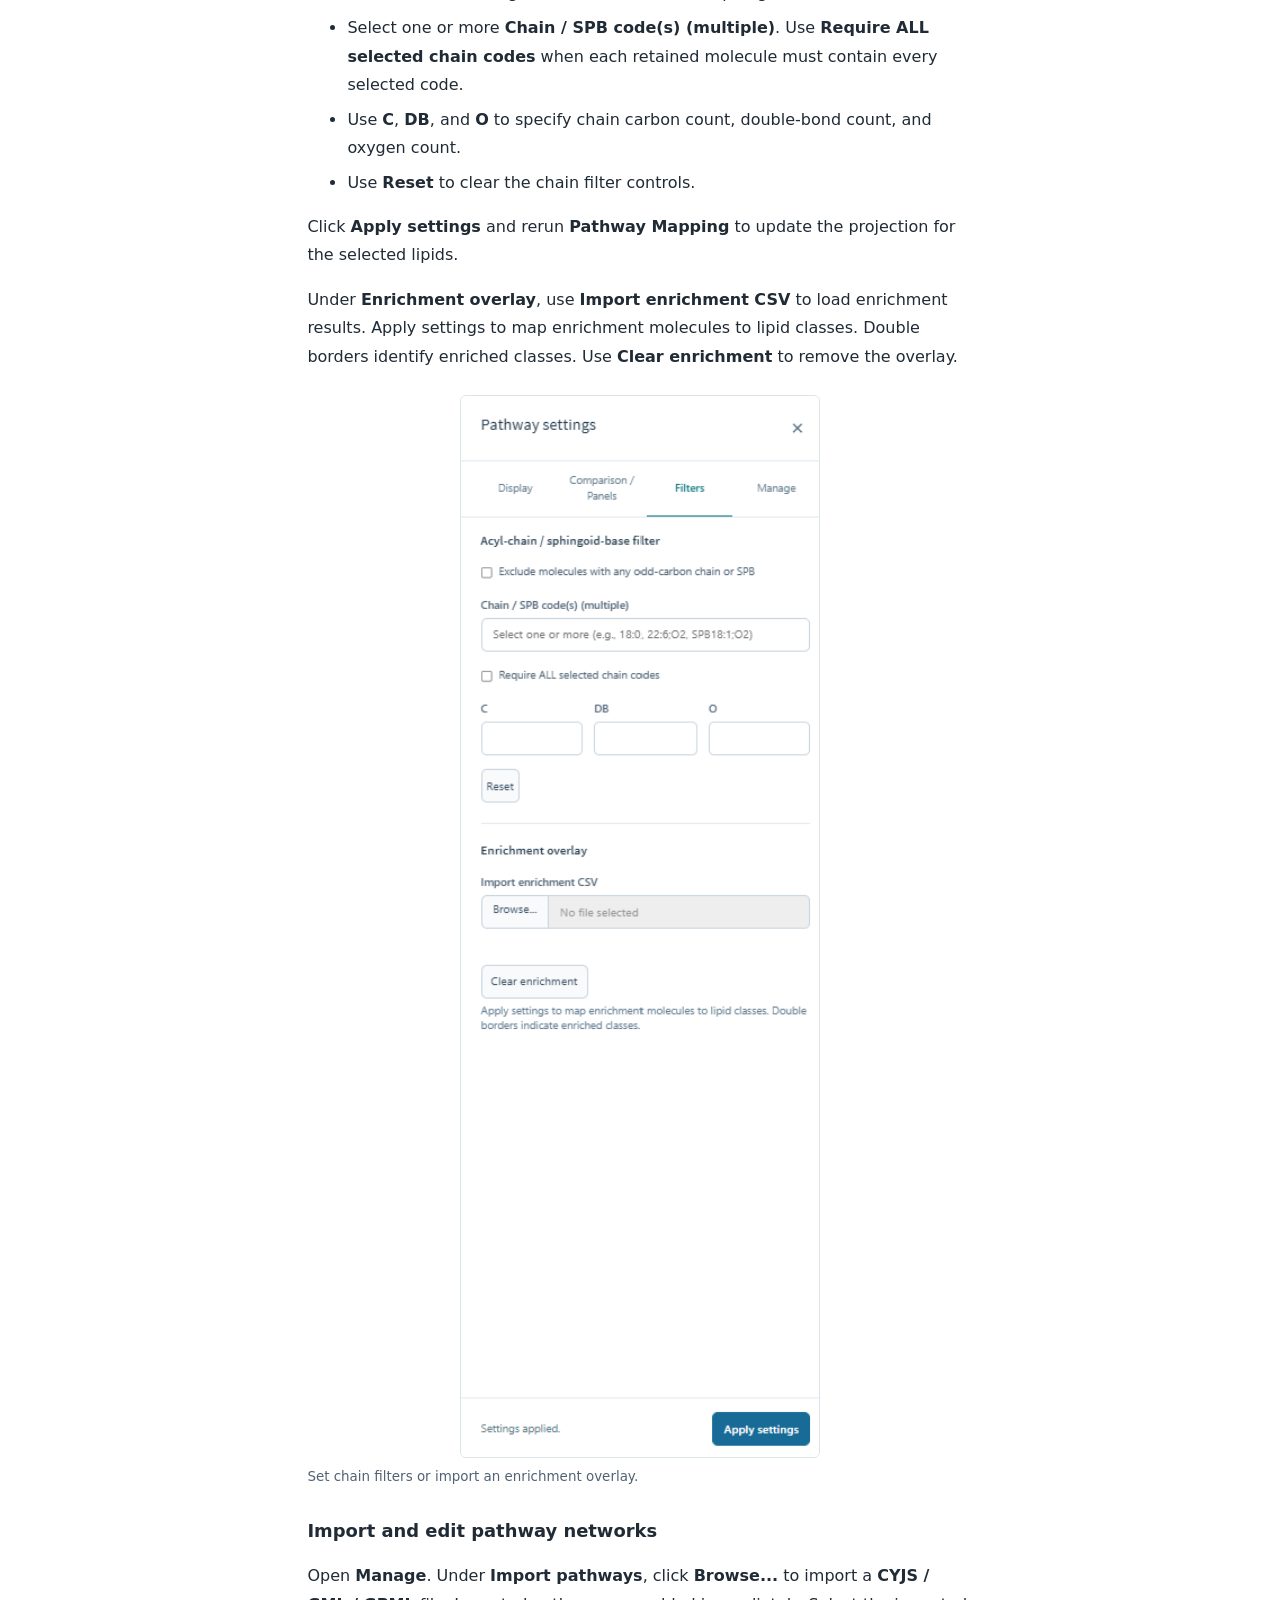
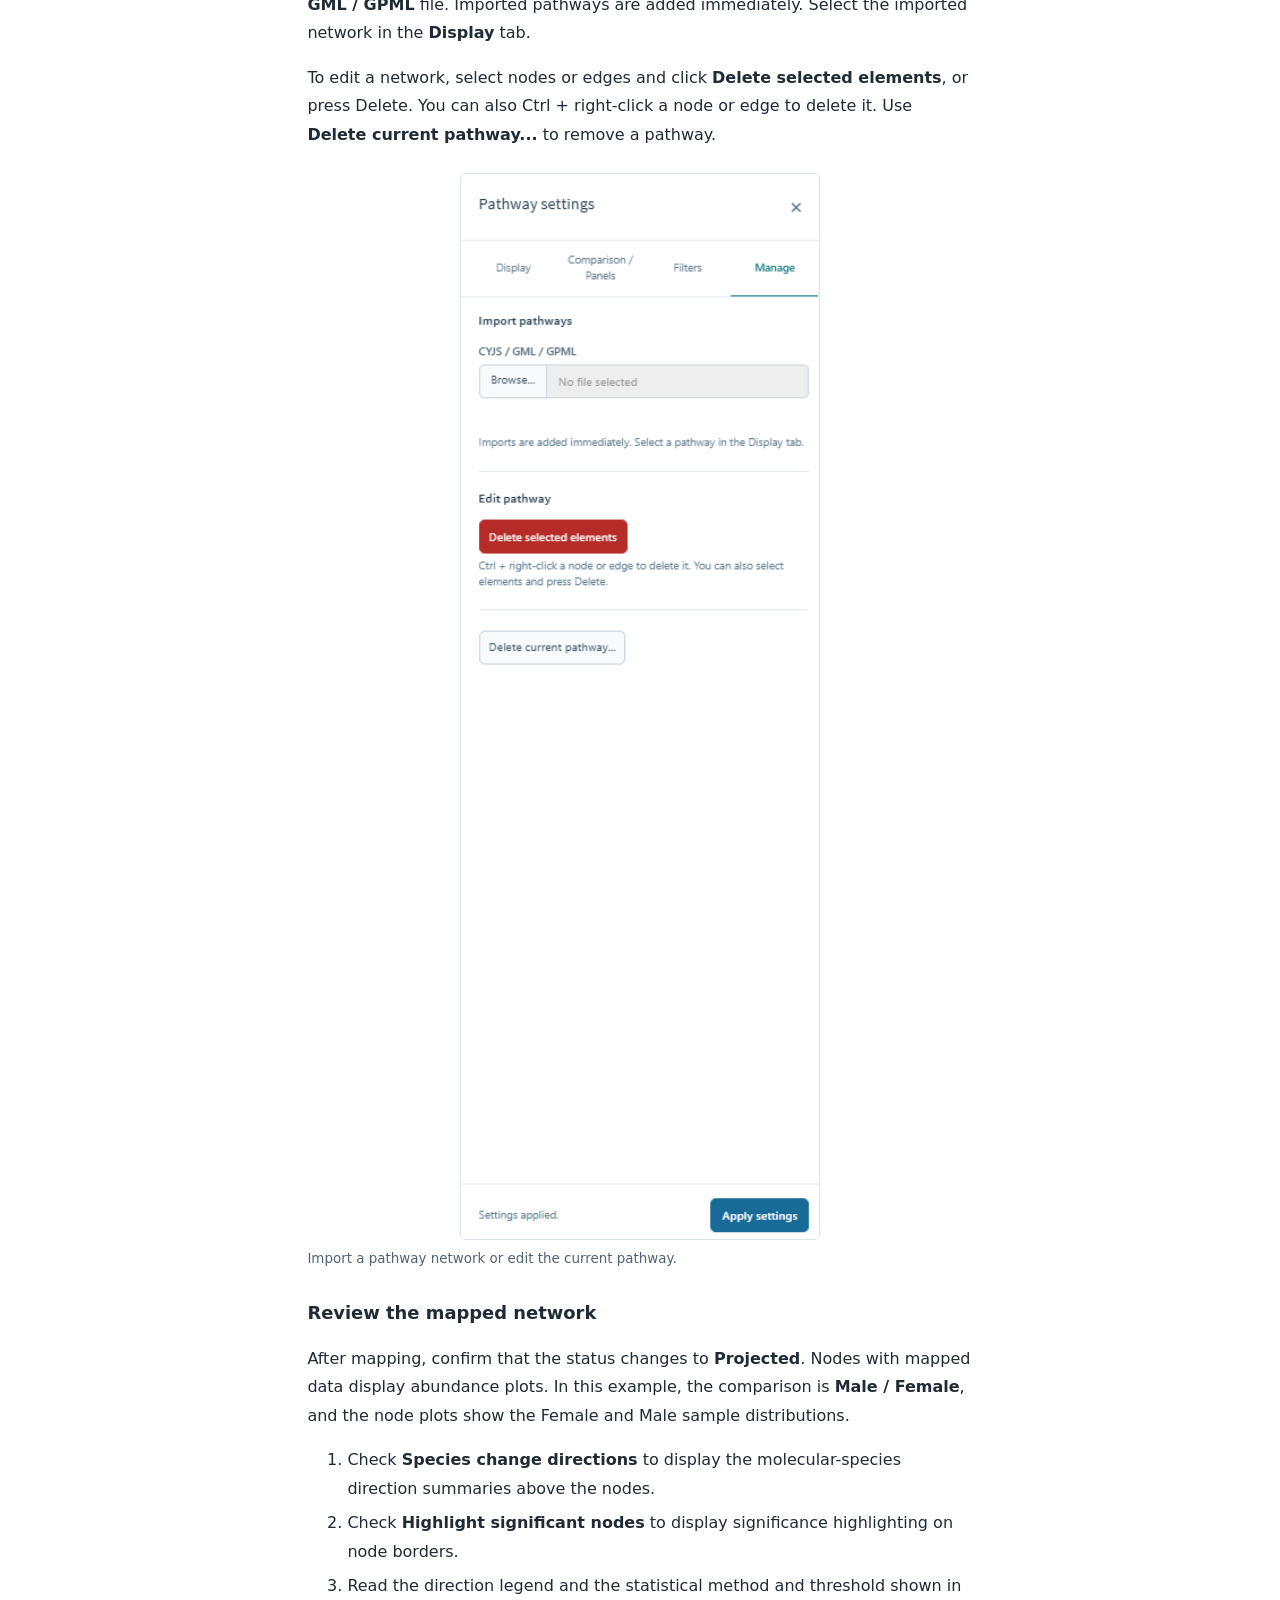
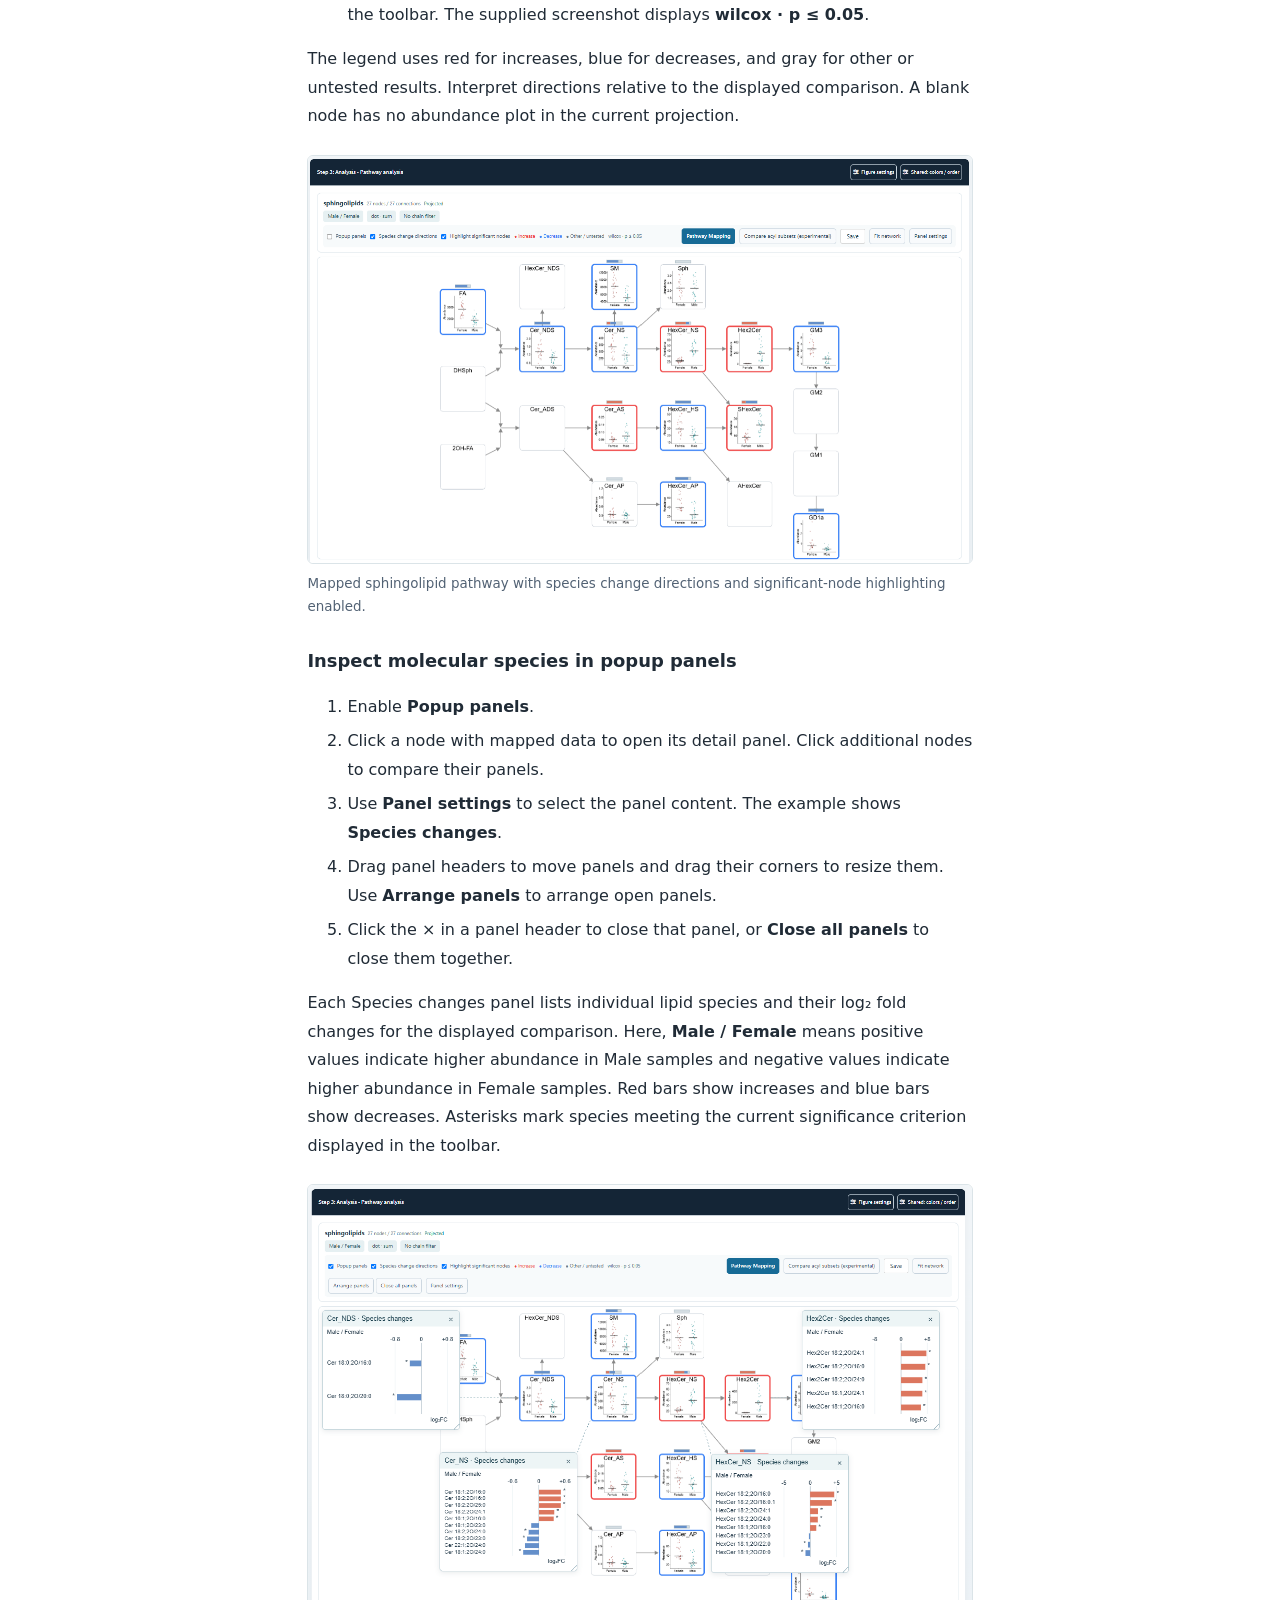
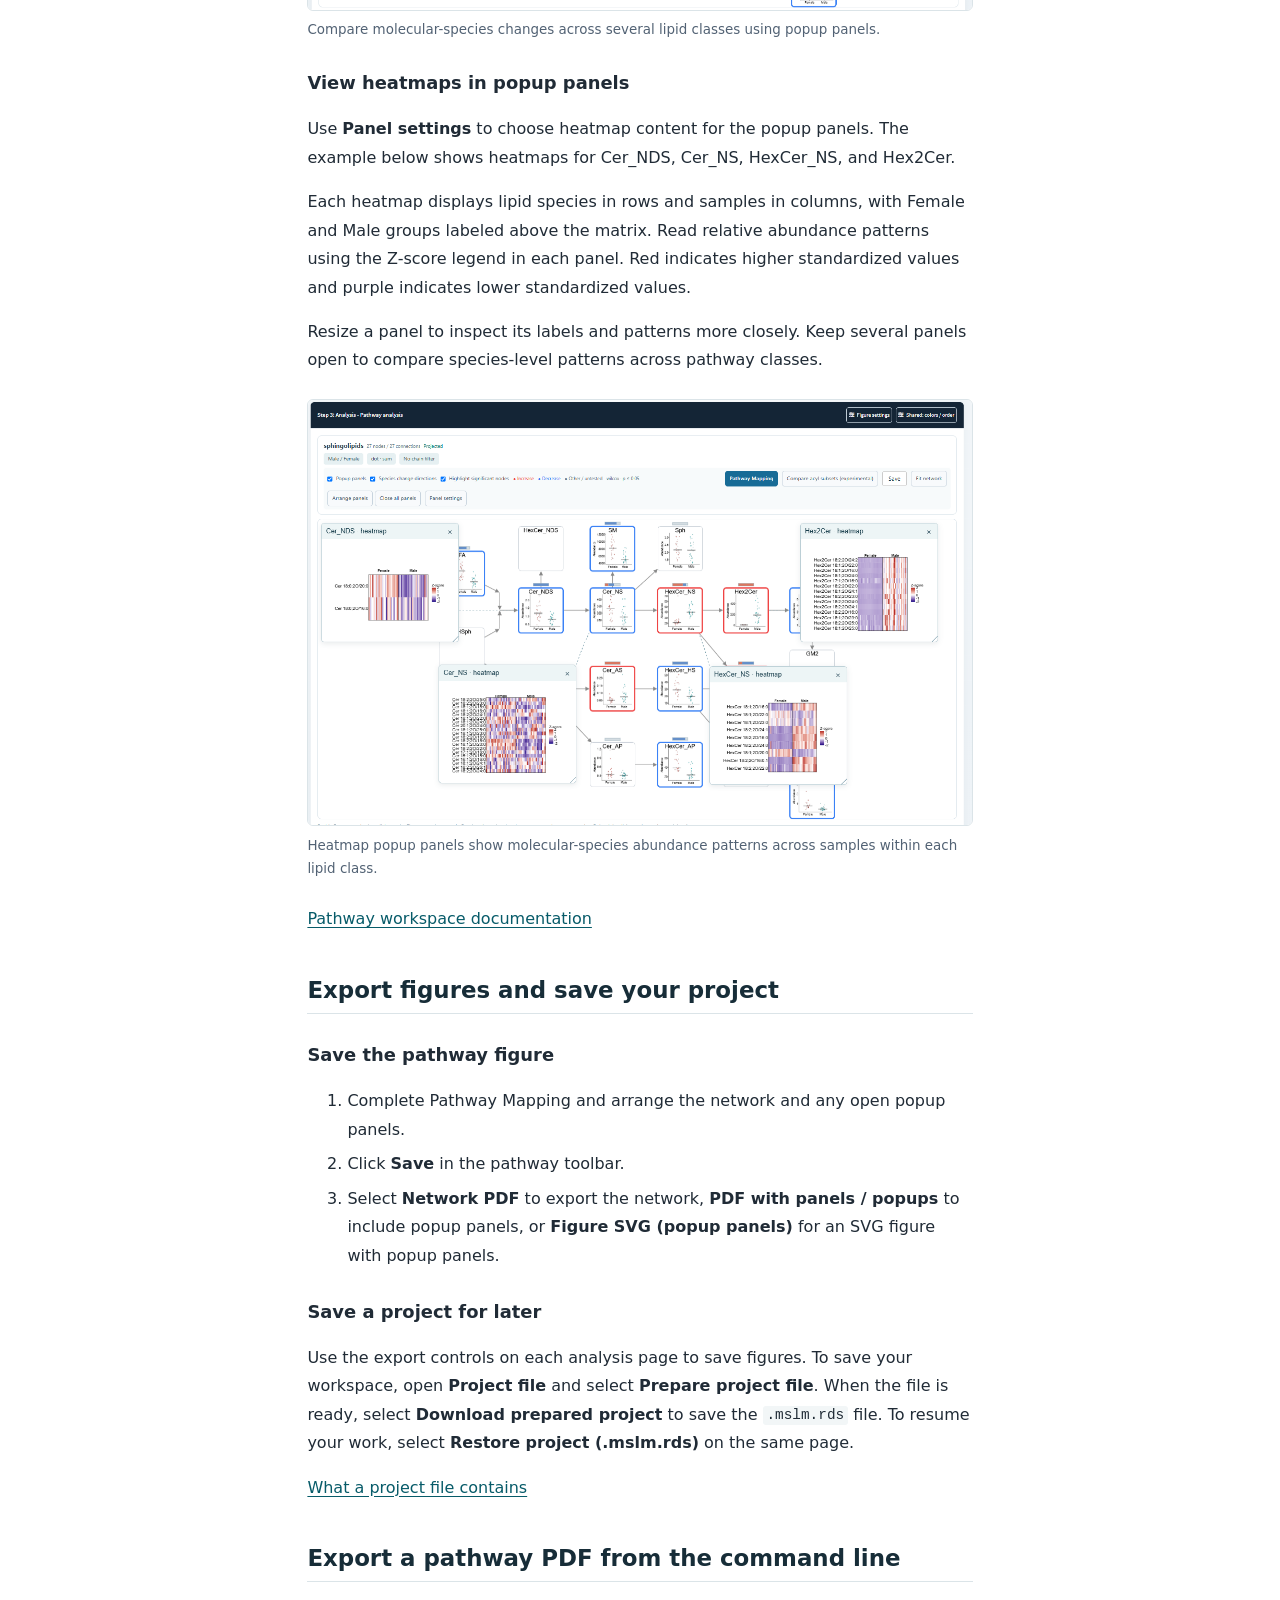
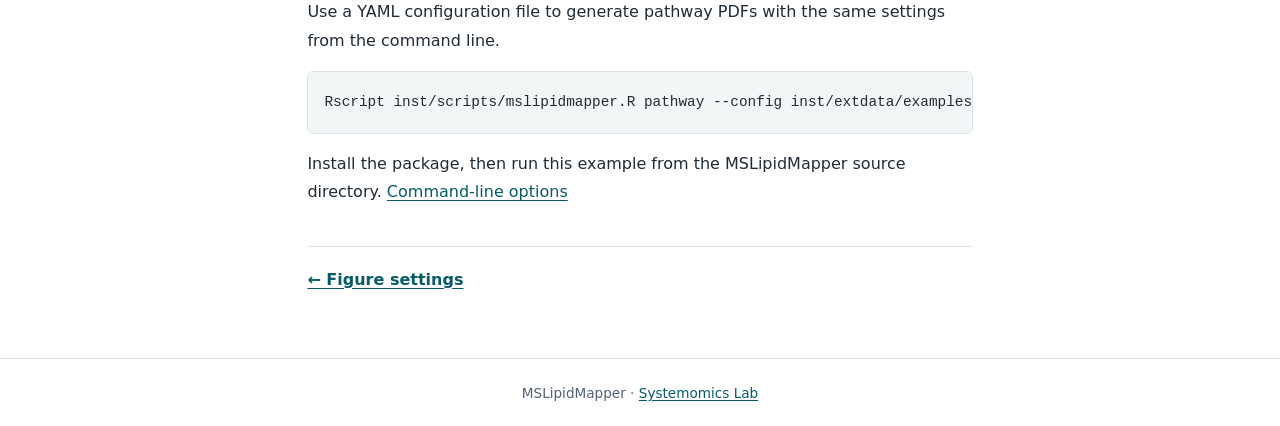
<file: pathway.html>
<!doctype html>
<html lang="en">
<head>
<meta charset="utf-8">
<meta name="viewport" content="width=device-width, initial-scale=1">
<meta name="description" content="View abundances aggregated by lipid class on a pathway map and save your results.">
<title>Pathway maps and export | MSLipidMapper Tutorial</title>
<link rel="stylesheet" href="assets/site.css">
</head>
<body>
<a class="skip" href="#content">Skip to main content</a>
<header><div class="top"><a class="brand" href="index.html"><strong>MSLipidMapper</strong><span>Tutorial</span></a><a class="source" href="https://github.com/systemsomicslab/MSLipidMapper">GitHub ↗</a></div></header>
<div class="layout">
<nav class="chapters" aria-label="Chapters"><p>Tutorial</p><a href="index.html">Introduction</a>
<a href="setup.html">Installation and setup</a>
<a href="import.html">Import data</a>
<a href="normalization.html">Normalization</a>
<a href="analysis.html">Analysis overview</a>
<a href="pca.html">PCA</a>
<a href="oplsda.html">OPLS-DA</a>
<a href="feature.html">Feature</a>
<a href="heatmap.html">Heatmap</a>
<a href="correlation.html">Correlation</a>
<a href="volcano.html">Volcano</a>
<a href="figure-settings.html">Figure settings</a>
<a href="pathway.html" aria-current="page">Pathway maps and export</a>
</nav>
<main id="content">
<h1>Pathway maps and export</h1>
<p class="lead">View abundances aggregated by lipid class on a pathway map and save your results.</p>
<section aria-labelledby="map">
<h2 id="map">View lipid metabolism pathways</h2>
<p>Open <strong>3. Analysis → Pathway analysis</strong>. The example shows the <strong>sphingolipids</strong> network before data projection. Its status reads <strong>Not projected - run Pathway Mapping</strong>.</p>
<figure class="screenshot"><a href="assets/pathway-before-mapping.png"><img src="assets/pathway-before-mapping.png" alt="Pathway analysis showing the sphingolipids network before projection, with a Not projected status, Male / Female comparison, and Pathway Mapping button." loading="lazy"></a><figcaption>The sphingolipids network before mapping abundance data.</figcaption></figure>
<ol><li>Review the selected pathway network and the comparison shown above it. This example displays <strong>Male / Female</strong>.</li><li>Click <strong>Pathway Mapping</strong> to open the mapping workflow.</li><li>Review the mapping settings and apply them to display the abundance data on the network.</li><li>Enable <strong>Popup panels</strong> and click a node to inspect its data. Use <strong>Panel settings</strong> to choose panel content.</li></ol>
<p>Use <strong>Fit network</strong> to fit the graph into the visible area.</p>
<h3>Configure pathway display</h3>
<p>In <strong>Pathway settings</strong>, open the <strong>Display</strong> tab.</p>
<ol><li>Under <strong>Select pathway</strong>, choose a network. The screenshot selects <strong>sphingolipids</strong>.</li><li>Under <strong>Class aggregation</strong>, choose how molecular abundances are summarized for each lipid class. The example uses <strong>sum</strong>.</li><li>Set <strong>Heatmap: top molecules by abundance</strong> to the number of molecules to show. The screenshot uses <code>20</code>.</li><li>Click <strong>Apply settings</strong>.</li><li>Run <strong>Pathway Mapping</strong> to regenerate the projected plots with the applied settings.</li></ol>
<p>To choose the projected plot type, use <strong>Figure settings → Layout / display</strong>, then run <strong>Pathway Mapping</strong>. When working with additional omics data, the Display tab also provides <strong>Overlay multi-omics data</strong>.</p>
<figure class="screenshot"><a href="assets/pathway-settings-display.png"><img src="assets/pathway-settings-display.png" style="max-width:360px;margin-inline:auto" alt="Pathway settings Display tab with sphingolipids selected, Class aggregation set to sum, Heatmap top molecules by abundance set to 20, and Apply settings." loading="lazy"></a><figcaption>Display settings for the sphingolipid pathway. Apply settings and rerun Pathway Mapping to refresh the projection.</figcaption></figure>
<h3>Configure comparisons and popup panels</h3>
<p>Open the <strong>Comparison / Panels</strong> tab. In this example, <strong>Group A</strong> is Female and <strong>Group B</strong> is Male. Direction is calculated as <strong>B / A</strong>, so an increase corresponds to higher abundance in Male samples.</p>
<ol><li>Select the two groups and the statistical <strong>Test</strong>. The screenshot uses <strong>Wilcoxon</strong>.</li><li>Choose whether to use <strong>BH-adjusted p-value (FDR)</strong>, and set <strong>Alpha</strong>. The example leaves correction unchecked and uses <code>0.05</code>.</li><li>Set <strong>Minimum fold change for direction summaries (×)</strong>. The example uses <code>1.2</code>. Direction summaries require both the fold-change cutoff and the selected significance criterion. Gray includes species failing either criterion. BH adjustment covers all tested species in the current filtered dataset.</li><li>Choose <strong>Panel content</strong> for the popup panels. The screenshot selects <strong>Heatmap</strong>. Panel content switches immediately without remapping.</li><li>Select the <strong>Input assay scale</strong> matching your data. The example uses <strong>Non-negative abundance</strong>. Set <strong>Top species per direction</strong> for species-change panels, shown as <code>5</code> here.</li><li>Click <strong>Apply settings</strong> to commit the comparison settings, then rerun <strong>Pathway Mapping</strong> to refresh projected data as needed.</li></ol>
<p>Fold-change bars represent effect size. Use the significance criterion and its annotations to assess statistical significance. Fold-change axes adapt independently to each popup panel, so compare their tick values.</p><figure class="screenshot"><a href="assets/pathway-settings-comparison.png"><img src="assets/pathway-settings-comparison.png" style="max-width:360px;margin-inline:auto" alt="Comparison and Panels tab showing Female and Male, Wilcoxon test, alpha 0.05, fold-change cutoff 1.2, Heatmap panel content, and non-negative abundance input scale." loading="lazy"></a><figcaption>Configure the comparison, significance criterion, and popup panel content.</figcaption></figure><h3>Filter the mapped lipids</h3>
<p>Open <strong>Filters</strong> to restrict the lipid molecules used in the pathway view.</p>
<ul><li>Check <strong>Exclude molecules with any odd-carbon chain or SPB</strong> to remove molecules containing an odd-carbon chain or sphingoid base.</li><li>Select one or more <strong>Chain / SPB code(s) (multiple)</strong>. Use <strong>Require ALL selected chain codes</strong> when each retained molecule must contain every selected code.</li><li>Use <strong>C</strong>, <strong>DB</strong>, and <strong>O</strong> to specify chain carbon count, double-bond count, and oxygen count.</li><li>Use <strong>Reset</strong> to clear the chain filter controls.</li></ul>
<p>Click <strong>Apply settings</strong> and rerun <strong>Pathway Mapping</strong> to update the projection for the selected lipids.</p>
<p>Under <strong>Enrichment overlay</strong>, use <strong>Import enrichment CSV</strong> to load enrichment results. Apply settings to map enrichment molecules to lipid classes. Double borders identify enriched classes. Use <strong>Clear enrichment</strong> to remove the overlay.</p><figure class="screenshot"><a href="assets/pathway-settings-filters.png"><img src="assets/pathway-settings-filters.png" style="max-width:360px;margin-inline:auto" alt="Filters tab with odd-carbon exclusion, chain and SPB code selection, C DB O fields, Reset, and enrichment CSV upload." loading="lazy"></a><figcaption>Set chain filters or import an enrichment overlay.</figcaption></figure><h3>Import and edit pathway networks</h3>
<p>Open <strong>Manage</strong>. Under <strong>Import pathways</strong>, click <strong>Browse...</strong> to import a <strong>CYJS / GML / GPML</strong> file. Imported pathways are added immediately. Select the imported network in the <strong>Display</strong> tab.</p>
<p>To edit a network, select nodes or edges and click <strong>Delete selected elements</strong>, or press Delete. You can also Ctrl + right-click a node or edge to delete it. Use <strong>Delete current pathway...</strong> to remove a pathway.</p><figure class="screenshot"><a href="assets/pathway-settings-manage.png"><img src="assets/pathway-settings-manage.png" style="max-width:360px;margin-inline:auto" alt="Manage tab with CYJS GML GPML import, Delete selected elements, and Delete current pathway controls." loading="lazy"></a><figcaption>Import a pathway network or edit the current pathway.</figcaption></figure><h3>Review the mapped network</h3>
<p>After mapping, confirm that the status changes to <strong>Projected</strong>. Nodes with mapped data display abundance plots. In this example, the comparison is <strong>Male / Female</strong>, and the node plots show the Female and Male sample distributions.</p>
<ol><li>Check <strong>Species change directions</strong> to display the molecular-species direction summaries above the nodes.</li><li>Check <strong>Highlight significant nodes</strong> to display significance highlighting on node borders.</li><li>Read the direction legend and the statistical method and threshold shown in the toolbar. The supplied screenshot displays <strong>wilcox · p ≤ 0.05</strong>.</li></ol>
<p>The legend uses red for increases, blue for decreases, and gray for other or untested results. Interpret directions relative to the displayed comparison. A blank node has no abundance plot in the current projection.</p>
<figure class="screenshot"><a href="assets/pathway-projected.png"><img src="assets/pathway-projected.png" alt="Projected sphingolipid pathway with Female and Male abundance plots inside nodes, species change-direction bars, and significant-node border highlighting enabled." loading="lazy"></a><figcaption>Mapped sphingolipid pathway with species change directions and significant-node highlighting enabled.</figcaption></figure>
<h3>Inspect molecular species in popup panels</h3>
<ol><li>Enable <strong>Popup panels</strong>.</li><li>Click a node with mapped data to open its detail panel. Click additional nodes to compare their panels.</li><li>Use <strong>Panel settings</strong> to select the panel content. The example shows <strong>Species changes</strong>.</li><li>Drag panel headers to move panels and drag their corners to resize them. Use <strong>Arrange panels</strong> to arrange open panels.</li><li>Click the × in a panel header to close that panel, or <strong>Close all panels</strong> to close them together.</li></ol>
<p>Each Species changes panel lists individual lipid species and their log₂ fold changes for the displayed comparison. Here, <strong>Male / Female</strong> means positive values indicate higher abundance in Male samples and negative values indicate higher abundance in Female samples. Red bars show increases and blue bars show decreases. Asterisks mark species meeting the current significance criterion displayed in the toolbar.</p>
<figure class="screenshot"><a href="assets/pathway-popup-panels.png"><img src="assets/pathway-popup-panels.png" alt="Sphingolipid pathway with popup panels for Cer_NDS, Cer_NS, HexCer_NS, and Hex2Cer showing molecular-species log2 fold changes for Male versus Female." loading="lazy"></a><figcaption>Compare molecular-species changes across several lipid classes using popup panels.</figcaption></figure>
<h3>View heatmaps in popup panels</h3>
<p>Use <strong>Panel settings</strong> to choose heatmap content for the popup panels. The example below shows heatmaps for Cer_NDS, Cer_NS, HexCer_NS, and Hex2Cer.</p>
<p>Each heatmap displays lipid species in rows and samples in columns, with Female and Male groups labeled above the matrix. Read relative abundance patterns using the Z-score legend in each panel. Red indicates higher standardized values and purple indicates lower standardized values.</p>
<p>Resize a panel to inspect its labels and patterns more closely. Keep several panels open to compare species-level patterns across pathway classes.</p>
<figure class="screenshot"><a href="assets/pathway-popup-heatmaps.png"><img src="assets/pathway-popup-heatmaps.png" alt="Projected sphingolipid pathway with heatmap popup panels for Cer_NDS, Cer_NS, HexCer_NS, and Hex2Cer, displaying molecular species across Female and Male samples." loading="lazy"></a><figcaption>Heatmap popup panels show molecular-species abundance patterns across samples within each lipid class.</figcaption></figure>
<p><a href="https://github.com/systemsomicslab/MSLipidMapper/blob/178a6e9c1d9c809c4e57834aca4fce86e7451503/docs/pathway-workspace.md">Pathway workspace documentation</a></p>
</section>
<section aria-labelledby="export"><h2 id="export">Export figures and save your project</h2>
<h3>Save the pathway figure</h3>
<ol><li>Complete Pathway Mapping and arrange the network and any open popup panels.</li><li>Click <strong>Save</strong> in the pathway toolbar.</li><li>Select <strong>Network PDF</strong> to export the network, <strong>PDF with panels / popups</strong> to include popup panels, or <strong>Figure SVG (popup panels)</strong> for an SVG figure with popup panels.</li></ol>
<h3>Save a project for later</h3><p>Use the export controls on each analysis page to save figures. To save your workspace, open <strong>Project file</strong> and select <strong>Prepare project file</strong>. When the file is ready, select <strong>Download prepared project</strong> to save the <code>.mslm.rds</code> file. To resume your work, select <strong>Restore project (.mslm.rds)</strong> on the same page.</p><p><a href="https://github.com/systemsomicslab/MSLipidMapper/blob/178a6e9c1d9c809c4e57834aca4fce86e7451503/docs/project-files.md">What a project file contains</a></p></section>
<section aria-labelledby="batch"><h2 id="batch">Export a pathway PDF from the command line</h2><p>Use a YAML configuration file to generate pathway PDFs with the same settings from the command line.</p><pre><code>Rscript inst/scripts/mslipidmapper.R pathway --config inst/extdata/examples/pathway-cli.yml</code></pre><p>Install the package, then run this example from the MSLipidMapper source directory. <a href="https://github.com/systemsomicslab/MSLipidMapper/blob/178a6e9c1d9c809c4e57834aca4fce86e7451503/README.md#command-line-pathway-mapping">Command-line options</a></p></section>
<nav class="pager" aria-label="Previous and next chapters"><a href="figure-settings.html">← Figure settings</a></nav>
</main>
<nav class="toc" aria-label="Page contents"><p>On this page</p><a href="#map">View lipid metabolism pathways</a>
<a href="#export">Export figures and save your project</a>
<a href="#batch">Export a pathway PDF from the command line</a></nav>
</div>
<footer>MSLipidMapper · <a href="https://github.com/systemsomicslab">Systemomics Lab</a></footer>
</body>
</html>
</file>
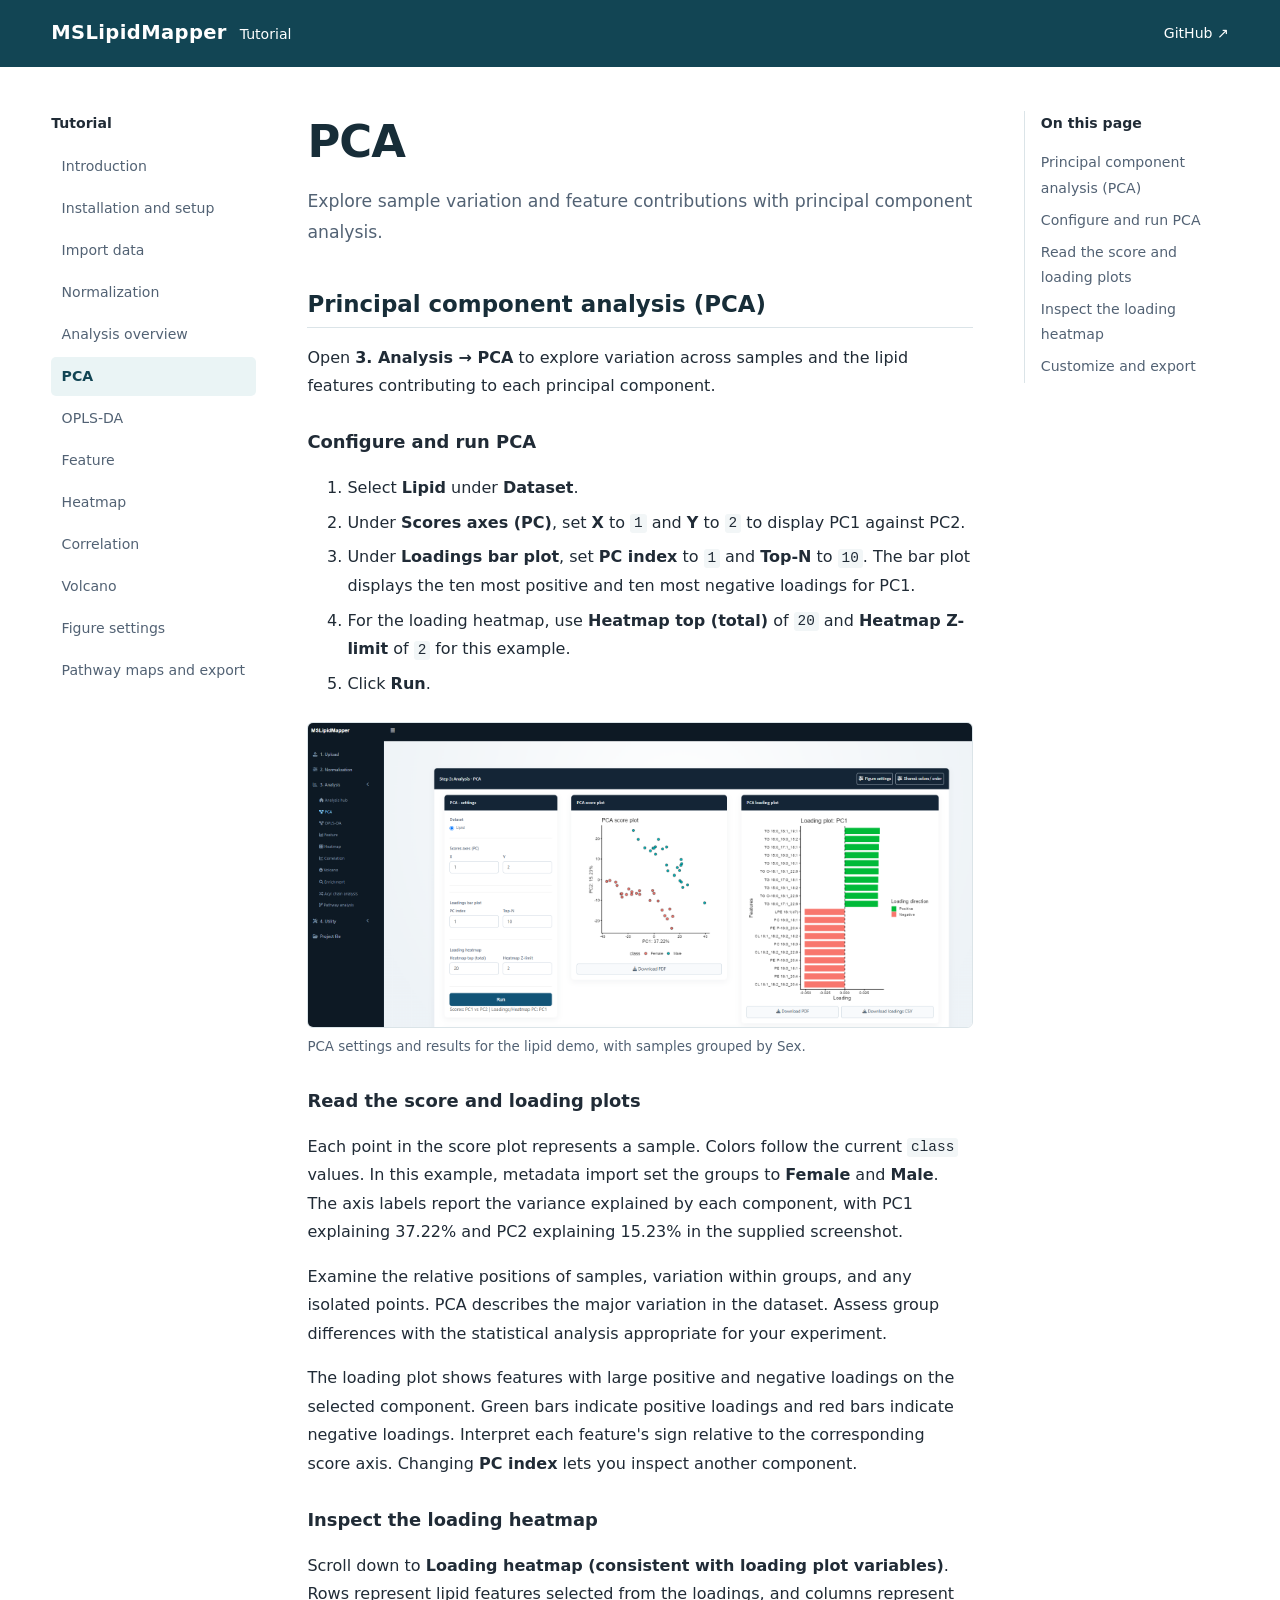
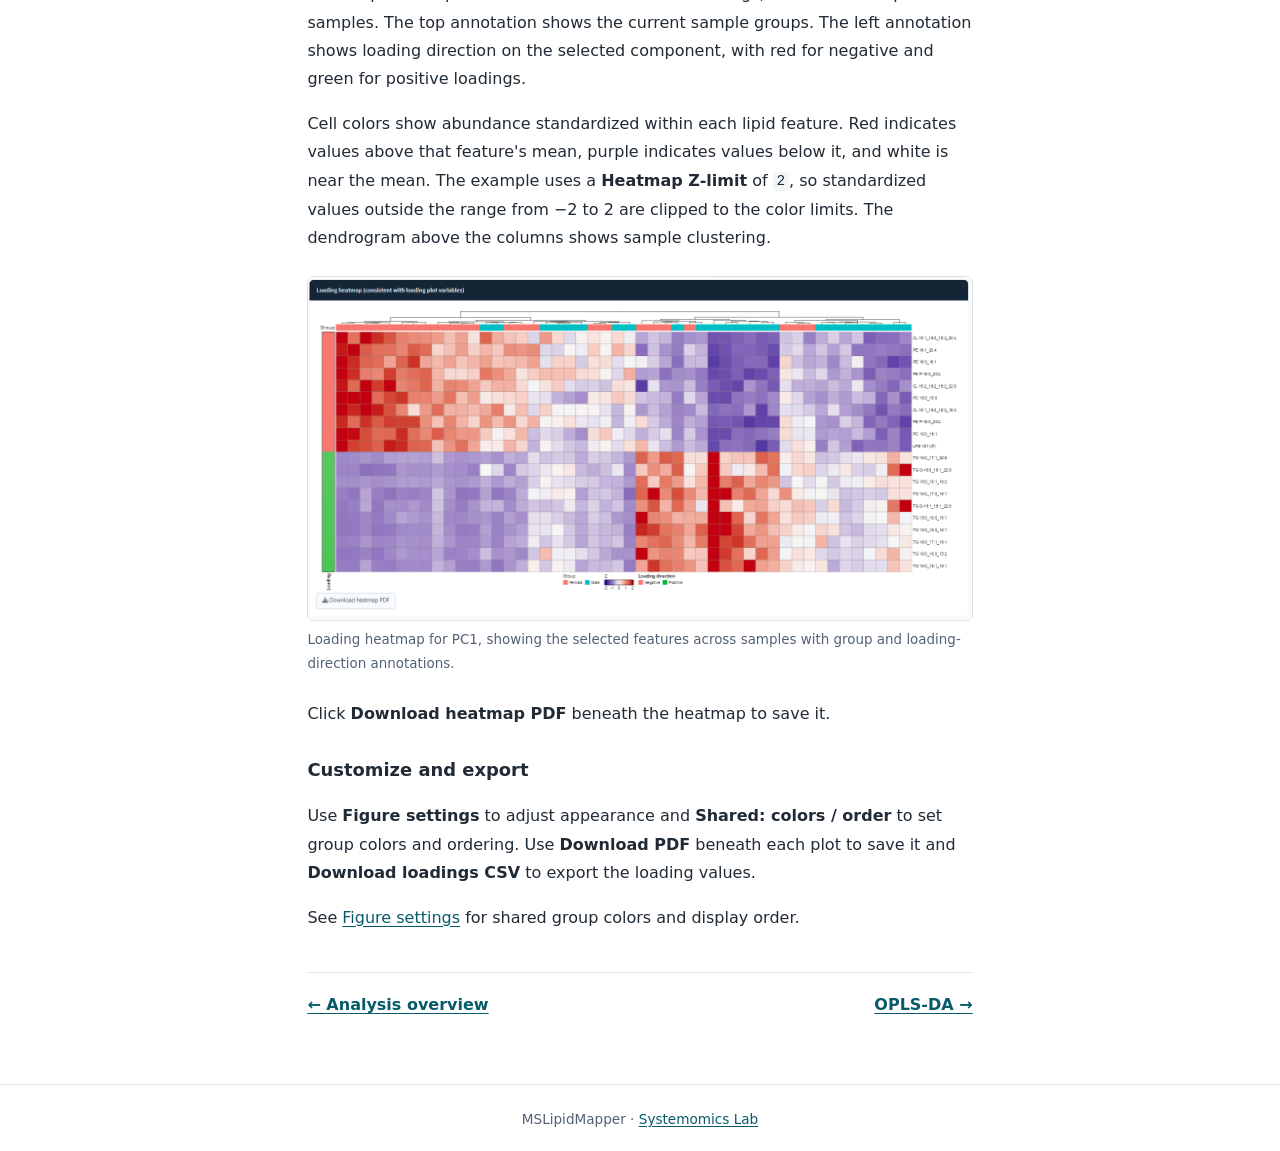
<file: pca.html>
<!doctype html>
<html lang="en">
<head>
<meta charset="utf-8">
<meta name="viewport" content="width=device-width, initial-scale=1">
<meta name="description" content="Explore sample variation and feature contributions with principal component analysis.">
<title>PCA | MSLipidMapper Tutorial</title>
<link rel="stylesheet" href="assets/site.css">
</head>
<body>
<a class="skip" href="#content">Skip to main content</a>
<header><div class="top"><a class="brand" href="index.html"><strong>MSLipidMapper</strong><span>Tutorial</span></a><a class="source" href="https://github.com/systemsomicslab/MSLipidMapper">GitHub ↗</a></div></header>
<div class="layout">
<nav class="chapters" aria-label="Chapters"><p>Tutorial</p><a href="index.html">Introduction</a>
<a href="setup.html">Installation and setup</a>
<a href="import.html">Import data</a>
<a href="normalization.html">Normalization</a>
<a href="analysis.html">Analysis overview</a>
<a href="pca.html" aria-current="page">PCA</a>
<a href="oplsda.html">OPLS-DA</a>
<a href="feature.html">Feature</a>
<a href="heatmap.html">Heatmap</a>
<a href="correlation.html">Correlation</a>
<a href="volcano.html">Volcano</a>
<a href="figure-settings.html">Figure settings</a>
<a href="pathway.html">Pathway maps and export</a>
</nav>
<main id="content">
<h1>PCA</h1>
<p class="lead">Explore sample variation and feature contributions with principal component analysis.</p>
<section aria-labelledby="pca">
<h2 id="pca">Principal component analysis (PCA)</h2>
<p>Open <strong>3. Analysis → PCA</strong> to explore variation across samples and the lipid features contributing to each principal component.</p>
<h3 id="configure-and-run-pca">Configure and run PCA</h3>
<ol><li>Select <strong>Lipid</strong> under <strong>Dataset</strong>.</li><li>Under <strong>Scores axes (PC)</strong>, set <strong>X</strong> to <code>1</code> and <strong>Y</strong> to <code>2</code> to display PC1 against PC2.</li><li>Under <strong>Loadings bar plot</strong>, set <strong>PC index</strong> to <code>1</code> and <strong>Top-N</strong> to <code>10</code>. The bar plot displays the ten most positive and ten most negative loadings for PC1.</li><li>For the loading heatmap, use <strong>Heatmap top (total)</strong> of <code>20</code> and <strong>Heatmap Z-limit</strong> of <code>2</code> for this example.</li><li>Click <strong>Run</strong>.</li></ol>
<figure class="screenshot"><a href="assets/pca-settings-results.png"><img src="assets/pca-settings-results.png" alt="PCA settings with PC1 and PC2 score axes, PC1 loadings and Top-N 10, alongside a score plot colored Female and Male and a signed loading bar plot." loading="lazy"></a><figcaption>PCA settings and results for the lipid demo, with samples grouped by Sex.</figcaption></figure>
<h3 id="read-the-score-and-loading-plots">Read the score and loading plots</h3>
<p>Each point in the score plot represents a sample. Colors follow the current <code>class</code> values. In this example, metadata import set the groups to <strong>Female</strong> and <strong>Male</strong>. The axis labels report the variance explained by each component, with PC1 explaining 37.22% and PC2 explaining 15.23% in the supplied screenshot.</p>
<p>Examine the relative positions of samples, variation within groups, and any isolated points. PCA describes the major variation in the dataset. Assess group differences with the statistical analysis appropriate for your experiment.</p>
<p>The loading plot shows features with large positive and negative loadings on the selected component. Green bars indicate positive loadings and red bars indicate negative loadings. Interpret each feature's sign relative to the corresponding score axis. Changing <strong>PC index</strong> lets you inspect another component.</p>
<h3 id="inspect-the-loading-heatmap">Inspect the loading heatmap</h3>
<p>Scroll down to <strong>Loading heatmap (consistent with loading plot variables)</strong>. Rows represent lipid features selected from the loadings, and columns represent samples. The top annotation shows the current sample groups. The left annotation shows loading direction on the selected component, with red for negative and green for positive loadings.</p>
<p>Cell colors show abundance standardized within each lipid feature. Red indicates values above that feature's mean, purple indicates values below it, and white is near the mean. The example uses a <strong>Heatmap Z-limit</strong> of <code>2</code>, so standardized values outside the range from −2 to 2 are clipped to the color limits. The dendrogram above the columns shows sample clustering.</p>
<figure class="screenshot"><a href="assets/pca-loading-heatmap.png"><img src="assets/pca-loading-heatmap.png" alt="PCA loading heatmap with lipid features in rows, clustered samples in columns, Female and Male group annotations, a row-wise Z-score color scale, and negative and positive loading annotations." loading="lazy"></a><figcaption>Loading heatmap for PC1, showing the selected features across samples with group and loading-direction annotations.</figcaption></figure>
<p>Click <strong>Download heatmap PDF</strong> beneath the heatmap to save it.</p>
<h3 id="customize-and-export">Customize and export</h3>
<p>Use <strong>Figure settings</strong> to adjust appearance and <strong>Shared: colors / order</strong> to set group colors and ordering. Use <strong>Download PDF</strong> beneath each plot to save it and <strong>Download loadings CSV</strong> to export the loading values.</p>
</section><p>See <a href="figure-settings.html">Figure settings</a> for shared group colors and display order.</p>
<nav class="pager" aria-label="Previous and next chapters"><a href="analysis.html">← Analysis overview</a><a href="oplsda.html">OPLS-DA →</a></nav>
</main>
<nav class="toc" aria-label="Page contents"><p>On this page</p><a href="#pca">Principal component analysis (PCA)</a><a href="#configure-and-run-pca">Configure and run PCA</a><a href="#read-the-score-and-loading-plots">Read the score and loading plots</a><a href="#inspect-the-loading-heatmap">Inspect the loading heatmap</a><a href="#customize-and-export">Customize and export</a></nav>
</div>
<footer>MSLipidMapper · <a href="https://github.com/systemsomicslab">Systemomics Lab</a></footer>
</body>
</html>
</file>
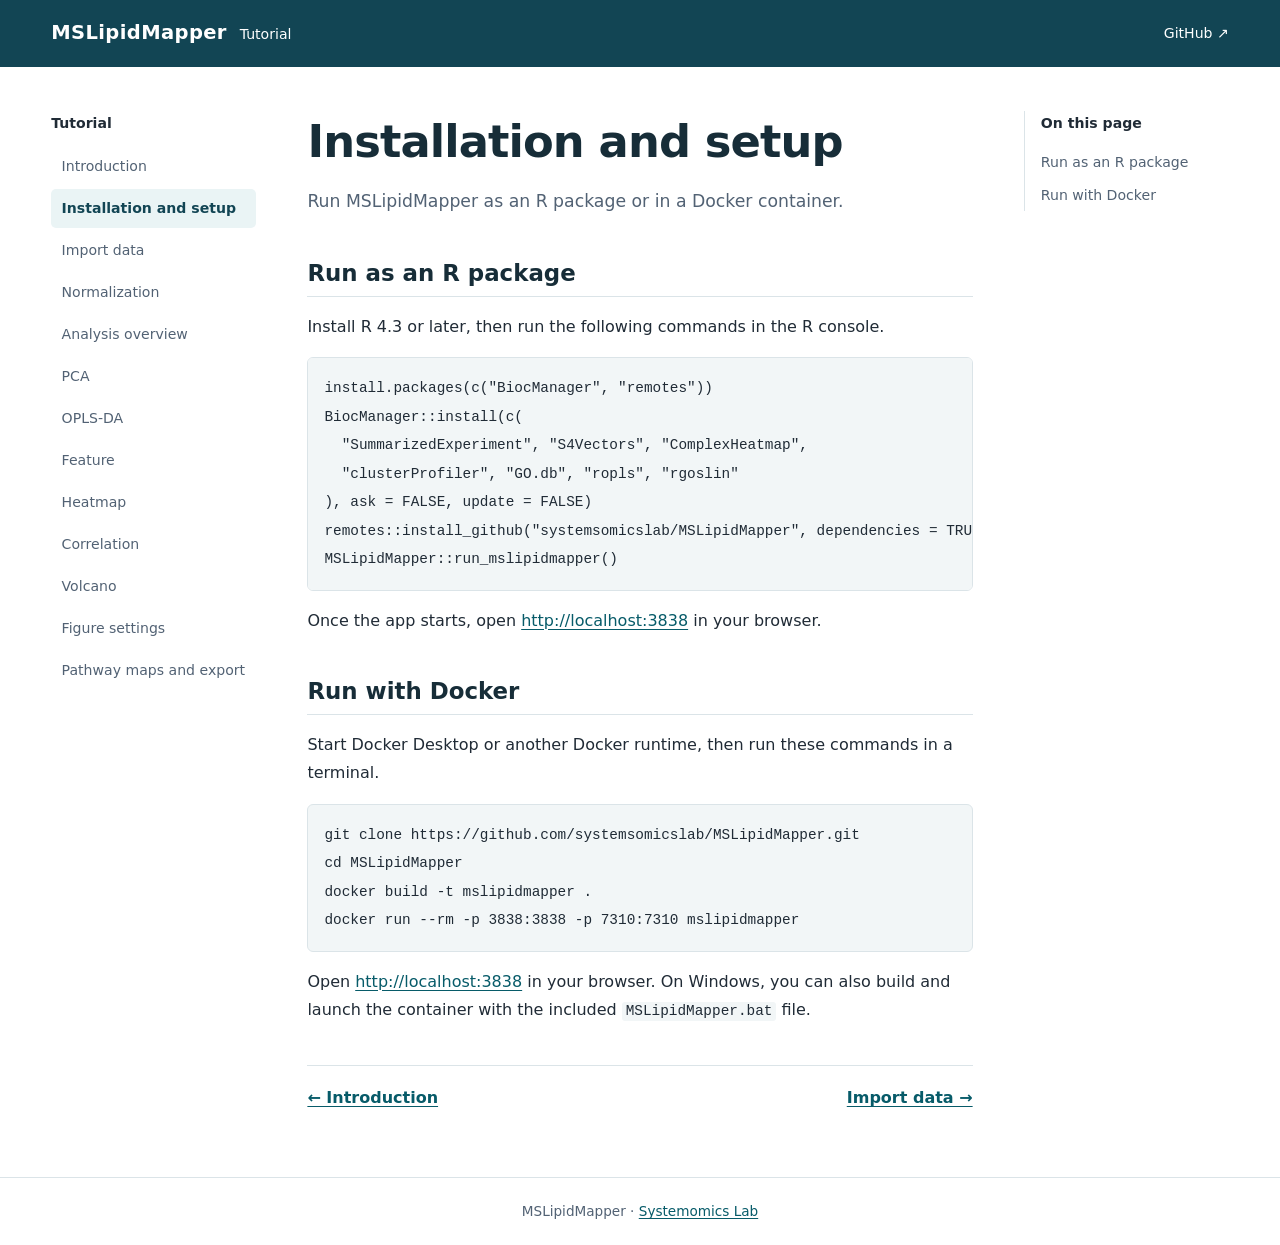
<file: setup.html>
<!doctype html>
<html lang="en">
<head>
<meta charset="utf-8">
<meta name="viewport" content="width=device-width, initial-scale=1">
<meta name="description" content="Run MSLipidMapper as an R package or in a Docker container.">
<title>Installation and setup | MSLipidMapper Tutorial</title>
<link rel="stylesheet" href="assets/site.css">
</head>
<body>
<a class="skip" href="#content">Skip to main content</a>
<header><div class="top"><a class="brand" href="index.html"><strong>MSLipidMapper</strong><span>Tutorial</span></a><a class="source" href="https://github.com/systemsomicslab/MSLipidMapper">GitHub ↗</a></div></header>
<div class="layout">
<nav class="chapters" aria-label="Chapters"><p>Tutorial</p><a href="index.html">Introduction</a>
<a href="setup.html" aria-current="page">Installation and setup</a>
<a href="import.html">Import data</a>
<a href="normalization.html">Normalization</a>
<a href="analysis.html">Analysis overview</a>
<a href="pca.html">PCA</a>
<a href="oplsda.html">OPLS-DA</a>
<a href="feature.html">Feature</a>
<a href="heatmap.html">Heatmap</a>
<a href="correlation.html">Correlation</a>
<a href="volcano.html">Volcano</a>
<a href="figure-settings.html">Figure settings</a>
<a href="pathway.html">Pathway maps and export</a>
</nav>
<main id="content">
<h1>Installation and setup</h1>
<p class="lead">Run MSLipidMapper as an R package or in a Docker container.</p>
<section aria-labelledby="r"><h2 id="r">Run as an R package</h2><p>Install R 4.3 or later, then run the following commands in the R console.</p><pre><code>install.packages(c("BiocManager", "remotes"))
BiocManager::install(c(
  "SummarizedExperiment", "S4Vectors", "ComplexHeatmap",
  "clusterProfiler", "GO.db", "ropls", "rgoslin"
), ask = FALSE, update = FALSE)
remotes::install_github("systemsomicslab/MSLipidMapper", dependencies = TRUE)
MSLipidMapper::run_mslipidmapper()</code></pre><p>Once the app starts, open <a href="http://localhost:3838">http://localhost:3838</a> in your browser.</p></section>
<section aria-labelledby="docker"><h2 id="docker">Run with Docker</h2><p>Start Docker Desktop or another Docker runtime, then run these commands in a terminal.</p><pre><code>git clone https://github.com/systemsomicslab/MSLipidMapper.git
cd MSLipidMapper
docker build -t mslipidmapper .
docker run --rm -p 3838:3838 -p 7310:7310 mslipidmapper</code></pre><p>Open <a href="http://localhost:3838">http://localhost:3838</a> in your browser. On Windows, you can also build and launch the container with the included <code>MSLipidMapper.bat</code> file.</p></section>
<nav class="pager" aria-label="Previous and next chapters"><a href="index.html">← Introduction</a><a href="import.html">Import data →</a></nav>
</main>
<nav class="toc" aria-label="Page contents"><p>On this page</p><a href="#r">Run as an R package</a>
<a href="#docker">Run with Docker</a></nav>
</div>
<footer>MSLipidMapper · <a href="https://github.com/systemsomicslab">Systemomics Lab</a></footer>
</body>
</html>
</file>
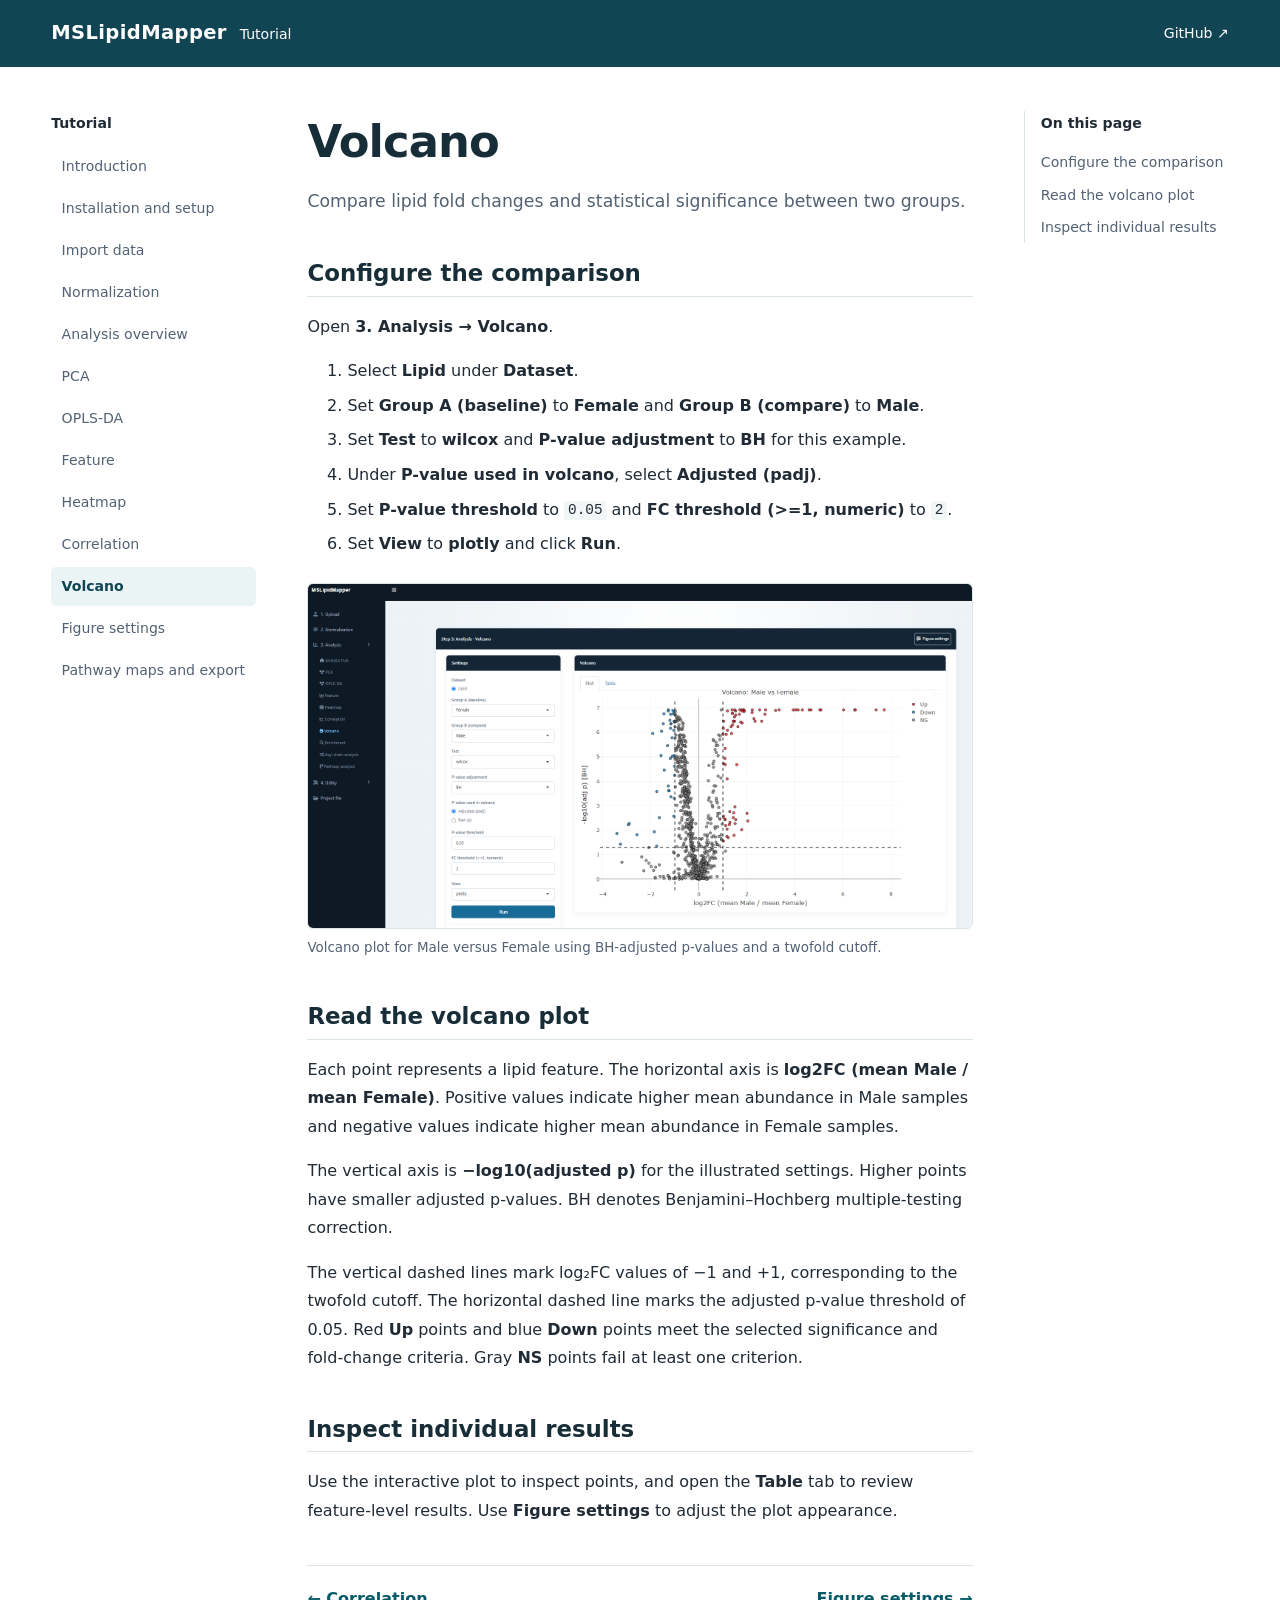
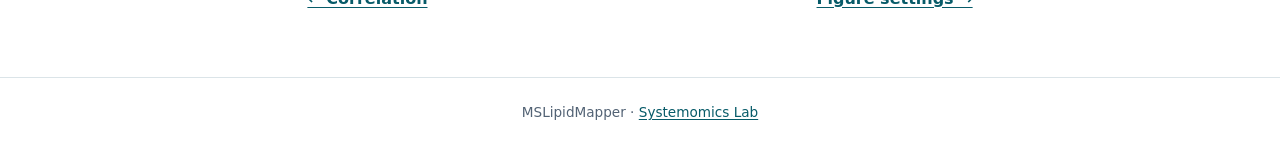
<file: volcano.html>
<!doctype html>
<html lang="en">
<head>
<meta charset="utf-8">
<meta name="viewport" content="width=device-width, initial-scale=1">
<meta name="description" content="Compare lipid fold changes and statistical significance between two groups.">
<title>Volcano | MSLipidMapper Tutorial</title>
<link rel="stylesheet" href="assets/site.css">
</head>
<body>
<a class="skip" href="#content">Skip to main content</a>
<header><div class="top"><a class="brand" href="index.html"><strong>MSLipidMapper</strong><span>Tutorial</span></a><a class="source" href="https://github.com/systemsomicslab/MSLipidMapper">GitHub ↗</a></div></header>
<div class="layout">
<nav class="chapters" aria-label="Chapters"><p>Tutorial</p><a href="index.html">Introduction</a>
<a href="setup.html">Installation and setup</a>
<a href="import.html">Import data</a>
<a href="normalization.html">Normalization</a>
<a href="analysis.html">Analysis overview</a>
<a href="pca.html">PCA</a>
<a href="oplsda.html">OPLS-DA</a>
<a href="feature.html">Feature</a>
<a href="heatmap.html">Heatmap</a>
<a href="correlation.html">Correlation</a>
<a href="volcano.html" aria-current="page">Volcano</a>
<a href="figure-settings.html">Figure settings</a>
<a href="pathway.html">Pathway maps and export</a>
</nav>
<main id="content"><h1>Volcano</h1><p class="lead">Compare lipid fold changes and statistical significance between two groups.</p><section aria-labelledby="run"><h2 id="run">Configure the comparison</h2>
<p>Open <strong>3. Analysis → Volcano</strong>.</p>
<ol><li>Select <strong>Lipid</strong> under <strong>Dataset</strong>.</li><li>Set <strong>Group A (baseline)</strong> to <strong>Female</strong> and <strong>Group B (compare)</strong> to <strong>Male</strong>.</li><li>Set <strong>Test</strong> to <strong>wilcox</strong> and <strong>P-value adjustment</strong> to <strong>BH</strong> for this example.</li><li>Under <strong>P-value used in volcano</strong>, select <strong>Adjusted (padj)</strong>.</li><li>Set <strong>P-value threshold</strong> to <code>0.05</code> and <strong>FC threshold (&gt;=1, numeric)</strong> to <code>2</code>.</li><li>Set <strong>View</strong> to <strong>plotly</strong> and click <strong>Run</strong>.</li></ol><figure class="screenshot"><a href="assets/volcano-settings-result.png"><img src="assets/volcano-settings-result.png" alt="Volcano settings comparing Male against Female using Wilcoxon, BH-adjusted p-values, threshold 0.05, and fold-change threshold 2, beside an interactive volcano plot." loading="lazy"></a><figcaption>Volcano plot for Male versus Female using BH-adjusted p-values and a twofold cutoff.</figcaption></figure></section><section aria-labelledby="interpret"><h2 id="interpret">Read the volcano plot</h2>
<p>Each point represents a lipid feature. The horizontal axis is <strong>log2FC (mean Male / mean Female)</strong>. Positive values indicate higher mean abundance in Male samples and negative values indicate higher mean abundance in Female samples.</p>
<p>The vertical axis is <strong>−log10(adjusted p)</strong> for the illustrated settings. Higher points have smaller adjusted p-values. BH denotes Benjamini–Hochberg multiple-testing correction.</p>
<p>The vertical dashed lines mark log₂FC values of −1 and +1, corresponding to the twofold cutoff. The horizontal dashed line marks the adjusted p-value threshold of 0.05. Red <strong>Up</strong> points and blue <strong>Down</strong> points meet the selected significance and fold-change criteria. Gray <strong>NS</strong> points fail at least one criterion.</p></section>
<section aria-labelledby="table"><h2 id="table">Inspect individual results</h2>
<p>Use the interactive plot to inspect points, and open the <strong>Table</strong> tab to review feature-level results. Use <strong>Figure settings</strong> to adjust the plot appearance.</p></section><nav class="pager" aria-label="Previous and next chapters"><a href="correlation.html">← Correlation</a><a href="figure-settings.html">Figure settings →</a></nav></main>
<nav class="toc" aria-label="Page contents"><p>On this page</p><a href="#run">Configure the comparison</a><a href="#interpret">Read the volcano plot</a><a href="#table">Inspect individual results</a></nav>
</div>
<footer>MSLipidMapper · <a href="https://github.com/systemsomicslab">Systemomics Lab</a></footer>
</body>
</html>
</file>
<file: assets/site.css>
:root{color-scheme:light;--ink:#202b36;--muted:#526274;--brand:#075b69;--deep:#124554;--line:#dbe4e8;--tint:#eaf4f5}
*{box-sizing:border-box}
html{scroll-padding-top:1.5rem}
body{margin:0;color:var(--ink);background:#fff;font-family:system-ui,sans-serif;font-size:16px;line-height:1.78;overflow-wrap:anywhere}
a{color:var(--brand);text-underline-offset:.18em}
a:hover{text-decoration-thickness:2px}
a:focus-visible{outline:2px solid currentColor;outline-offset:3px}
header{background:var(--deep);color:#fff}
.top{max-width:1400px;margin:auto;padding:1rem clamp(1rem,4vw,3.5rem);display:flex;align-items:center;justify-content:space-between;gap:1rem}
.top a{color:inherit;text-decoration:none}
.brand{display:flex;align-items:baseline;flex-wrap:wrap;gap:0 .8rem}
.brand strong{font-size:1.22rem;letter-spacing:.02em}
.brand span,.source{font-size:.88rem}
.layout{display:grid;grid-template-columns:205px minmax(0,1fr) 205px;gap:clamp(1.6rem,4vw,4rem);max-width:1400px;margin:auto;padding:2.75rem clamp(1rem,4vw,3.5rem) 4rem;align-items:start}
.chapters,.toc{position:sticky;top:1.5rem;font-size:.88rem}
.chapters p,.toc p{font-weight:700;margin:0 0 .7rem;color:var(--ink)}
.chapters a,.toc a{display:block;text-decoration:none;color:var(--muted)}
.chapters a{padding:.45rem .65rem;margin-bottom:.16rem;border-radius:5px}
.chapters a[aria-current]{color:var(--deep);background:var(--tint);font-weight:700}
.chapters a:hover,.toc a:hover{color:var(--brand);text-decoration:underline}
.toc{border-left:1px solid var(--line);padding-left:1rem}
.toc a{padding:.22rem 0}
h1,h2{line-height:1.4;color:#172d38}
h1{font-size:clamp(1.85rem,3.6vw,2.8rem);margin:0 0 .8rem;letter-spacing:-.02em}
.lead{font-size:1.08rem;color:var(--muted);margin:0}
section{margin-top:2.5rem}
h2{font-size:1.43rem;margin:0 0 .9rem;padding-bottom:.43rem;border-bottom:1px solid var(--line)}
figure{margin:1.2rem 0}
figure a{display:block}
img{display:block;width:100%;height:auto;border:1px solid var(--line);border-radius:6px}
figcaption{font-size:.84rem;color:var(--muted);margin-top:.45rem}
li+li{margin-top:.38rem}
.workflow{padding-left:1.6rem}
.workflow li{padding:.35rem 0}
.workflow a{font-weight:700}
.workflow span{display:block;color:var(--muted)}
pre{background:#f2f6f7;border:1px solid var(--line);border-radius:6px;padding:1rem;overflow:auto;white-space:pre}
code{font-family:"Cascadia Code",Consolas,monospace;font-size:.9em}
:not(pre)>code{background:#f2f6f7;padding:.1em .27em;border-radius:3px}
.pager{display:flex;justify-content:space-between;gap:1rem;border-top:1px solid var(--line);padding-top:1.15rem;margin-top:2.5rem;font-weight:650}
footer{text-align:center;padding:1.35rem;border-top:1px solid var(--line);font-size:.85rem;color:var(--muted)}
.skip{position:absolute;left:.5rem;top:.5rem;transform:translateY(-200%);background:white;padding:.4rem .8rem;z-index:1}
.skip:focus{transform:none}
@media(max-width:1100px){.layout{grid-template-columns:170px minmax(0,1fr) 145px;gap:1.6rem}}
@media(max-width:860px){.layout{grid-template-columns:160px minmax(0,1fr)}.toc{grid-column:2;grid-row:1;position:static}.chapters{grid-row:1 / span 2}main{grid-column:2}}
@media(max-width:590px){.layout{display:flex;flex-direction:column;align-items:stretch;padding-top:1.15rem;gap:1.2rem}.chapters{position:static;padding-bottom:.65rem;border-bottom:1px solid var(--line)}.chapters p{margin-bottom:.25rem}.chapters a{display:inline-block;padding:.3rem .5rem}.toc{order:1}main{order:2}.top{padding:.8rem 1rem}.pager{font-size:.9rem}}
/* Import tutorial tables and screenshot spaces */
.table-scroll{overflow-x:auto}
table{width:100%;border-collapse:collapse;margin:1rem 0;font-size:.94rem;border:1px solid #b8c9cf}
th,td{text-align:left;vertical-align:top;border:1px solid #b8c9cf;padding:.75rem .85rem;line-height:1.6}
th{background:#eaf4f5;color:#172d38;font-weight:700}
tbody tr:nth-child(even){background:#f7fafb}
.table-scroll table{min-width:560px}
.table-scroll th:first-child{width:25%}
.table-scroll th:nth-child(3){width:23%}
h3{font-size:1.12rem;margin:1.6rem 0 .6rem}
.screenshot{margin:1.5rem 0}
.screenshot-placeholder{min-height:280px;aspect-ratio:16/9;border:2px dashed #91aeb5;border-radius:6px;background:#f2f7f8;display:flex;flex-direction:column;align-items:center;justify-content:center;gap:.7rem;padding:1.5rem;text-align:center;color:#405962}
.screenshot-placeholder strong{font-size:1.05rem}
.screenshot-placeholder span{max-width:34rem;font-size:.93rem}
@media(max-width:590px){.screenshot-placeholder{min-height:220px}}
</file>
